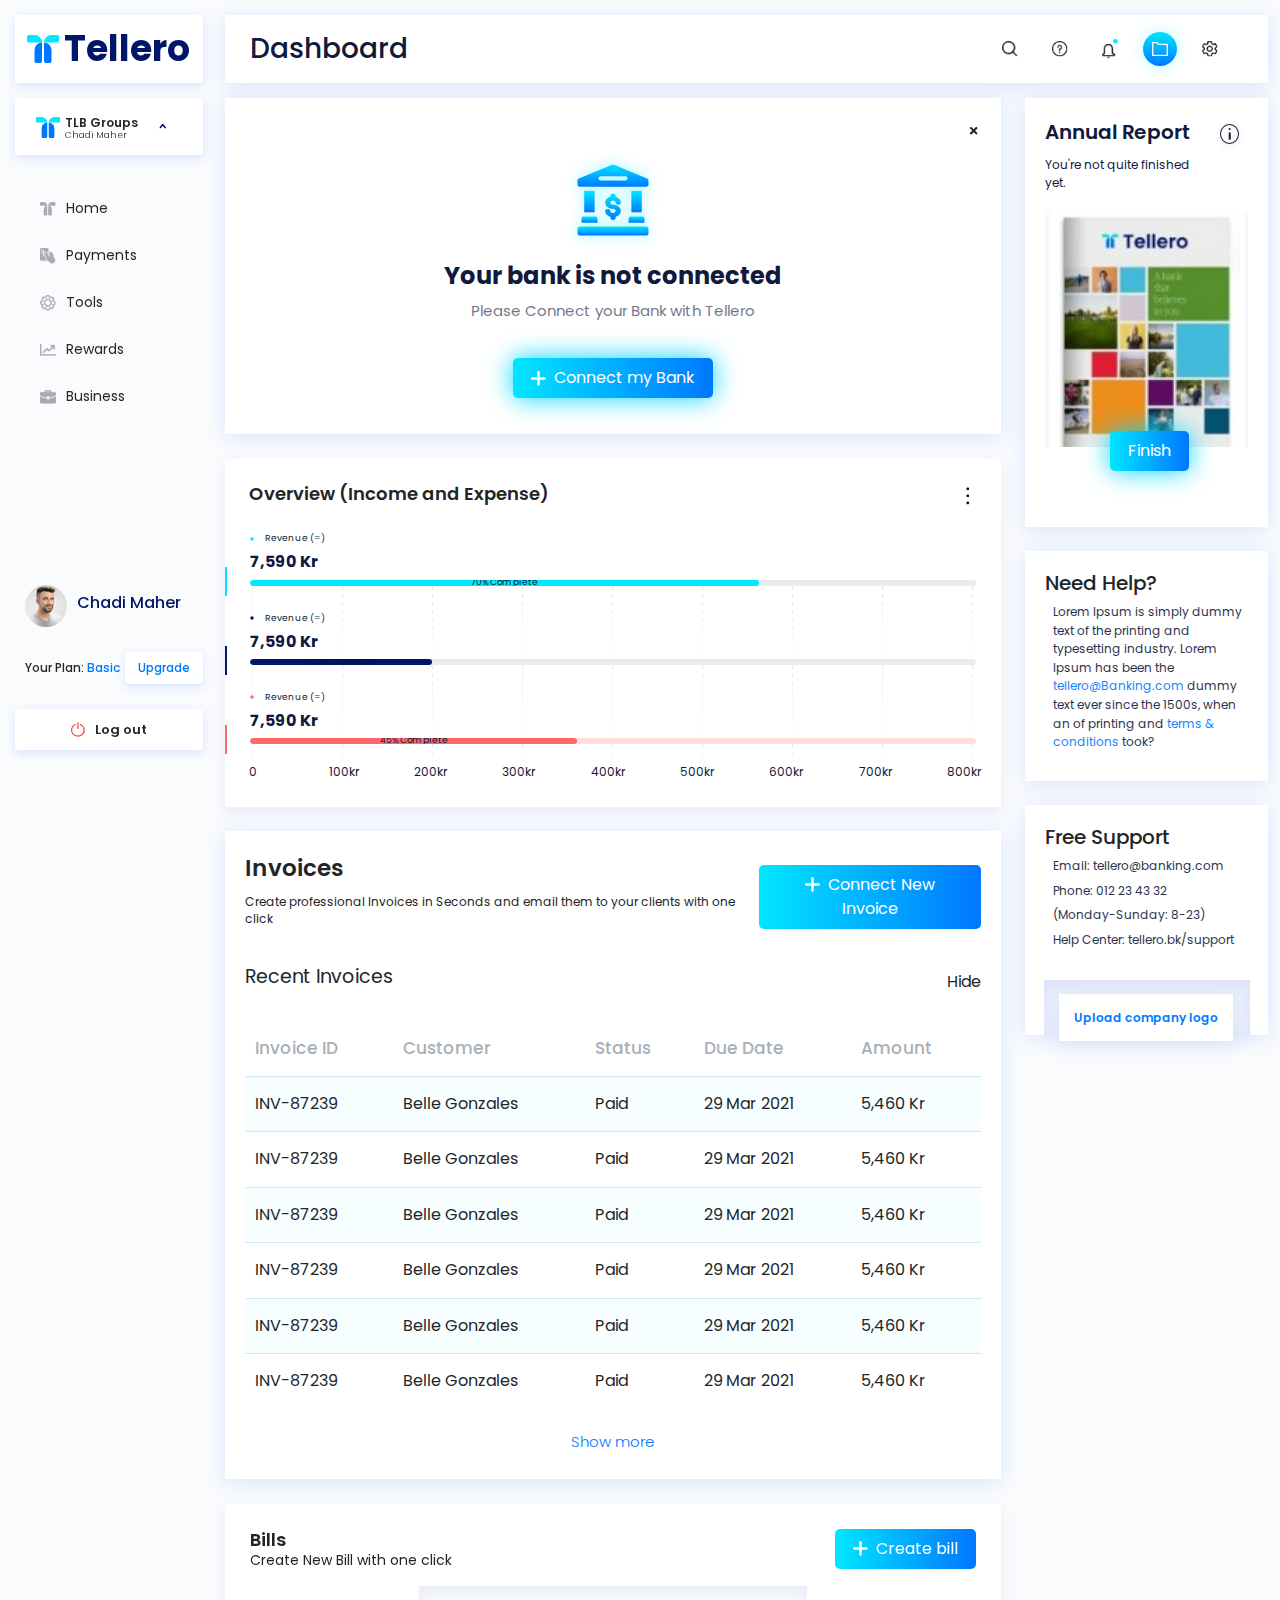
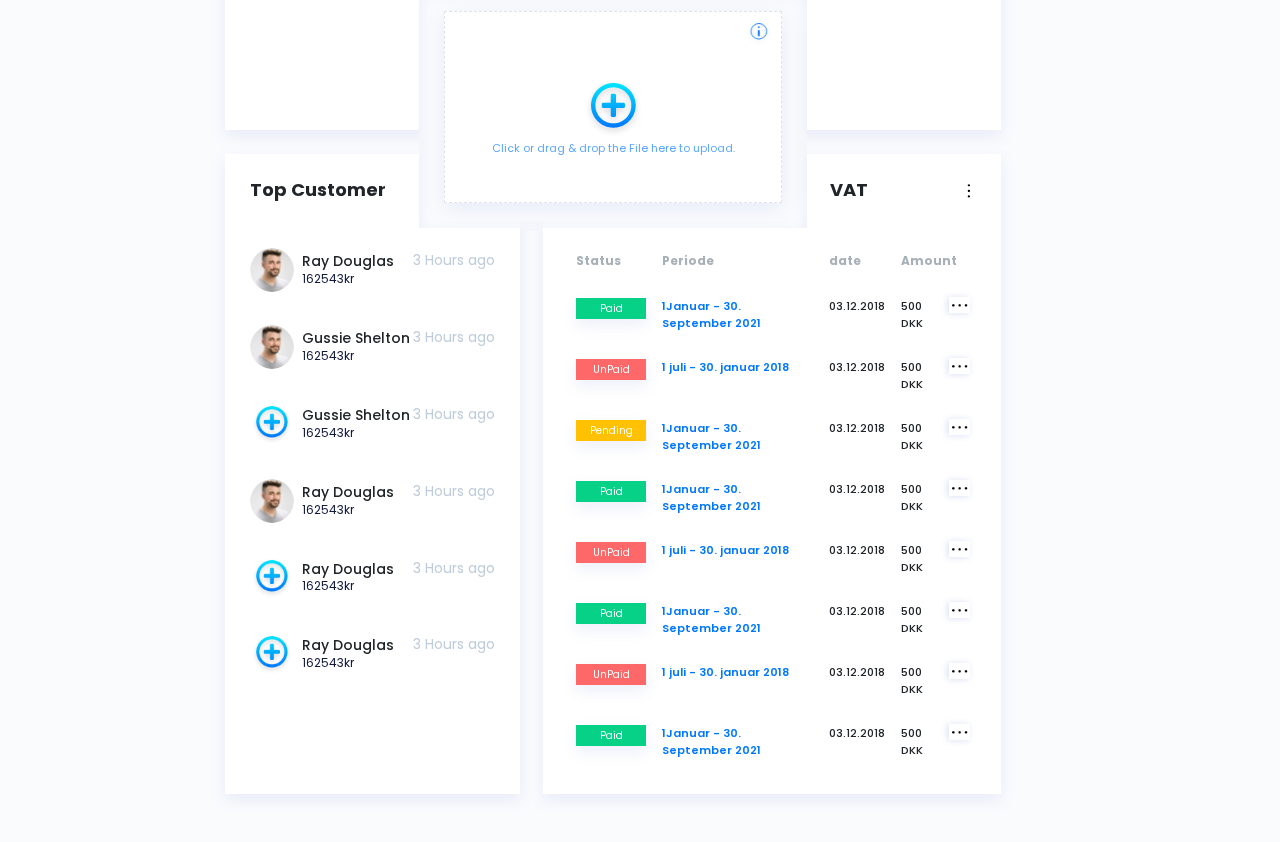
<file: index.html>
<!DOCTYPE html>
<html lang="en">

<head>
    <meta charset="UTF-8">
    <meta http-equiv="X-UA-Compatible" content="IE=edge">
    <meta name="viewport" content="width=device-width, initial-scale=1.0">
    <link rel="stylesheet" href="css/style.css">
    <link rel="stylesheet" href="css/bootstrap.min.css">
    <link
        href="https://fonts.googleapis.com/css2?family=Poppins:ital,wght@0,100;0,200;0,300;0,400;0,500;0,600;0,700;0,800;0,900;1,200;1,300;1,600&display=swap"
        rel="stylesheet">
    <link rel="stylesheet" href="https://pro.fontawesome.com/releases/v5.10.0/css/all.css"
        integrity="sha384-AYmEC3Yw5cVb3ZcuHtOA93w35dYTsvhLPVnYs9eStHfGJvOvKxVfELGroGkvsg+p" crossorigin="anonymous" />
    <title>Tellero</title>
</head>

<body>
    <div class="container-fluid main">
        <div class="row">
            <div class="col-lg-2 col-md-12 p-0">
                <!-- left slide start  -->
                <section class="left-sidebar d-none d-sm-none d-md-block">
                    <div>
                        <div class="logo d-flex justify-content-center align-items-center">
                            <div><img src="images/logo.svg" /></div>
                            <div>
                                <p>Tellero</p>
                            </div>
                        </div>
                        <div class="tbl-container d-flex justify-content-between bg-white position-relative">
                            <div class="d-flex justify-content-center align-items-center">
                                <div><img src="images/logo.svg" /></div>
                                <div class="tlb d-flex flex-column">
                                    <p>TLB Groups</p>
                                    <span>Chadi Maher</span>
                                </div>
                            </div>
                            <div>
                                <div class="dropdown-icon" id="rotate-image">
                                    <img src="images/arrow-down.svg" onclick="toggleDropdown()" />
                                </div>
                                <div id="myDropdown" class="dropdown-content">
                                    <section>
                                        <div class="setting-dropdown d-flex justify-content-center align-items-center">
                                            <div class="inner-setting">
                                                <div
                                                    class="top-container d-flex justify-content-center align-items-center">
                                                    <img src="images/add.png" />
                                                    <h5 class="m-0">Add a business</h5>
                                                </div>
                                                <ul class="nav flex-column">
                                                    <li class="nav-item">
                                                        <a class="nav-link" href="#">Settings</a>
                                                    </li>
                                                    <li class="nav-item">
                                                        <a class="nav-link" href="#">Get Help</a>
                                                    </li>
                                                    <li class="nav-item">
                                                        <a class="nav-link" href="#">Log out</a>
                                                    </li>
                                                </ul>
                                            </div>
                                        </div>
                                    </section>
                                </div>
                            </div>

                        </div>
                        <div class="left-nav">
                            <ul class="nav flex-column">
                                <li class="nav-item">
                                    <a class="nav-link" href="#"> <img src="images/home.png" /><span>Home</span></a>
                                </li>
                                <li class="nav-item">
                                    <a class="nav-link" href="#"> <img
                                            src="images/pyament.png" /><span>Payments</span></a>
                                </li>
                                <li class="nav-item">
                                    <a class="nav-link" href="#"> <img src="images/tool.png" /><span>Tools</span></a>
                                </li>
                                <li class="nav-item">
                                    <a class="nav-link" href="#"> <img
                                            src="images/reward.png" /><span>Rewards</span></a>
                                </li>
                                <li class="nav-item">
                                    <a class="nav-link" href="#"> <img
                                            src="images/bussiness.png" /><span>Business</span></a>
                                </li>
                            </ul>
                        </div>
                        <div class="leftside-bottom">
                            <div class="profile d-flex justify-content-start align-items-center">
                                <div>
                                    <img src="images/profile.png" />
                                </div>
                                <div>
                                    <p>Chadi Maher</p>
                                </div>
                            </div>
                            <div class="plan d-flex justify-content-between align-items-center">
                                <div class="d-flex align-items-center">
                                    <p>Your Plan: </p><span> Basic</span>
                                </div>
                                <div>
                                    <button type="button" class="btn btn-white">Upgrade</button>
                                </div>
                            </div>
                            <div class="logout">
                                <a href="#" class="d-flex justify-content-center align-items-center"><img
                                        src="images/signoff.png" /> Log out</a>
                            </div>
                        </div>
                </section>
                <!-- left side end -->
                <!-- responsive -->
                <section class="d-block d-sm-block d-md-none">
                    <div class="mobile-header">
                        <div class="left-sidebar position-relative w-100">
                            <div class="logo d-flex align-items-center justify-content-between">
                                <div class="d-flex align-items-center">
                                    <div><img src="images/logo.svg" /></div>
                                    <div>
                                        <p>Tellero</p>
                                    </div>
                                </div>
                                <div class="openbtn" onclick="openNav()"><img src="images/humberger.png" /></div>
                            </div>

                            <!-- <div class="tbl-container mobile-tbl d-flex justify-content-between bg-white" id="popUpDown">
                                <div class="d-flex justify-content-center align-items-center">
                                    <div class="tlb d-flex flex-column">
                                        <p>TLB Groups</p>
                                        <span>Chadi Maher</span>
                                    </div>
                                </div>
                                <div>
                                    <img src="images/arrow-down.svg" />
                                </div>
                            </div> -->
                        </div>
                        <!-- <div class="popup-down" id="popup-down">
                            <div class="close-icon" id="close-icon">
                            </div>
                            <section>
                                <div class="setting-popup d-flex justify-content-center align-items-center">
                                    <div class="inner-setting">
                                        <div class="top-container d-flex justify-content-center align-items-center">
                                            <img src="images/add.png" />
                                            <h5 class="m-0">Add a business</h5>
                                        </div>
                                        <ul class="nav flex-column">
                                            <li class="nav-item">
                                                <a class="nav-link" href="#">Settings</a>
                                            </li>
                                            <li class="nav-item">
                                                <a class="nav-link" href="#">Get Help</a>
                                            </li>
                                            <li class="nav-item">
                                                <a class="nav-link" href="#">Log out</a>
                                            </li>
                                        </ul>
                                    </div>
                                </div>
                            </section>
                        </div> -->
                        <div
                            class="humberger-container d-flex justify-content-between align-items-center position-relative">

                            <div>
                                <h5>Dashboard</h5>
                            </div>
                            <div id="navRight"><img src="images/arrow-left.png" /></div>
                            <div id="nav-links" class="position-absolute nav-links">
                                <section>
                                    <div class="icon-nav content-container">
                                        <ul class="nav header justify-content-end">
                                            <li class="nav-item">
                                                <a class="nav-link" aria-current="page" href="#"><img
                                                        src="images/serach.png" /></a>
                                            </li>
                                            <li class="nav-item">
                                                <a class="nav-link" href="#"><img src="/images/information.png" /></a>
                                            </li>
                                            <li class="nav-item">
                                                <a class="nav-link" href="#"><img src="images/Group 2463.png" /></a>
                                            </li>
                                            <li class="nav-item active-icon">
                                                <a class="nav-link active" href="#"><img src="images/folder.svg" /></a>
                                            </li>
                                            <li class="nav-item">
                                                <a class="nav-link" href="#"><img src="images/setting.png" /></a>
                                            </li>
                                        </ul>
                                        <div class="right-icon" id="close-nav">
                                            <img src="images/arrow-right.png" />
                                        </div>
                                    </div>
                                </section>
                            </div>
                        </div>

                        <!-- </div> -->
                        <!-- left slide start  -->
                        <section id="mySidepanel" class="left-sidebar sidepanel">
                            <div class="mobile-sidebar">
                                <div class="closebtn">
                                    <a href="javascript:void(0)" onclick="closeNav()"><img src="images/close.png" /></a>
                                </div>
                                <div>
                                    <div class="logo d-flex align-items-center">
                                        <div><img src="images/logo.svg" /></div>
                                        <div>
                                            <p>Tellero</p>
                                        </div>
                                    </div>
                                    <div>
                                        <div class="tbl-container d-flex justify-content-between bg-white"
                                            onclick="toggleDropdownNav()">
                                            <div class="d-flex justify-content-center align-items-center">
                                                <div><img src="images/logo.svg" /></div>
                                                <div class="tlb d-flex flex-column">
                                                    <p>TLB Groups</p>
                                                    <span>Chadi Maher</span>
                                                </div>
                                            </div>
                                            <div id="rotate-image-m" class="rotate-image-m">
                                                <img src="images/arrow-down.svg" />
                                            </div>
                                        </div>
                                        <div id="myIdDropdown" class="dropdown-content">

                                            <section>
                                                <div
                                                    class="setting-popup d-flex justify-content-center align-items-center">
                                                    <div class="inner-setting">
                                                        <div
                                                            class="top-container d-flex justify-content-center align-items-center">
                                                            <img src="images/add.png" />
                                                            <h5 class="m-0">Add a business</h5>
                                                        </div>
                                                        <ul class="nav flex-column">
                                                            <li class="nav-item">
                                                                <a class="nav-link" href="#">Settings</a>
                                                            </li>
                                                            <li class="nav-item">
                                                                <a class="nav-link" href="#">Get Help</a>
                                                            </li>
                                                            <li class="nav-item">
                                                                <a class="nav-link" href="#">Log out</a>
                                                            </li>
                                                        </ul>
                                                    </div>
                                                </div>
                                            </section>
                                        </div>
                                    </div>
                                </div>
                                <div class="left-nav ">
                                    <ul class="nav flex-column">
                                        <li class="nav-item">
                                            <a class="nav-link" href="#"> <img
                                                    src="images/home.png" /><span>Home</span></a>
                                        </li>
                                        <li class="nav-item">
                                            <a class="nav-link" href="#"> <img
                                                    src="images/pyament.png" /><span>Payments</span></a>
                                        </li>
                                        <li class="nav-item">
                                            <a class="nav-link" href="#"> <img
                                                    src="images/tool.png" /><span>Tools</span></a>
                                        </li>
                                        <li class="nav-item">
                                            <a class="nav-link" href="#"> <img
                                                    src="images/reward.png" /><span>Rewards</span></a>
                                        </li>
                                        <li class="nav-item">
                                            <a class="nav-link" href="#"> <img
                                                    src="images/bussiness.png" /><span>Business</span></a>
                                        </li>
                                    </ul>
                                </div>
                                <div class="leftside-bottom">
                                    <div class="profile d-flex justify-content-start align-items-center">
                                        <div>
                                            <img src="images/profile.png" />
                                        </div>
                                        <div>
                                            <p>Chadi Maher</p>
                                        </div>
                                    </div>
                                    <div class="plan d-flex justify-content-between align-items-center">
                                        <div class="d-flex align-items-center">
                                            <p>Your Plan: </p><span> Basic</span>
                                        </div>
                                        <div>
                                            <button type="button" class="btn btn-white">Upgrade</button>
                                        </div>
                                    </div>
                                    <div class="logout">
                                        <a href="#" class="d-flex justify-content-center align-items-center"><img
                                                src="images/signoff.png" /> Log out</a>
                                    </div>
                                </div>

                            </div>
                        </section>
                        <!-- left side end -->
                </section>
                <!-- responsive -->
            </div>
            <div class="col-lg-10 col-md-12 content-container">
                <!-- section header -->

                <div class="d-none d-sm-none d-md-block">
                    <div class="row header d-flex justify-content-center align-items-center ">
                        <div class="col-md-8">
                            <div>
                                <h1>Dashboard</h1>
                            </div>
                        </div>
                        <div class="col-md-4">
                            <ul class="nav header-nav justify-content-end">
                                <li class="nav-item">
                                    <a class="nav-link" aria-current="page" href="#"><img src="images/serach.png" /></a>
                                </li>
                                <li class="nav-item">
                                    <a class="nav-link" href="#"><img src="images/information.png" /></a>
                                </li>
                                <li class="nav-item">
                                    <a class="nav-link" href="#"><img src="images/Group 2463.png" /></a>
                                </li>
                                <li class="nav-item ">
                                    <a class="nav-link active" href="#"><img src="images/folder.svg" /></a>
                                </li>
                                <li class="nav-item">
                                    <a class="nav-link" href="#"><img src="images/setting.png" /></a>
                                </li>

                            </ul>
                        </div>
                    </div>
                </div>
                <!-- section header end -->
                <div class="row">
                    <div class="col-md-9">
                        <!-- bank section start  -->
                        <section class="bank-container content-box">
                            <div class="d-flex justify-content-end">
                                <div><img src="images/smallcross.png" /></div>
                            </div>
                            <div class="d-flex justify-content-center align-items-center flex-column">
                                <div><img src="images/bank.png" /></div>
                                <div class="bank-content">
                                    <h5>Your bank is not connected</h5>
                                    <p>Please Connect your Bank with Tellero</p>
                                </div>
                                <div>
                                    <button class="btn-custom btn-shadow my-3"><img src="images/plus.png"
                                            alt=""><span>Connect my
                                            Bank</span></button>
                                </div>
                            </div>
                        </section>
                        <!-- bank section end  -->
                        <section class="right-sidebar mb-4 d-block d-sm-block d-md-none">
                            <div class="box-image ">
                                <div class="d-flex justify-content-between">
                                    <div class="right-top">
                                        <h5>Annual Report</h5>
                                        <p>You're not quite finished yet.</p>
                                    </div>
                                    <div><img src="images/info.png" /></div>
                                </div>
                                <div class="portfolio-image position-relative">
                                    <div class="demo">
                                        <img src="images/demoimage.jpg" />
                                    </div>
                                    <div class="finish">
                                        <button class="btn-custom btn-shadow"><span>Finish</span></button>
                                    </div>
                                </div>
                            </div>
                        </section>
                        <!-- income and expense start-->
                        <section class="bg-white shadow-common pb-4 mb-4">
                            <div>
                                <div class="d-flex expense-head justify-content-between headings pb-2 px-4 pt-4">
                                    <div>
                                        <h6>Overview (Income and Expense)</h6>
                                    </div>
                                    <div>
                                        <img src="./images/dots.png">
                                    </div>
                                </div>
                                <div>
                                    <!-- progress bar -->
                                    <div class="progress-single revenue">
                                        <div>
                                            <div class="primary-svg">
                                                <svg xmlns="http://www.w3.org/2000/svg" width="18" height="18"
                                                    fill="currentColor" class="bi bi-dot" viewBox="0 0 16 16">
                                                    <path d="M8 9.5a1.5 1.5 0 1 0 0-3 1.5 1.5 0 0 0 0 3z" />
                                                </svg>
                                                <span>Revenue (=)</span>
                                            </div>
                                        </div>
                                        <div class="position-relative">
                                            <h6>7,590 Kr</h6>
                                            <div class="progress">
                                                <div class="progress-bar" role="progressbar" aria-valuenow="70"
                                                    aria-valuemin="0" aria-valuemax="100" style="width:70%">
                                                    <span class="sr-only">70% Complete</span>
                                                </div>
                                            </div>
                                            <div
                                                class="d-flex justify-content-between position-absolute w-100 line-settings">
                                                <div class="line"></div>
                                                <div class="line"></div>
                                                <div class="line"></div>
                                                <div class="line"></div>
                                                <div class="line"></div>
                                                <div class="line"></div>
                                                <div class="line"></div>
                                                <div class="line"></div>
                                                <div class="line"></div>
                                            </div>
                                        </div>
                                    </div>
                                    <!-- progress bar  -->
                                    <!-- progress bar -->
                                    <div class="progress-single expenses">
                                        <div>
                                            <div class="primary-svg">
                                                <svg xmlns="http://www.w3.org/2000/svg" width="18" height="18"
                                                    fill="currentColor" class="bi bi-dot" viewBox="0 0 16 16">
                                                    <path d="M8 9.5a1.5 1.5 0 1 0 0-3 1.5 1.5 0 0 0 0 3z" />
                                                </svg>
                                                <span>Revenue (=)</span>
                                            </div>
                                        </div>
                                        <div class="position-relative">
                                            <h6>7,590 Kr</h6>
                                            <div class="progress">
                                                <div class="progress-bar" role="progressbar" aria-valuenow="25"
                                                    aria-valuemin="0" aria-valuemax="100" style="width:25%">
                                                    <span class="sr-only">25% Complete</span>
                                                </div>
                                            </div>
                                            <div
                                                class="d-flex justify-content-between position-absolute w-100 line-settings">
                                                <div class="line"></div>
                                                <div class="line"></div>
                                                <div class="line"></div>
                                                <div class="line"></div>
                                                <div class="line"></div>
                                                <div class="line"></div>
                                                <div class="line"></div>
                                                <div class="line"></div>
                                                <div class="line"></div>
                                            </div>
                                        </div>
                                    </div>
                                    <!-- progress bar  -->
                                    <!-- progress bar -->
                                    <div class="progress-single loss">
                                        <div>
                                            <div class="primary-svg">
                                                <svg xmlns="http://www.w3.org/2000/svg" width="18" height="18"
                                                    fill="currentColor" class="bi bi-dot" viewBox="0 0 16 16">
                                                    <path d="M8 9.5a1.5 1.5 0 1 0 0-3 1.5 1.5 0 0 0 0 3z" />
                                                </svg>
                                                <span>Revenue (=)</span>
                                            </div>
                                        </div>
                                        <div class="position-relative">
                                            <h6>7,590 Kr</h6>
                                            <div class="progress">
                                                <div class="progress-bar" role="progressbar" aria-valuenow="45"
                                                    aria-valuemin="0" aria-valuemax="100" style="width:45%">
                                                    <span class="sr-only">45% Complete</span>
                                                </div>
                                            </div>
                                            <div
                                                class="d-flex justify-content-between position-absolute w-100 line-settings">
                                                <div class="line"></div>
                                                <div class="line"></div>
                                                <div class="line"></div>
                                                <div class="line"></div>
                                                <div class="line"></div>
                                                <div class="line"></div>
                                                <div class="line"></div>
                                                <div class="line"></div>
                                                <div class="line"></div>
                                            </div>
                                        </div>
                                    </div>
                                    <!-- progress bar  -->
                                </div>
                                <!-- scale  start -->
                                <div class="scale">
                                    <ul class="nav d-flex justify-content-between">
                                        <li>0</li>
                                        <li>100kr</li>
                                        <li>200kr</li>
                                        <li>300kr</li>
                                        <li>400kr</li>
                                        <li>500kr</li>
                                        <li>600kr</li>
                                        <li>700kr</li>
                                        <li>800kr</li>
                                    </ul>
                                </div>
                                <!-- scale end -->
                            </div>
                        </section>
                        <!-- income and expense end-->
                        <!-- invoice section start  -->
                        <section class="content-box d-none d-sm-none d-md-block">
                            <div class="invoice">
                                <div class="d-flex justify-content-between align-items-center">
                                    <div>
                                        <h5>Invoices</h5>
                                        <p>Create professional Invoices in Seconds and email them to your clients with
                                            one click</p>
                                    </div>
                                    <div>
                                        <button class="btn-custom "><img src="images/plus.png" alt=""><span>Connect New
                                                Invoice</span></button>
                                    </div>
                                </div>
                                <div class=" hide-container d-flex justify-content-between align-items-center">
                                    <h5>Recent Invoices</h5>
                                    <span>Hide</span>
                                </div>
                                <table class="table table-striped custom-table">
                                    <thead>
                                        <tr>
                                            <th scope="col">Invoice ID</th>
                                            <th scope="col">Customer</th>
                                            <th scope="col">Status</th>
                                            <th scope="col">Due Date</th>
                                            <th scope="col">Amount</th>
                                        </tr>
                                    </thead>
                                    <tbody>
                                        <tr>
                                            <td>INV-87239</th>
                                            <td>Belle Gonzales</td>
                                            <td>Paid</td>
                                            <td>29 Mar 2021</td>
                                            <td>5,460 Kr</td>
                                        </tr>
                                        <tr>
                                            <td>INV-87239</th>
                                            <td>Belle Gonzales</td>
                                            <td>Paid</td>
                                            <td>29 Mar 2021</td>
                                            <td>5,460 Kr</td>
                                        </tr>
                                        <tr>
                                            <td>INV-87239</th>
                                            <td>Belle Gonzales</td>
                                            <td>Paid</td>
                                            <td>29 Mar 2021</td>
                                            <td>5,460 Kr</td>
                                        </tr>
                                        <tr>
                                            <td>INV-87239</th>
                                            <td>Belle Gonzales</td>
                                            <td>Paid</td>
                                            <td>29 Mar 2021</td>
                                            <td>5,460 Kr</td>
                                        </tr>
                                        <tr>
                                            <td>INV-87239</th>
                                            <td>Belle Gonzales</td>
                                            <td>Paid</td>
                                            <td>29 Mar 2021</td>
                                            <td>5,460 Kr</td>
                                        </tr>
                                        <tr>
                                            <td>INV-87239</th>
                                            <td>Belle Gonzales</td>
                                            <td>Paid</td>
                                            <td>29 Mar 2021</td>
                                            <td>5,460 Kr</td>
                                        </tr>
                                    </tbody>
                                </table>
                                <div class="show-more d-flex justify-content-center align-items-center">
                                    <a href="#">Show more</a>
                                </div>
                            </div>
                        </section>
                        <!-- invoice section res start  -->
                        <section class="content-box d-block d-sm-block d-md-none">
                            <div class="invoice mob-invoice">
                                <div class="invoice-inner d-flex justify-content-center align-items-center flex-wrap">
                                    <div>
                                        <h5>Invoices</h5>
                                        <p>Create professional Invoices in Seconds and email them to your clients with
                                            one click</p>
                                    </div>
                                    <div class="d-flex justify-content-center align-items-center">
                                        <button class="btn-custom "><img src="images/plus.png" alt=""><span>Connect New
                                                Invoice</span></button>
                                    </div>
                                </div>
                                <div class=" hide-container d-flex justify-content-between align-items-center">
                                    <h5>Recent Invoices</h5>
                                    <span>Hide</span>
                                </div>
                                <table class="table table-striped custom-table">
                                    <thead>
                                        <tr>
                                            <th scope="col">Invoice ID /<br>Customer</th>
                                            <th scope="col">Status /<br>Due Date</th>
                                            <th scope="col">Amount</th>
                                        </tr>
                                    </thead>
                                    <tbody>
                                        <tr>
                                            <td>INV-87239 /<br> Belle Gonzales</th>
                                            <td>Paid /<br>29 Mar 2021</td>
                                            <td>5,460 Kr</td>
                                        </tr>
                                        <tr>
                                            <td>INV-87239 /<br> Belle Gonzales</th>
                                            <td>Paid /<br>29 Mar 2021</td>
                                            <td>5,460 Kr</td>
                                        </tr>
                                        <tr>
                                            <td>INV-87239 /<br> Belle Gonzales</th>
                                            <td>Paid /<br>29 Mar 2021</td>
                                            <td>5,460 Kr</td>
                                        </tr>
                                        <tr>
                                            <td>INV-87239 /<br> Belle Gonzales</th>
                                            <td>Paid /<br>29 Mar 2021</td>
                                            <td>5,460 Kr</td>
                                        </tr>
                                        <tr>
                                            <td>INV-87239 /<br> Belle Gonzales</th>
                                            <td>Paid /<br>29 Mar 2021</td>
                                            <td>5,460 Kr</td>
                                        </tr>
                                        <tr>
                                            <td>INV-87239 /<br> Belle Gonzales</th>
                                            <td>Paid /<br>29 Mar 2021</td>
                                            <td>5,460 Kr</td>
                                        </tr>

                                    </tbody>
                                </table>
                                <div class="show-more d-flex justify-content-center align-items-center">
                                    <a href="#">Show more</a>
                                </div>
                            </div>
                        </section>
                        <!-- invoice section res end  -->
                        <!-- invoice section end  -->
                        <!-- bill section start  -->
                        <section class="bill-section position-relative">
                            <div class="d-flex justify-content-between bill-top shadow-common headings custom-p-25">
                                <div>
                                    <h6>Bills</h6>
                                    <p>Create New Bill with one click</p>
                                </div>
                                <div>
                                    <button class="btn-custom"><img src="images/plus.png" alt=""><span>Create
                                            bill</span></button>
                                </div>
                            </div>
                            <div class="mid-container w-100 d-flex justify-content-center position-absolute">
                                <div>
                                    <div class="mid-content">
                                        <div class="d-flex justify-content-end set-image">
                                            <div><img src="./images/detail.png" /></div>
                                        </div>
                                        <div class="d-flex justify-content-center align-items-center upload-file">
                                            <div>
                                                <div class="d-flex justify-content-center"><img
                                                        src="./images/upload.png" /></div>
                                                <div class="add-file">
                                                    <p>Click or drag & drop the File here to upload.</p>
                                                </div>
                                            </div>
                                        </div>
                                    </div>
                                    <hr />
                                </div>
                            </div>
                            <div class="foot-container d-flex justify-content-center mt-4 ">
                                <div class="d-flex justify-content-between flex-wrap w-100 custom-width">
                                    <div class="bg-white heading-bold custom-p-25 shadow-common">
                                        <div class="mb-4">
                                            <h6 class="font-weight-bold">Top Customer</h6>
                                        </div>
                                        <!-- profile container start  -->
                                        <div class="d-flex justify-content-between pb-2 pt-4">
                                            <div class="d-flex">
                                                <div class="rounded-circle image-circle">
                                                    <img src="./images/men.png" />
                                                </div>
                                                <div class="profile-name">
                                                    <h6 class="mb-0">Ray Douglas</h6>
                                                    <p class="mb-0">162543kr</p>
                                                </div>
                                            </div>
                                            <div><span class="fs-14 c-gray">3 Hours ago</span></div>
                                        </div>
                                        <!-- profile container end -->
                                        <!-- profile container start  -->
                                        <div class="d-flex justify-content-between pb-2 pt-4">
                                            <div class="d-flex">
                                                <div class="rounded-circle image-circle">
                                                    <img src="./images/men.png" />
                                                </div>
                                                <div class="profile-name">
                                                    <h6 class="mb-0">Gussie Shelton</h6>
                                                    <p class="mb-0">162543kr</p>
                                                </div>
                                            </div>
                                            <div><span class="fs-14 c-gray">3 Hours ago</span></div>
                                        </div>
                                        <!-- profile container end -->
                                        <!-- profile container start  -->
                                        <div class="d-flex justify-content-between pb-2 pt-4">
                                            <div class="d-flex">
                                                <div class="rounded-circle image-circle">
                                                    <img src="./images/upload.png" />
                                                </div>
                                                <div class="profile-name">
                                                    <h6 class="mb-0">Gussie Shelton</h6>
                                                    <p class="mb-0">162543kr</p>
                                                </div>
                                            </div>
                                            <div><span class="fs-14 c-gray">3 Hours ago</span></div>
                                        </div>
                                        <!-- profile container end -->
                                        <!-- profile container start  -->
                                        <div class="d-flex justify-content-between pb-2 pt-4">
                                            <div class="d-flex">
                                                <div class="rounded-circle image-circle">
                                                    <img src="./images/men.png" />
                                                </div>
                                                <div class="profile-name">
                                                    <h6 class="mb-0">Ray Douglas</h6>
                                                    <p class="mb-0">162543kr</p>
                                                </div>
                                            </div>
                                            <div><span class="fs-14 c-gray">3 Hours ago</span></div>
                                        </div>
                                        <!-- profile container end -->
                                        <!-- profile container start  -->
                                        <div class="d-flex justify-content-between pb-2 pt-4">
                                            <div class="d-flex">
                                                <div class="rounded-circle image-circle">
                                                    <img src="./images/upload.png" />
                                                </div>
                                                <div class="profile-name">
                                                    <h6 class="mb-0">Ray Douglas</h6>
                                                    <p class="mb-0">162543kr</p>
                                                </div>
                                            </div>
                                            <div><span class="fs-14 c-gray">3 Hours ago</span></div>
                                        </div>
                                        <!-- profile container end -->
                                        <!-- profile container start  -->
                                        <div class="d-flex justify-content-between pb-2 pt-4">
                                            <div class="d-flex">
                                                <div class="rounded-circle image-circle">
                                                    <img src="./images/upload.png" />
                                                </div>
                                                <div class="profile-name">
                                                    <h6 class="mb-0">Ray Douglas</h6>
                                                    <p class="mb-0">162543kr</p>
                                                </div>
                                            </div>
                                            <div><span class="fs-14 c-gray">3 Hours ago</span></div>
                                        </div>
                                        <!-- profile container end -->
                                    </div>
                                    <!-- mobile responsive -->
                                    <div class="bg-white custom-p-25 pb-0 shadow-common d-none d-sm-none d-md-block">
                                        <div class="d-flex justify-content-end">
                                            <div
                                                class="bg-white heading-bold mb-4 d-flex justify-content-between w-set ">
                                                <div>
                                                    <h6 class="font-weight-bold">VAT</h6>
                                                </div>
                                                <div><img src="./images/dots.png" /></div>
                                            </div>
                                        </div>
                                        <!-- table -->
                                        <div class="table-section ">
                                            <table class="table borderless">
                                                <thead>
                                                    <tr>
                                                        <th scope="col">Status</th>
                                                        <th scope="col">Periode</th>
                                                        <th scope="col">date</th>
                                                        <th scope="col">Amount</th>
                                                    </tr>
                                                </thead>
                                                <tbody>
                                                    <tr>
                                                        <td><button class="btn btn-table btn-table-green">Paid</button>
                                                        </td>
                                                        <td class="blue-color">1Januar - 30. September 2021</td>
                                                        <td>03.12.2018</td>
                                                        <td>
                                                            <div
                                                                class="d-flex justify-content-between position-relative dots-table">
                                                                <div>500 DKK</div>
                                                                <div><img src="./images/dots.png" /></div>
                                                            </div>
                                                        </td>
                                                    </tr>
                                                    <tr>
                                                        <td><button class="btn btn-table btn-table-pink">UnPaid</button>
                                                        </td>
                                                        <td class="blue-color">1 juli - 30. januar 2018</td>
                                                        <td>03.12.2018</td>
                                                        <td>
                                                            <div
                                                                class="d-flex justify-content-between position-relative dots-table">
                                                                <div>500 DKK</div>
                                                                <div><img src="./images/dots.png" /></div>
                                                            </div>
                                                        </td>
                                                    </tr>
                                                    <tr>
                                                        <td><button
                                                                class="btn btn-table btn-table-yellow">Pending</button>
                                                        </td>
                                                        <td class="blue-color">1Januar - 30. September 2021</td>
                                                        <td>03.12.2018</td>
                                                        <td>
                                                            <div
                                                                class="d-flex justify-content-between position-relative dots-table">
                                                                <div>500 DKK</div>
                                                                <div><img src="./images/dots.png" /></div>
                                                            </div>
                                                        </td>
                                                    </tr>
                                                    <tr>
                                                        <td><button class="btn btn-table btn-table-green">Paid</button>
                                                        </td>
                                                        <td class="blue-color">1Januar - 30. September 2021</td>
                                                        <td>03.12.2018</td>
                                                        <td>
                                                            <div
                                                                class="d-flex justify-content-between position-relative dots-table">
                                                                <div>500 DKK</div>
                                                                <div><img src="./images/dots.png" /></div>
                                                            </div>
                                                        </td>
                                                    </tr>
                                                    <tr>
                                                        <td><button class="btn btn-table btn-table-pink">UnPaid</button>
                                                        </td>
                                                        <td class="blue-color">1 juli - 30. januar 2018</td>
                                                        <td>03.12.2018</td>
                                                        <td>
                                                            <div
                                                                class="d-flex justify-content-between position-relative dots-table">
                                                                <div>500 DKK</div>
                                                                <div><img src="./images/dots.png" /></div>
                                                            </div>
                                                        </td>
                                                    </tr>
                                                    <tr>
                                                        <td><button class="btn btn-table btn-table-green">Paid</button>
                                                        </td>
                                                        <td class="blue-color">1Januar - 30. September 2021</td>
                                                        <td>03.12.2018</td>
                                                        <td>
                                                            <div
                                                                class="d-flex justify-content-between position-relative dots-table">
                                                                <div>500 DKK</div>
                                                                <div><img src="./images/dots.png" /></div>
                                                            </div>
                                                        </td>
                                                    </tr>
                                                    <tr>
                                                        <td><button class="btn btn-table btn-table-pink">UnPaid</button>
                                                        </td>
                                                        <td class="blue-color">1 juli - 30. januar 2018</td>
                                                        <td>03.12.2018</td>
                                                        <td>
                                                            <div
                                                                class="d-flex justify-content-between position-relative dots-table">
                                                                <div>500 DKK</div>
                                                                <div><img src="./images/dots.png" /></div>
                                                            </div>
                                                        </td>
                                                    </tr>
                                                    <tr>
                                                        <td><button class="btn btn-table btn-table-green">Paid</button>
                                                        </td>
                                                        <td class="blue-color">1Januar - 30. September 2021</td>
                                                        <td>03.12.2018</td>
                                                        <td>
                                                            <div
                                                                class="d-flex justify-content-between position-relative dots-table">
                                                                <div>500 DKK</div>
                                                                <div><img src="./images/dots.png" /></div>
                                                            </div>
                                                        </td>
                                                    </tr>

                                                </tbody>
                                            </table>
                                        </div>
                                        <!-- table -->
                                    </div>
                                    <div
                                        class="bg-white mt-4 mb-0 shadow-common d-block d-md-none d-lg-none w-100 px-3 pt-4 pb-2">
                                        <!-- mobile reponsive -->
                                        <div>
                                            <div class="d-flex justify-content-between w-100">
                                                <div class="bg-white heading-bold d-flex justify-content-between w-100">
                                                    <div>
                                                        <h6 class="font-weight-bold">VAT</h6>
                                                    </div>
                                                    <div><img src="./images/dots.png" /></div>
                                                </div>
                                            </div>
                                        </div>
                                        <!-- mobile reponsive -->
                                        <!-- table reponsive-->
                                        <div class="table-section">
                                            <table class="table borderless">
                                                <thead>
                                                    <tr>
                                                        <th scope="col">Status / Periode </th>
                                                        <th scope="col">Amount / date</th>
                                                    </tr>
                                                </thead>
                                                <tbody>
                                                    <tr>
                                                        <td>
                                                            <div class="blue-color">1Januar - 30. September 2021 /</div>
                                                            <div>03.12.2018</div>
                                                        </td>
                                                        <td>
                                                            <div
                                                                class="d-flex justify-content-between position-relative dots-table">
                                                                <div>500 DKK</div>
                                                                <div><img src="./images/dots.png" /></div>
                                                            </div>
                                                            <button
                                                                class="btn btn-table-res btn-table-green">Paid</button>
                                                        </td>
                                                    </tr>
                                                    <tr>
                                                        <td>
                                                            <div class="blue-color">1 juli - 30. januar 2018 /</div>
                                                            <div>03.12.2018</div>
                                                        </td>
                                                        <td>
                                                            <div
                                                                class="d-flex justify-content-between position-relative dots-table">
                                                                <div>500 DKK</div>
                                                                <div><img src="./images/dots.png" /></div>
                                                            </div>
                                                            <button
                                                                class="btn btn-table-res btn-table-pink">unPaid</button>
                                                        </td>
                                                    </tr>
                                                    <tr>
                                                        <td>
                                                            <div class="blue-color">1 april - 30. September 2018 /</div>
                                                            <div>03.12.2018</div>
                                                        </td>
                                                        <td>
                                                            <div
                                                                class="d-flex justify-content-between position-relative dots-table">
                                                                <div>500 DKK</div>
                                                                <div><img src="./images/dots.png" /></div>
                                                            </div>
                                                            <button
                                                                class="btn btn-table-res btn-table-yellow">pending</button>
                                                        </td>
                                                    </tr>
                                                    <tr>
                                                        <td>
                                                            <div class="blue-color">1Januar - 30. September 2021 /</div>
                                                            <div>03.12.2018</div>
                                                        </td>
                                                        <td>
                                                            <div
                                                                class="d-flex justify-content-between position-relative dots-table">
                                                                <div>500 DKK</div>
                                                                <div><img src="./images/dots.png" /></div>
                                                            </div>
                                                            <button
                                                                class="btn btn-table-res btn-table-green">Paid</button>
                                                        </td>
                                                    </tr>
                                                    <tr>
                                                        <td>
                                                            <div class="blue-color">1 juli - 30. januar 2018 /</div>
                                                            <div>03.12.2018</div>
                                                        </td>
                                                        <td>
                                                            <div
                                                                class="d-flex justify-content-between position-relative dots-table">
                                                                <div>500 DKK</div>
                                                                <div><img src="./images/dots.png" /></div>
                                                            </div>
                                                            <button
                                                                class="btn btn-table-res btn-table-pink">unPaid</button>
                                                        </td>
                                                    </tr>
                                                    <tr>
                                                        <td>
                                                            <div class="blue-color">1 april - 30. September 2018 /</div>
                                                            <div>03.12.2018</div>
                                                        </td>
                                                        <td>
                                                            <div
                                                                class="d-flex justify-content-between position-relative dots-table">
                                                                <div>500 DKK</div>
                                                                <div><img src="./images/dots.png" /></div>
                                                            </div>
                                                            <button
                                                                class="btn btn-table-res btn-table-yellow">pending</button>
                                                        </td>
                                                    </tr>
                                                    <tr>
                                                        <td>
                                                            <div class="blue-color">1Januar - 30. September 2021 /</div>
                                                            <div>03.12.2018</div>
                                                        </td>
                                                        <td>
                                                            <div
                                                                class="d-flex justify-content-between position-relative dots-table">
                                                                <div>500 DKK</div>
                                                                <div><img src="./images/dots.png" /></div>
                                                            </div>
                                                            <button
                                                                class="btn btn-table-res btn-table-green">Paid</button>
                                                        </td>
                                                    </tr>
                                                    <tr>
                                                        <td>
                                                            <div class="blue-color">1 juli - 30. januar 2018 /</div>
                                                            <div>03.12.2018</div>
                                                        </td>
                                                        <td>
                                                            <div
                                                                class="d-flex justify-content-between position-relative dots-table">
                                                                <div>500 DKK</div>
                                                                <div><img src="./images/dots.png" /></div>
                                                            </div>
                                                            <button
                                                                class="btn btn-table-res btn-table-pink">unPaid</button>
                                                        </td>
                                                    </tr>
                                                    <tr>
                                                        <td>
                                                            <div class="blue-color">1 april - 30. September 2018 /</div>
                                                            <div>03.12.2018</div>
                                                        </td>
                                                        <td>
                                                            <div
                                                                class="d-flex justify-content-between position-relative dots-table">
                                                                <div>500 DKK</div>
                                                                <div><img src="./images/dots.png" /></div>
                                                            </div>
                                                            <button
                                                                class="btn btn-table-res btn-table-yellow">pending</button>
                                                        </td>
                                                    </tr>
                                                </tbody>
                                            </table>
                                        </div>
                                        <!-- table reponsive-->
                                    </div>
                                </div>
                            </div>
                        </section>
                        <!-- bill section end -->
                    </div>
                    <div class="col-md-3">
                        <!-- section right side start  -->
                        <section class="right-sidebar">
                            <div class="box-image d-block d-none d-sm-none d-md-block">
                                <div class="d-flex justify-content-between">
                                    <div class="right-top">
                                        <h5>Annual Report</h5>
                                        <p>You're not quite finished yet.</p>
                                    </div>
                                    <div><img src="images/info.png" /></div>
                                </div>
                                <div class="portfolio-image position-relative">
                                    <div class="demo">
                                        <img src="images/demoimage.jpg" />
                                    </div>
                                    <div class="finish">
                                        <button class="btn-custom btn-shadow"><span>Finish</span></button>
                                    </div>
                                </div>
                            </div>
                            <div class="box-container mt-4">
                                <div class="d-flex justify-content-start">
                                    <div class="right-top help">
                                        <h5>Need Help?</h5>
                                        <p>Lorem Ipsum is simply dummy text of the printing and typesetting industry.
                                            Lorem Ipsum has been the <a href="#">tellero@Banking.com</a> dummy text ever
                                            since the 1500s, when an of printing and <a href="#">terms & conditions</a>
                                            took?</p>
                                    </div>
                                </div>
                            </div>
                            <div class="position-relative">
                                <div class="box-container mt-4 ">
                                    <div class="d-flex justify-content-start">
                                        <div class="right-top help">
                                            <h5>Free Support</h5>
                                            <p>Email: tellero@banking.com</p>
                                            <p>Phone: 012 23 43 32 </p>
                                            <p>(Monday-Sunday: 8-23)</p>
                                            <p>Help Center: tellero.bk/support</p>
                                        </div>
                                    </div>
                                </div>
                                <div class="company-logo d-flex justify-content-center align-items-center ">
                                    <div> <a href="#">Upload company logo</a></div>
                                </div>
                            </div>
                        </section>
                        <!-- section right side end -->
                    </div>
                </div>
            </div>
        </div>
    </div>
    <script src="js/custom.js"></script>
    <script src="js/jquery-3.6.0.js"></script>
    <script src="js/bootstrap.min.js"></script>
</body>

</html>

</html>

</html>
</div>
<script src="js/custom.js"></script>
<script src="js/jquery-3.6.0.js"></script>
<script src="js/bootstrap.min.js"></script>
</body>

</html>

</html>

</html>
</file>
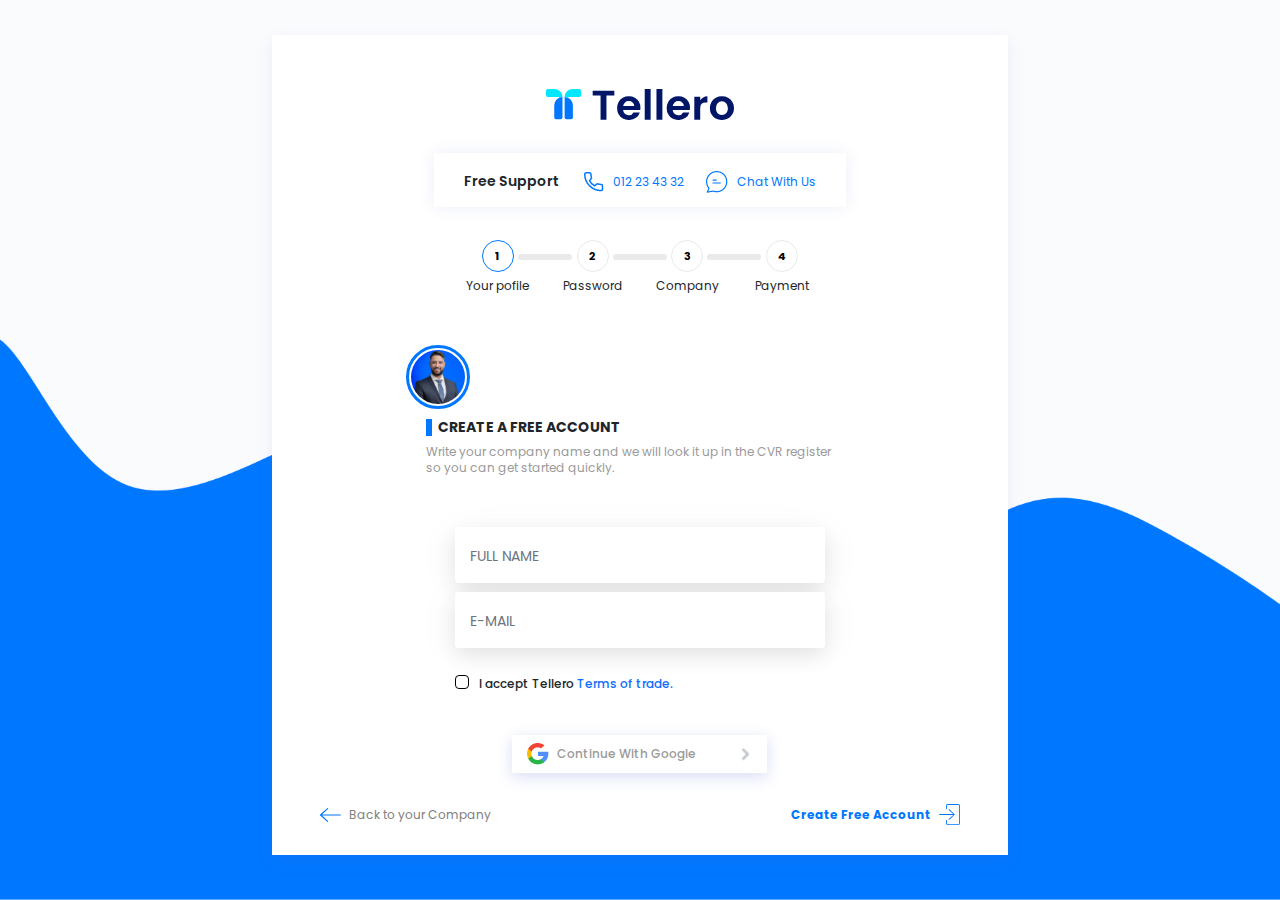
<file: account.html>
<!DOCTYPE html>
<html lang="en">

<head>
    <meta charset="UTF-8">
    <meta http-equiv="X-UA-Compatible" content="IE=edge">
    <meta name="viewport" content="width=device-width, initial-scale=1.0">
    <link rel="stylesheet" href="css/style.css">
    <link rel="stylesheet" href="css/bootstrap.min.css">
    <link
        href="https://fonts.googleapis.com/css2?family=Poppins:ital,wght@0,100;0,200;0,300;0,400;0,500;0,600;0,700;0,800;0,900;1,200;1,300;1,600&display=swap"
        rel="stylesheet">
    <link rel="stylesheet" href="https://pro.fontawesome.com/releases/v5.10.0/css/all.css"
        integrity="sha384-AYmEC3Yw5cVb3ZcuHtOA93w35dYTsvhLPVnYs9eStHfGJvOvKxVfELGroGkvsg+p" crossorigin="anonymous" />
    <title>Account</title>
</head>
<body>
<section class="bg-image" style="background-image: url('./images/Mask1.png');">
    <div class="container d-flex justify-content-center">
        <div class="signUp-main shadow-common">
            <!-- header section  -->
            <div class="d-flex justify-content-center align-items-center account-logo">
                <img src="images/logo-img.svg" />
            </div>
            <div class="account-list d-flex justify-content-center ">
                <div class="d-flex justify-content-between shadow-list align-items-center">
                    <div>
                        <h6>Free Support</h6>
                    </div>
                    <div>
                        <ul class="nav d-flex justify-content-between">
                            <li>
                                <img src="images/call.png" alt="">
                                <a>012 23 43 32</a>
                            </li>
                            <li>
                                <img src="images/chat.png" alt="">
                                <a>Chat With Us</a>
                            </li>
                        </ul>
                    </div>
                </div>
            </div>
            <!-- header section  -->
            <!-- step section  -->
            <div class="steps">
                <div class="d-flex justify-content-center w-100">
                    <ul class="nav d-flex justify-content-between">
                        <li class="d-flex justify-content-center flex-column">
                            <div
                                class="rounded-circle non-active next-border d-flex align-items-center justify-content-center">
                                <p>1</p>
                                <p><img src="images/tickmark.png"/></p>
                            </div>
                            <div class="content-name">
                                <p>Your pofile</p>
                            </div>
                        </li>
                        <li class="d-flex justify-content-center flex-column">
                            <div
                                class="rounded-circle non-active  d-flex align-items-center justify-content-center">
                                <p>2</p>
                                <p><img src="images/tickmark.png"/></p>
                            </div>
                            <div class="content-name">
                                <p>Password</p>
                            </div>
                        </li>
                        <li class="d-flex justify-content-center flex-column">
                            <div class="rounded-circle non-active  d-flex align-items-center justify-content-center">
                                <p>3</p>
                                <p><img src="images/tickmark.png"/></p>
                            </div>
                            <div class="content-name">
                                <p>Company</p>
                            </div>
                        </li>
                        <li class="d-flex justify-content-center flex-column">
                            <div class="rounded-circle non-active d-flex align-items-center justify-content-center">
                                <p>4</p>
                                <p><img src="images/tickmark.png"/></p>
                            </div>
                            <div class="content-name">
                                <p>Payment</p>
                            </div>
                        </li>
                    </ul>
                </div>
            </div>
            <!-- step section  -->
            <!-- create account section  -->
            <div class="d-flex justify-content-center ">
                <div class="d-flex flex-wrap create-section">
                    <div class="rounded-circle border-image">
                        <img src="images/men2.svg" class="w-100" />
                    </div>
                    <div class="content-profile">
                        <h4>CREATE A FREE ACCOUNT</h4>
                        <p>Write your company name and we will look it up in the CVR register<br />
                            so you can get started quickly.</p>
                    </div>
                </div>
            </div>
            <!-- create account section  -->
            <!-- Form section  -->
            <section class="profile-step d-flex justify-content-center" >
                <div class="middle-container" >
                    <form class="form-container">
                        <div class="input-name position-relative">
                            <label class="form-label">FULL NAME</label>
                            <input type="text" class="form-control" placeholder="FULL NAME"> 
                        </div>
                        <div class="input-name position-relative">
                            <label class="form-label">E-MAIL</label>
                            <input type="email" class="form-control" placeholder="E-MAIL"> 
                        </div>
                        <!-- <div class="input-mail mb-3">
                            <input type="email" class="form-control" placeholder="E-MAIL">
                        </div> -->
                        <div class="col-12">
                            <div class="form-check">
                                <input class="form-check-input" type="checkbox" value="" required>
                                <label class="form-check-label" for="invalidCheck">
                                    I accept Tellero <a href="#">Terms of trade.</a>
                                </label>
                            </div>
                        </div>
                    </form>
                    <div class="google-btn d-flex justify-content-center align-items-center">
                        <a href="#"><span><img src="images/search.png" /> Continue With Google </span><span><img
                                    src="images/arrow-icon.png" /></span></a>
                    </div>
                </div>
            </section>
            <!-- Form section  -->
            <!-- footer  -->
            <div class="footer mt-2">
                <div class="d-flex justify-content-between">
                    <div class="company d-sm-flex align-items-center">
                        <img src="images/login-2.svg" />
                        <a href="#">Back to your Company </a>
                    </div>
                    <div class="free-account  d-sm-flex align-items-center my-2">
                        <a href="./password.html">Create Free Account </a>
                        <img src="images/login-3.svg" />
                    </div>
                </div>
            </div>
            <!-- footer -->
        </div>
    </div>
</section>
<script src="js/custom.js"></script>
<script src="js/jquery-3.6.0.js"></script>
<script src="js/bootstrap.min.js"></script>
</body>
</html>
</file>
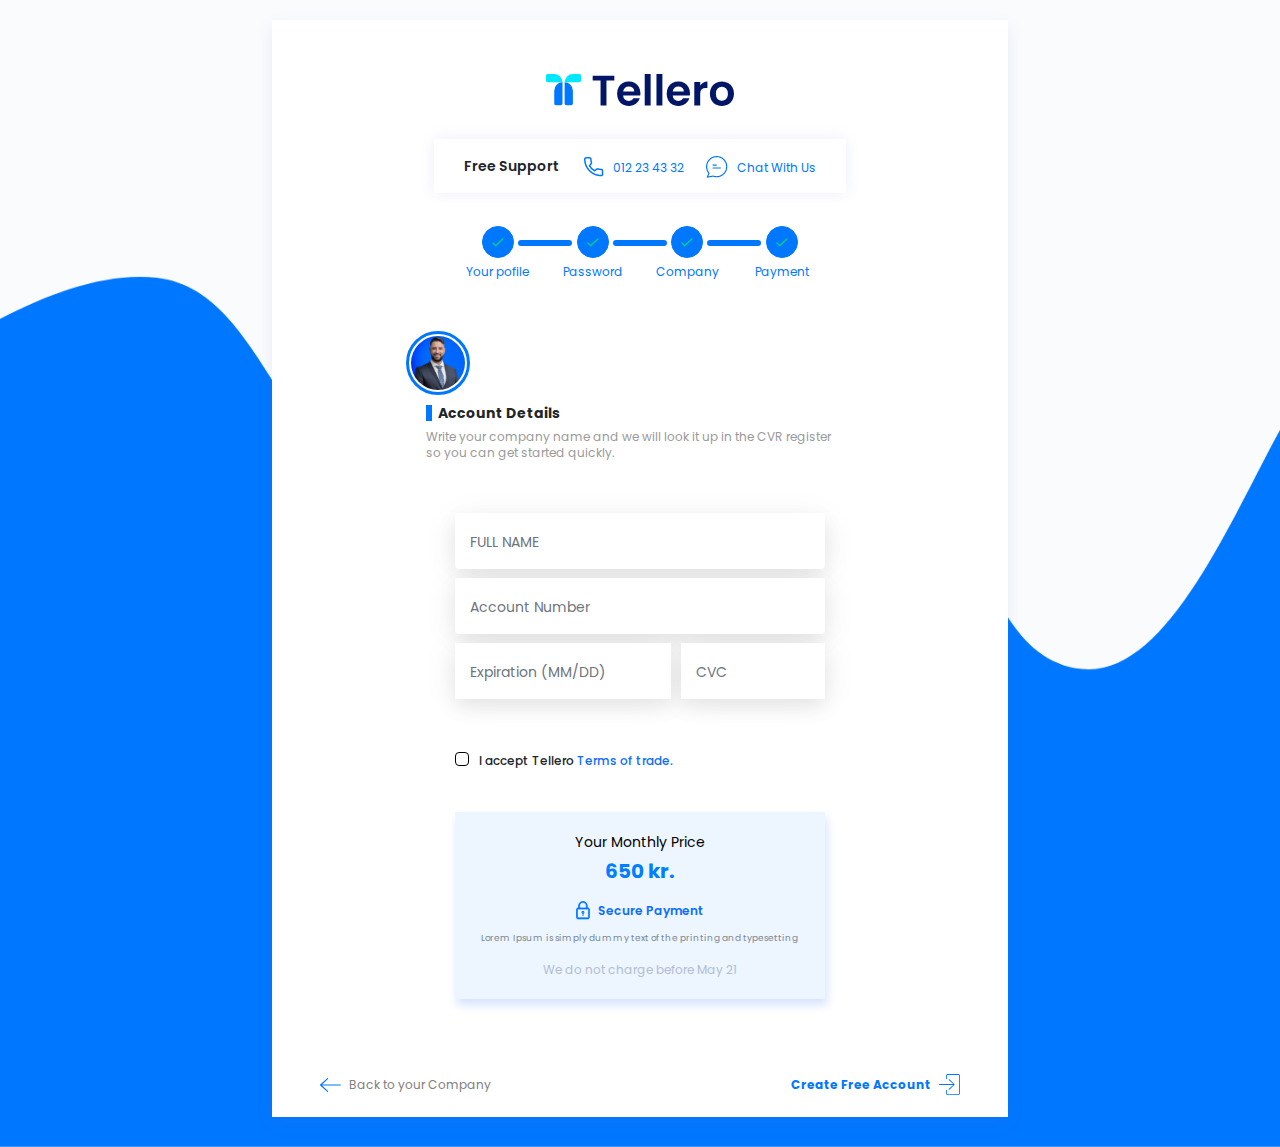
<file: accountDetail.html>
<!DOCTYPE html>
<html lang="en">

<head>
    <meta charset="UTF-8">
    <meta http-equiv="X-UA-Compatible" content="IE=edge">
    <meta name="viewport" content="width=device-width, initial-scale=1.0">
    <link rel="stylesheet" href="css/style.css">
    <link rel="stylesheet" href="css/bootstrap.min.css">
    <link
        href="https://fonts.googleapis.com/css2?family=Poppins:ital,wght@0,100;0,200;0,300;0,400;0,500;0,600;0,700;0,800;0,900;1,200;1,300;1,600&display=swap"
        rel="stylesheet">
    <link rel="stylesheet" href="https://pro.fontawesome.com/releases/v5.10.0/css/all.css"
        integrity="sha384-AYmEC3Yw5cVb3ZcuHtOA93w35dYTsvhLPVnYs9eStHfGJvOvKxVfELGroGkvsg+p" crossorigin="anonymous" />
    <title>Account Detail</title>
</head>

<body>
    <section class="bg-image account-image" style="background-image: url('./images/Mask5.png');">
        <div class="container d-flex justify-content-center">
            <div class="signUp-main shadow-common">
                <!-- header section  -->
                <div class="d-flex justify-content-center align-items-center account-logo">
                    <img src="images/logo-img.svg" />
                </div>
                <div class="account-list d-flex justify-content-center ">
                    <div class="d-flex justify-content-between shadow-list align-items-center">
                        <div>
                            <h6>Free Support</h6>
                        </div>
                        <div>
                            <ul class="nav d-flex justify-content-between">
                                <li>
                                    <img src="images/call.png" alt="">
                                    <a>012 23 43 32</a>
                                </li>
                                <li>
                                    <img src="images/chat.png" alt="">
                                    <a>Chat With Us</a>
                                </li>
                            </ul>
                        </div>
                    </div>
                </div>
                <!-- header section  -->
                <!-- step section  -->
                <div class="steps">
                    <div class="d-flex justify-content-center w-100">
                        <ul class="nav d-flex justify-content-between">
                            <li class="d-flex justify-content-center flex-column active-be">
                                <div
                                    class="rounded-circle non-active active-step next-border d-flex align-items-center justify-content-center">
                                    <p>1</p>
                                    <p><img src="images/tickmark.png"/></p>
                                </div>
                                <div class="content-name">
                                    <p>Your pofile</p>
                                </div>
                            </li>
                            <li class="d-flex justify-content-center flex-column active-be">
                                <div
                                    class="rounded-circle non-active active-step d-flex align-items-center justify-content-center">
                                    <p>2</p>
                                    <p><img src="images/tickmark.png"/></p>
                                </div>
                                <div class="content-name">
                                    <p>Password</p>
                                </div>
                            </li>
                            <li class="d-flex justify-content-center flex-column active-be">
                                <div
                                    class="rounded-circle non-active active-step d-flex align-items-center justify-content-center">
                                    <p>3</p>
                                    <p><img src="images/tickmark.png"/></p>
                                </div>
                                <div class="content-name">
                                    <p>Company</p>
                                </div>
                            </li>
                            <li class="d-flex justify-content-center flex-column active-be">
                                <div
                                    class="rounded-circle non-active  active-step d-flex align-items-center justify-content-center">
                                    <p>4</p>
                                    <p><img src="images/tickmark.png"/></p>
                                </div>
                                <div class="content-name">
                                    <p>Payment</p>
                                </div>
                            </li>
                        </ul>
                    </div>
                </div>
                <!-- step section  -->
                <!-- create account section  -->
                <div class="d-flex justify-content-center ">
                    <div class="d-flex flex-wrap create-section">
                        <div class="rounded-circle border-image">
                            <img src="images/men2.svg" class="w-100" />
                        </div>
                        <div class="content-profile">
                            <h4>Account Details</h4>
                            <p>Write your company name and we will look it up in the CVR register<br />
                                so you can get started quickly.</p>
                        </div>
                    </div>
                </div>
                <!-- create account section  -->
                <!-- Form section  -->
                <section class="profile-step d-flex justify-content-center">
                    <div class="middle-container">
                        <form class="form-container">
                            <div class="input-name position-relative">
                                <label class="form-label">FULL NAME</label>
                                <input type="text" class="form-control" placeholder="FULL NAME">
                            </div>
                            <div class="input-name position-relative">
                                <label class="form-label">Account Number</label>
                                <input type="number" class="form-control" placeholder="Account Number">
                            </div>
                            <div class="support-container d-flex justify-content-between align-items-center">
                                <div class="input-name position-relative">
                                    <label class="form-label">Expiration (MM/DD)</label>
                                    <input type="number" class="form-control m-0" placeholder="Expiration (MM/DD)">
                                </div>
                                <div class="input-name position-relative">
                                    <label class="form-label">CVC</label>
                                    <input type="number" class="form-control m-0" placeholder="CVC">
                                </div>
                            </div>
                            <div class="col-12">
                                <div class="form-check">
                                    <input class="form-check-input" type="checkbox" value="" required>
                                    <label class="form-check-label" for="invalidCheck">
                                        I accept Tellero <a href="#">Terms of trade.</a>
                                    </label>
                                </div>
                            </div>
                            <div class="price-container d-flex justify-content-center align-items-center">
                                <div
                                    class="price-card monthly-price d-flex justify-content-center align-items-center flex-column">
                                    <p>Your Monthly Price</p>
                                    <h5>650 kr.</h5>
                                    <a href=""> <img src="images/padlock.png" alt="secure"><span>Secure
                                            Payment</span></a>
                                    <p class="month-para">Lorem Ipsum is simply dummy text of the printing and
                                        typesetting</p>
                                    <span>We do not charge before May 21</span>
                                </div>
                            </div>
                        </form>
                    </div>
                </section>
                <!-- Form section  -->
                <!-- footer  -->
                <div class="footer">
                    <div class="d-flex justify-content-between">
                        <div class="company d-sm-flex align-items-center">
                            <img src="images/login-2.svg" />
                            <a href="price.html">Back to your Company </a>
                        </div>
                        <div class="free-account  d-sm-flex align-items-center">
                            <a href="wellcome.html">Create Free Account </a>
                            <img src="images/login-3.svg" />
                        </div>
                    </div>
                </div>
                <!-- footer -->
            </div>
        </div>
    </section>
    <script src="js/custom.js"></script>
    <script src="js/jquery-3.6.0.js"></script>
    <script src="js/bootstrap.min.js"></script>
</body>

</html>
</file>
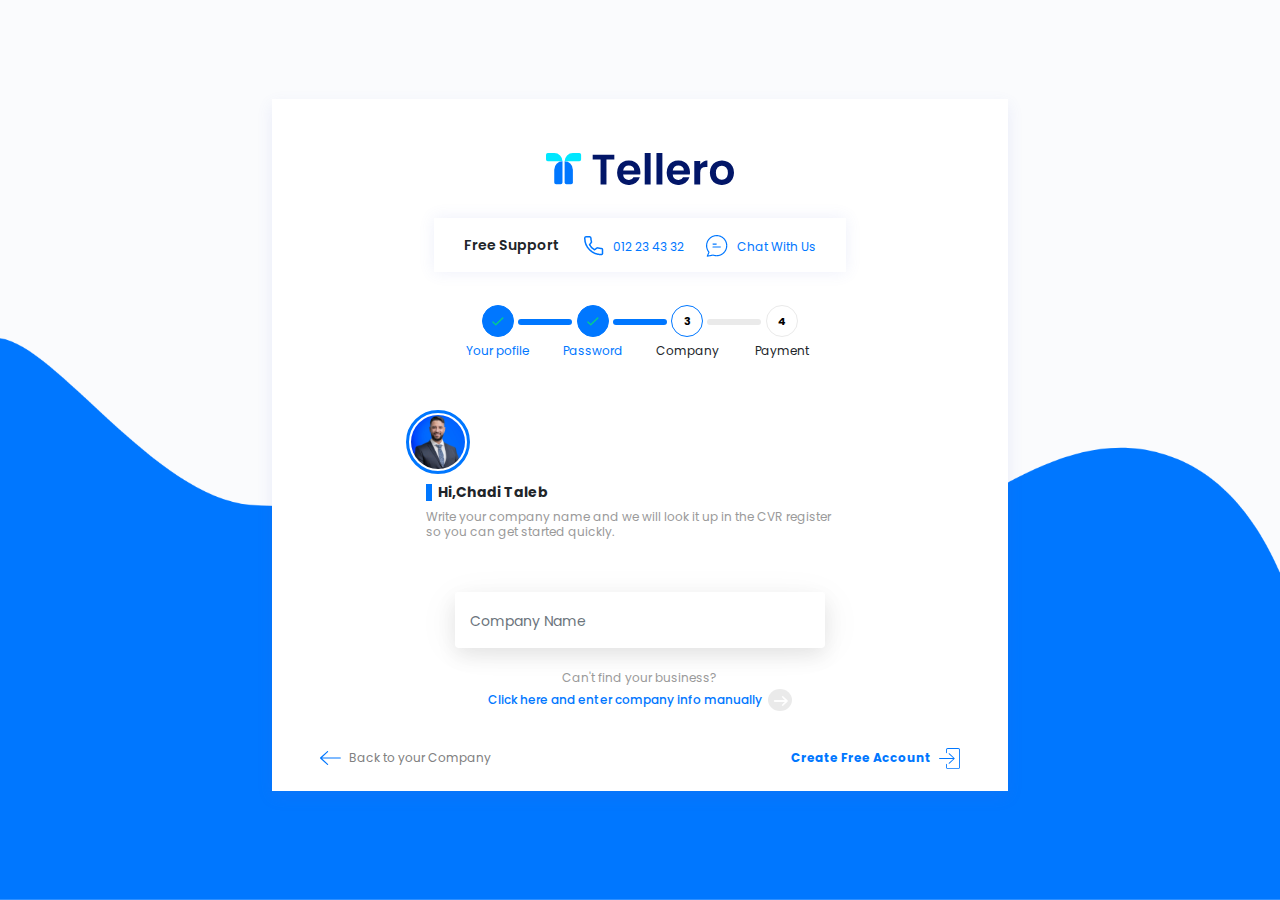
<file: company.html>
<!DOCTYPE html>
<html lang="en">

<head>
    <meta charset="UTF-8">
    <meta http-equiv="X-UA-Compatible" content="IE=edge">
    <meta name="viewport" content="width=device-width, initial-scale=1.0">
    <link rel="stylesheet" href="css/style.css">
    <link rel="stylesheet" href="css/bootstrap.min.css">
    <link
        href="https://fonts.googleapis.com/css2?family=Poppins:ital,wght@0,100;0,200;0,300;0,400;0,500;0,600;0,700;0,800;0,900;1,200;1,300;1,600&display=swap"
        rel="stylesheet">
    <link rel="stylesheet" href="https://pro.fontawesome.com/releases/v5.10.0/css/all.css"
        integrity="sha384-AYmEC3Yw5cVb3ZcuHtOA93w35dYTsvhLPVnYs9eStHfGJvOvKxVfELGroGkvsg+p" crossorigin="anonymous" />
    <title>Company</title>
</head>
<body>
<section class="bg-image background-company" style="background-image: url('./images/Mask3.png');">
    <div class="container d-flex justify-content-center">
        <div class="signUp-main shadow-common">
            <!-- header section  -->
            <div class="d-flex justify-content-center align-items-center account-logo">
                <img src="images/logo-img.svg" />
            </div>
            <div class="account-list d-flex justify-content-center ">
                <div class="d-flex justify-content-between shadow-list align-items-center">
                    <div>
                        <h6>Free Support</h6>
                    </div>
                    <div>
                        <ul class="nav d-flex justify-content-between">
                            <li>
                                <img src="images/call.png" alt="">
                                <a>012 23 43 32</a>
                            </li>
                            <li>
                                <img src="images/chat.png" alt="">
                                <a>Chat With Us</a>
                            </li>
                        </ul>
                    </div>
                </div>
            </div>
            <!-- header section  -->
            <!-- step section  -->
            <div class="steps">
                <div class="d-flex justify-content-center w-100">
                    <ul class="nav d-flex justify-content-between">
                        <li class="d-flex justify-content-center flex-column active-be">
                            <div
                                class="rounded-circle non-active active-step next-border d-flex align-items-center justify-content-center">
                                <p>1</p>
                                <p><img src="images/tickmark.png"/></p>
                            </div>
                            <div class="content-name">
                                <p>Your pofile</p>
                            </div>
                        </li>
                        <li class="d-flex justify-content-center flex-column active-be">
                            <div
                                class="rounded-circle non-active  active-step d-flex align-items-center justify-content-center">
                                <p>2</p>
                                <p><img src="images/tickmark.png"/></p>
                            </div>
                            <div class="content-name">
                                <p>Password</p>
                            </div>
                        </li>
                        <li class="d-flex justify-content-center flex-column">
                            <div class="rounded-circle non-active next-border d-flex align-items-center justify-content-center">
                                <p>3</p>
                                <p><img src="images/tickmark.png"/></p>
                            </div>
                            <div class="content-name">
                                <p>Company</p>
                            </div>
                        </li>
                        <li class="d-flex justify-content-center flex-column">
                            <div class="rounded-circle non-active d-flex align-items-center justify-content-center">
                                <p>4</p>
                                <p><img src="images/tickmark.png"/></p>
                            </div>
                            <div class="content-name">
                                <p>Payment</p>
                            </div>
                        </li>
                    </ul>
                </div>
            </div>
            <!-- step section  -->
            <!-- create account section  -->
            <div class="d-flex justify-content-center ">
                <div class="d-flex flex-wrap create-section">
                    <div class="rounded-circle border-image">
                        <img src="images/men2.svg" class="w-100" />
                    </div>
                    <div class="content-profile">
                        <h4>Hi,Chadi Taleb</h4>
                        <p>Write your company name and we will look it up in the CVR register<br />
                            so you can get started quickly.</p>
                    </div>
                </div>
            </div>
            <!-- create account section  -->
             <!-- Form section  -->
             <section class="profile-step d-flex justify-content-center" >
                <div class="middle-container" >
                    <form class="form-container">
                        <div class="input-name position-relative">
                            <label class="form-label">Company Name</label>
                            <input type="text" class="form-control" placeholder="Company Name">
                            <span class="right-side-icon position-absolute">Search</span>
                        </div>
                       
                        <div class="find-business d-flex justify-content-center align-items-center flex-column">
                            <p>Can't find your business?</p>
                            <a id="enterInfo">Click here and enter company info manually<span class="company-arrow"> <img src="images/login.png"/></span> </a>
                        </div>
                       <div id="form-show" class="company-form">
                        <div class="input-name position-relative">
                            <label class="form-label">Address *</label>
                            <input type="text" class="form-control" placeholder="Address *" required>
                        </div>
                        <div class="input-name position-relative">
                            <label class="form-label">Land</label>
                            <input type="text" class="form-control" placeholder="Land">
                            <span class="right-side-icon position-absolute">Search</span>
                        </div>
                        <div class="haft-container d-flex justify-content-between align-items-center">
                            <div class="input-name position-relative w-50">
                                <label class="form-label">Zip Code</label>
                                <input type="number" class="form-control " placeholder="Zip Code">
                            </div>
                            <div class="input-name position-relative w-50">
                                <label class="form-label">CVR Number</label>
                                <input type="number" class="form-control " placeholder="CVR Number">
                            </div>
                        </div>
                        <div class="input-name position-relative">
                            <label class="form-label">Phone Number</label>
                            <input type="number" class="form-control" placeholder="Phone Number">
                        </div>
                        <div class="input-mail my-2 input-shadow">
                        <select class="form-select form-select-lg mb-3" aria-label=".form-select-lg">
                            <option selected>Company type</option>
                            <option value="1">One</option>
                            <option value="2">Two</option>
                            <option value="3">Three</option>
                          </select>
                        </div>
                       </div>
                    </form>
                </div>
            </section>
            <!-- Form section  -->
            <!-- footer  -->
            <div class="footer mt-3">
                <div class="d-flex justify-content-between">
                    <div class="company d-sm-flex align-items-center">
                        <img src="images/login-2.svg" />
                        <a href="password.html">Back to your Company </a>
                    </div>
                    <div class="free-account  d-sm-flex align-items-center">
                        <a href="./price.html">Create Free Account </a>
                        <img src="images/login-3.svg" />
                    </div>
                </div>
            </div>
            <!-- footer -->
        </div>
    </div>
</section>
<script src="js/custom.js"></script>
<script src="js/jquery-3.6.0.js"></script>
<script src="js/bootstrap.min.js"></script>
</body>
</html>
</file>
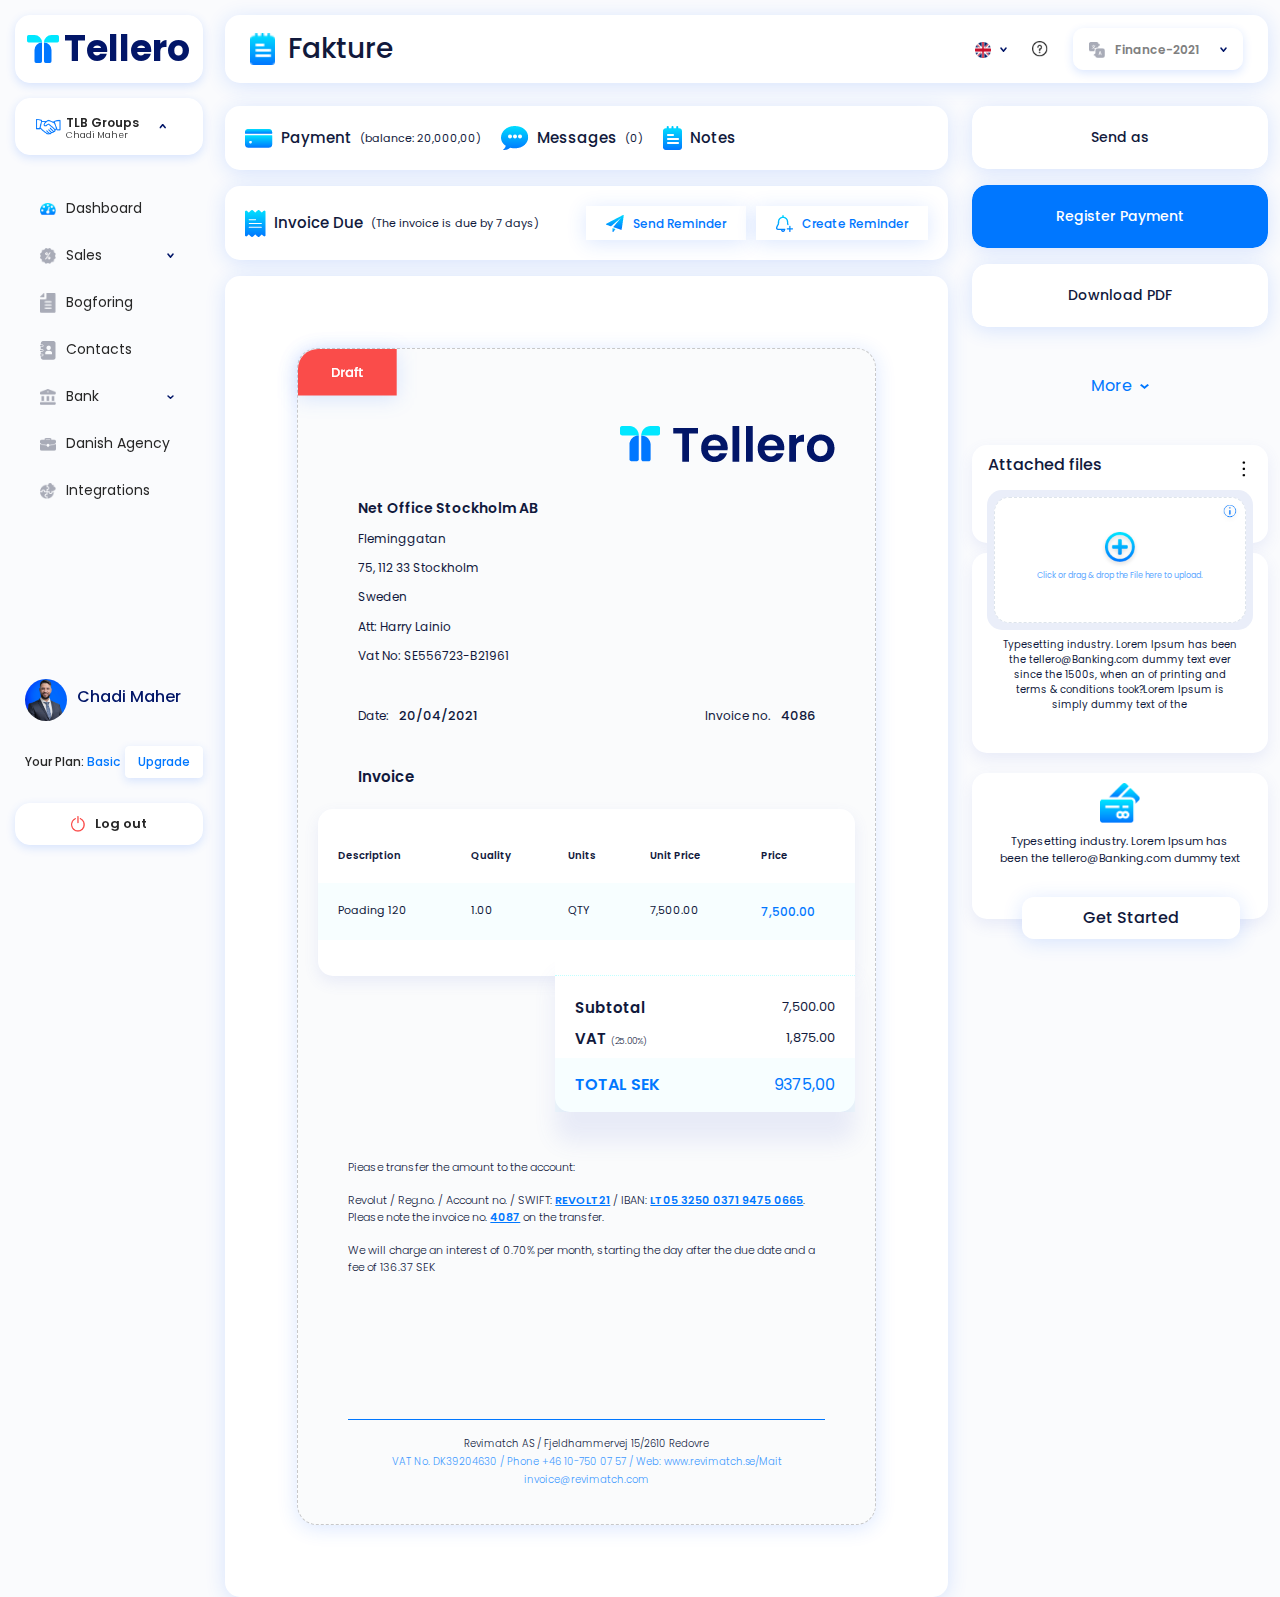
<file: fakture.html>
<!DOCTYPE html>
<html lang="en">

<head>
    <meta charset="UTF-8">
    <meta http-equiv="X-UA-Compatible" content="IE=edge">
    <meta name="viewport" content="width=device-width, initial-scale=1.0">
    <link rel="stylesheet" href="css/style.css">
    <link rel="stylesheet" href="css/bootstrap.min.css">
    <link
        href="https://fonts.googleapis.com/css2?family=Poppins:ital,wght@0,100;0,200;0,300;0,400;0,500;0,600;0,700;0,800;0,900;1,200;1,300;1,600&display=swap"
        rel="stylesheet">
    <link rel="stylesheet" href="https://pro.fontawesome.com/releases/v5.10.0/css/all.css"
        integrity="sha384-AYmEC3Yw5cVb3ZcuHtOA93w35dYTsvhLPVnYs9eStHfGJvOvKxVfELGroGkvsg+p" crossorigin="anonymous" />
    <title>Fakture Dashboard</title>
</head>

<body>
    <div class="container-fluid main">
        <div class="row">
            <div class="col-lg-2 col-md-12 p-0">
                <!-- left slide start  -->
                <section class="left-sidebar d-none d-sm-none d-md-block mb-4">
                    <div>
                        <div class="logo round d-flex justify-content-center align-items-center">
                            <div><img src="images/logo.svg" /></div>
                            <div>
                                <p>Tellero</p>
                            </div>
                        </div>
                        <div class="tbl-container round d-flex justify-content-between bg-white position-relative">
                            <div class="d-flex justify-content-center align-items-center">
                                <div class="hand-shak"><img src="images/hand-shake.png" /></div>
                                <div class="tlb d-flex flex-column">
                                    <p>TLB Groups</p>
                                    <span>Chadi Maher</span>
                                </div>
                            </div>
                            <div>
                                <div class="dropdown-icon" id="rotate-image">
                                    <img src="images/arrow-down.svg" onclick="toggleDropdown()" />
                                </div>
                                <div id="myDropdown" class="dropdown-content">
                                    <section>
                                        <div class="setting-dropdown d-flex justify-content-center align-items-center">
                                            <div class="inner-setting">
                                                <div
                                                    class="top-container d-flex justify-content-center align-items-center">
                                                    <img src="images/add.png" />
                                                    <h5 class="m-0">Add a business</h5>
                                                </div>
                                                <ul class="nav flex-column">
                                                    <li class="nav-item">
                                                        <a class="nav-link" href="#">Settings</a>
                                                    </li>
                                                    <li class="nav-item">
                                                        <a class="nav-link" href="#">Get Help</a>
                                                    </li>
                                                    <li class="nav-item">
                                                        <a class="nav-link" href="#">Log out</a>
                                                    </li>
                                                </ul>
                                            </div>
                                        </div>
                                    </section>
                                </div>
                            </div>

                        </div>
                        <div class="left-nav">
                            <ul class="nav flex-column">
                                <li class="nav-item">
                                    <a class="nav-link" href="#"> <img
                                            src="images/dashboard.png" /><span>Dashboard</span></a>
                                </li>
                                <li class="nav-item arrow-list" onclick="togglesale()">
                                    <a class="nav-link  d-flex justify-content-between align-items-center" href="#">
                                        <div> <img src="images/discount.png" /><span>Sales</span></div> <img
                                            class="arrowd-img" src="images/arrow-down.svg" />
                                    </a>
                                </li>
                                <div id="dropdownFun" class="dropdown-content dropdown-list">
                                    <section>
                                        <ul class="nav flex-column round">
                                            <li class="nav-item">
                                                <a class="nav-link" href="#">Current</a>
                                            </li>
                                            <li class="nav-item">
                                                <a class="nav-link" href="#">All</a>
                                            </li>
                                            <li class="nav-item">
                                                <a class="nav-link" href="#">Offer</a>
                                            </li>
                                            <li class="nav-item">
                                                <a class="nav-link" href="#">Products</a>
                                            </li>
                                            <li class="nav-item">
                                                <a class="nav-link" href="#">Subscription</a>
                                            </li>
                                        </ul>
                                    </section>
                                </div>
                                <li class="nav-item">
                                    <a class="nav-link" href="#"> <img
                                            src="images/invoice.png" /><span>Bogforing</span></a>
                                </li>
                                <li class="nav-item">
                                    <a class="nav-link" href="#"> <img
                                            src="images/notebook-of-contacts.png" /><span>Contacts</span></a>
                                </li>

                                <li class="nav-item arrow-list">
                                    <a class="nav-link  d-flex justify-content-between align-items-center" href="#">
                                        <div> <img src="images/bank (2).png" /><span>Bank</span></div> <img
                                            class="arrowd-img" src="images/arrow-down.svg" />
                                    </a>
                                </li>
                                <li class="nav-item">
                                    <a class="nav-link" href="#"> <img src="images/bussiness.png" /><span>Danish
                                            Agency</span></a>
                                </li>
                                <li class="nav-item">
                                    <a class="nav-link" href="#"> <img
                                            src="images/skill-development.png" /><span>Integrations</span></a>
                                </li>
                            </ul>
                        </div>
                        <div class="leftside-bottom">
                            <div class="profile d-flex justify-content-start align-items-center">
                                <div>
                                    <img src="images/Image 1.png" />
                                </div>
                                <div>
                                    <p>Chadi Maher</p>
                                </div>
                            </div>
                            <div class="plan d-flex justify-content-between align-items-center">
                                <div class="d-flex align-items-center">
                                    <p>Your Plan: </p><span> Basic</span>
                                </div>
                                <div>
                                    <button type="button" class="btn btn-white round">Upgrade</button>
                                </div>
                            </div>
                            <div class="logout">
                                <a href="#" class="d-flex justify-content-center align-items-center round"><img
                                        src="images/signoff.png" /> Log out</a>
                            </div>
                        </div>
                </section>
                <!-- left side end -->
                <!-- responsive -->
                <section class="d-block d-sm-block d-md-none">
                    <div class="mobile-header">
                        <div class="left-sidebar position-relative w-100">
                            <div class="logo round d-flex align-items-center justify-content-between">
                                <div class="d-flex align-items-center">
                                    <div><img src="images/logo.svg" /></div>
                                    <div>
                                        <p>Tellero</p>
                                    </div>
                                </div>
                                <div class="openbtn" onclick="openNav()"><img src="images/humberger.png" /></div>
                            </div>
                        </div>
                        <div
                            class="humberger-container round d-flex justify-content-between align-items-center position-relative">

                            <div>
                                <h5>Fakture</h5>
                            </div>
                            <div id="navRight"><img src="images/arrow-left.png" /></div>
                            <div id="nav-links" class="position-absolute nav-links">
                                <section>
                                    <div class="icon-nav content-container">
                                        <ul class="nav header-nav moms-header mob-nav justify-content-end">
                                            <li class="nav-item ">
                                                <a class="nav-link m-0" href="#">
                                                    <div><img src="images/Image 2.png" /></div>
                                                </a>
                                                <div>
                                                    <img src="images/arrow-down.svg" />
                                                </div>
                                            </li>
                                            <li class="nav-item">
                                                <a class="nav-link" href="#"><img src="images/information.png" /></a>
                                            </li>
            
                                            <li class="nav-item " >
                                                <div class="tbl-container finance d-flex justify-content-between bg-white position-relative"
                                                    id="popUpDown" onclick="toggleHeader()">
                                                    <div class="d-flex justify-content-center align-items-center" >
                                                        <div class="btn-logo"><img src="images/translate.png" /></div>
                                                        <div class="finance-btn">
                                                            <a href="#">Finance-2021</a>
                                                        </div>
                                                    </div>
                                                    <div>
                                                        <img src="images/arrow-down.svg" />
                                                    </div>
                                                </div>
                                            </li>
                                            
                                        </ul>
                                        <div class="right-icon" id="close-nav">
                                            <img src="images/arrow-right.png" />
                                        </div>
                                    </div>
                                </section>
                            </div>
                            <div id="dropdownHeader" class="dropdown-content dropdown-list">
                                <section>
                                    <ul class="nav flex-column round">
                                        <li class="nav-item">
                                            <a class="nav-link" href="#">Finance Year 2021</a>
                                        </li>
                                        <li class="nav-item">
                                            <a class="nav-link" href="#">Create new Finance Year</a>
                                        </li>
                                       
                                    </ul>
                                </section>
                            </div>
                        </div>

                        <!-- </div> -->
                        <!-- left slide start  -->
                        <section id="mySidepanel" class="left-sidebar sidepanel">
                            <div class="mobile-sidebar">
                                <div class="closebtn round">
                                    <a href="javascript:void(0)" onclick="closeNav()"><img src="images/close.png" /></a>
                                </div>
                                <div>
                                    <div class="logo round d-flex align-items-center">
                                        <div><img src="images/logo.svg" /></div>
                                        <div>
                                            <p>Tellero</p>
                                        </div>
                                    </div>
                                    <div>
                                        <div class="tbl-container round d-flex justify-content-between bg-white"
                                            onclick="toggleDropdownNav()">
                                            <div class="d-flex justify-content-center align-items-center">
                                                <div><img src="images/hand-shake.png" /></div>
                                                <div class="tlb d-flex flex-column">
                                                    <p>TLB Groups</p>
                                                    <span>Chadi Maher</span>
                                                </div>
                                            </div>
                                            <div id="rotate-image-m" class="rotate-image-m">
                                                <img src="images/arrow-down.svg" />
                                            </div>
                                        </div>
                                        <div id="myIdDropdown" class="dropdown-content">

                                            <section>
                                                <div
                                                    class="setting-popup d-flex justify-content-center align-items-center">
                                                    <div class="inner-setting">
                                                        <div
                                                            class="top-container d-flex justify-content-center align-items-center">
                                                            <img src="images/add.png" />
                                                            <h5 class="m-0">Add a business</h5>
                                                        </div>
                                                        <ul class="nav flex-column">
                                                            <li class="nav-item">
                                                                <a class="nav-link" href="#">Settings</a>
                                                            </li>
                                                            <li class="nav-item">
                                                                <a class="nav-link" href="#">Get Help</a>
                                                            </li>
                                                            <li class="nav-item">
                                                                <a class="nav-link" href="#">Log out</a>
                                                            </li>
                                                        </ul>
                                                    </div>
                                                </div>
                                            </section>
                                        </div>
                                    </div>
                                </div>
                                <div class="left-nav">
                                    <ul class="nav flex-column">
                                        <li class="nav-item">
                                            <a class="nav-link" href="#"> <img
                                                    src="images/dashboard.png" /><span>Dashboard</span></a>
                                        </li>
                                        <li class="nav-item arrow-list" onclick="togglesale()">
                                            <a class="nav-link  d-flex justify-content-between align-items-center"
                                                href="#">
                                                <div> <img src="images/discount.png" /><span>Sales</span></div> <img
                                                    class="arrowd-img" src="images/arrow-down.svg" />
                                            </a>
                                        </li>
                                        <div id="dropdownContainer" class="dropdown-content dropdown-list">
                                            <section>
                                                <ul class="nav flex-column round">
                                                    <li class="nav-item">
                                                        <a class="nav-link" href="#">Current</a>
                                                    </li>
                                                    <li class="nav-item">
                                                        <a class="nav-link" href="#">All</a>
                                                    </li>
                                                    <li class="nav-item">
                                                        <a class="nav-link" href="#">Offer</a>
                                                    </li>
                                                    <li class="nav-item">
                                                        <a class="nav-link" href="#">Products</a>
                                                    </li>
                                                    <li class="nav-item">
                                                        <a class="nav-link" href="#">Subscription</a>
                                                    </li>
                                                </ul>
                                            </section>
                                        </div>
                                        <li class="nav-item">
                                            <a class="nav-link" href="#"> <img
                                                    src="images/invoice.png" /><span>Bogforing</span></a>
                                        </li>
                                        <li class="nav-item">
                                            <a class="nav-link" href="#"> <img
                                                    src="images/notebook-of-contacts.png" /><span>Contacts</span></a>
                                        </li>

                                        <li class="nav-item arrow-list">
                                            <a class="nav-link  d-flex justify-content-between align-items-center"
                                                href="#">
                                                <div> <img src="images/bank (2).png" /><span>Bank</span></div> <img
                                                    class="arrowd-img" src="images/arrow-down.svg" />
                                            </a>
                                        </li>
                                        <li class="nav-item">
                                            <a class="nav-link" href="#"> <img src="images/bussiness.png" /><span>Danish
                                                    Agency</span></a>
                                        </li>
                                        <li class="nav-item">
                                            <a class="nav-link" href="#"> <img
                                                    src="images/skill-development.png" /><span>Integrations</span></a>
                                        </li>
                                    </ul>
                                </div>
                                <div class="leftside-bottom">
                                    <div class="profile d-flex justify-content-start align-items-center">
                                        <div>
                                            <img src="images/Image 1.png" />
                                        </div>
                                        <div>
                                            <p>Chadi Maher</p>
                                        </div>
                                    </div>
                                    <div class="plan d-flex justify-content-between align-items-center">
                                        <div class="d-flex align-items-center">
                                            <p>Your Plan: </p><span> Basic</span>
                                        </div>
                                        <div>
                                            <button type="button" class="btn btn-white">Upgrade</button>
                                        </div>
                                    </div>
                                    <div class="logout">
                                        <a href="#" class="d-flex round justify-content-center align-items-center"><img
                                                src="images/signoff.png" /> Log out</a>
                                    </div>
                                </div>

                            </div>
                        </section>
                        <!-- left side end -->
                </section>
                <!-- responsive -->
            </div>
            <div class="col-lg-10 col-md-12 content-container">
                <!-- section header -->

                <div class="d-none d-sm-none d-md-block">
                    <div class="row header round d-flex justify-content-center align-items-center ">
                        <div class="col-md-8">
                            <div class="logo moms-logo d-flex align-items-center">
                                <div class="report-logo"><img src="images/notes.png" /></div>
                                <div>
                                    <h1>Fakture</h1>
                                </div>
                            </div>

                        </div>
                        <div class="col-md-4">
                            <ul class="nav header-nav moms-header justify-content-end">
                                <li class="nav-item mx-3">
                                    <a class="nav-link m-0" href="#">
                                        <div><img src="images/Image 2.png" /></div>
                                    </a>
                                    <div>
                                        <img src="images/arrow-down.svg" />
                                    </div>
                                </li>
                                <li class="nav-item">
                                    <a class="nav-link" href="#"><img src="images/information.png" /></a>
                                </li>

                                <li class="nav-item " >
                                    <div class="tbl-container finance d-flex justify-content-between bg-white position-relative"
                                        id="popUpDown" onclick="toggledropdown()">
                                        <div class="d-flex justify-content-center align-items-center" >
                                            <div class="btn-logo"><img src="images/translate.png" /></div>
                                            <div class="finance-btn">
                                                <a href="#">Finance-2021</a>
                                            </div>
                                        </div>
                                        <div>
                                            <img src="images/arrow-down.svg" />
                                        </div>
                                    </div>
                                </li>
                                <div id="toggledropdown" class="dropdown-content dropdown-list">
                                    <section>
                                        <ul class="nav flex-column round">
                                            <li class="nav-item">
                                                <a class="nav-link" href="#">Finance Year 2021</a>
                                            </li>
                                            <li class="nav-item">
                                                <a class="nav-link" href="#">Create new Finance Year</a>
                                            </li>
                                           
                                        </ul>
                                    </section>
                                </div>

                            </ul>
                        </div>
                    </div>
                </div>
                <!-- section header end -->
                <div class="row inner-rows">
                    <div class=" col-9-width mt-2">
                        <div class="fakture round">
                            <ul class="nav fakture-nav">
                                <li class="nav-item">
                                    <img src="images/credit-card (2).png"/>
                                    <p>Payment</p>
                                    <span>(balance: 20,000,00)</span>
                                </li>
                                <li class="nav-item">
                                    <img src="images/massege.png"/>
                                    <p>Messages</p>
                                    <span>(0)</span>
                                </li>
                                <li class="nav-item">
                                    <img src="images/notes.png"/>
                                    <p>Notes</p>
                                </li>
                            </ul>
                        </div>
                        <div class="fakture round mt-3 d-flex justify-content-between align-items-center">
                            <ul class="nav fakture-nav">
                                <li class="nav-item">
                                    <img src="images/invoice (1).png"/>
                                    <p>Invoice Due</p>
                                    <span>(The invoice is due by 7 days)</span>
                                </li>
                                
                            </ul>
                            <div class="d-flex justify-content-center align-items-center">
                                <div class="reminder">
                                    <img src="images/paper-plane.png"/>
                                    <span>Send Reminder</span>
                                </div>
                                <div class="reminder">
                                    <img src="images/add-reminder.png"/>
                                    <span>Create Reminder</span>
                                </div>
                            </div>
                        </div>
                        <div class="fakture fakture-mobile round mt-3 p-5">
                            <div class="draft-container m-4">
                               <div class="draft-image">
                                   <img src="images/daft.png"/>
                               </div>
                               <div class="tellero-logo">
                                  <img src="images/tellero.png"/>
                               </div>
                               <div class="pad-draft">
                                <div class="draft-list">
                                    <ul>
                                        <li>Net Office Stockholm AB</li>
                                        <li>Fleminggatan</li>
                                        <li>75, 112 33 Stockholm</li>
                                        <li>Sweden</li>
                                        <li>Att: Harry Lainio</li>
                                        <li>Vat No: SE556723-B21961</li>
                                    </ul>
                                </div>
                                <div class="d-flex justify-content-between align-items-center">
                                    <div class="draft-date d-flex  align-items-center">
                                        <p>Date:</p>
                                        <span>20/04/2021</span>
                                    </div>
                                    <div class="draft-date d-flex  align-items-center">
                                        <p>Invoice no.</p>
                                        <span>4086</span>
                                    </div>
                                </div>
                               </div>
                              <div class="draft-table">
                                  <h5>Invoice</h5>
                                  <div class="image-container">
                                      <div class="inner-container round">
                                        <table class="table table-striped custom-table-draft">
                                            <thead>
                                                <tr>
                                                    <th scope="col">Description</th>
                                                    <th scope="col">Quality</th>
                                                    <th scope="col">Units</th>
                                                    <th scope="col">Unit Price</th>
                                                    <th scope="col">Price</th>
                                                </tr>
                                            </thead>
                                            <tbody>
                                                <tr>
                                                    <td>Poading 120</th>
                                                    <td>1.00</td>
                                                    <td>QTY</td>
                                                    <td>7,500.00</td>
                                                    <td>7,500.00</td>
                                                </tr>
                                                
                                            </tbody>
                                        </table>
                                      </div>
                                     <div class="d-flex justify-content-end">
                                        <div class="sub-container round">
                                            <div class="d-flex justify-content-between align-items-center">
                                                <h5>Subtotal</h5>
                                                <p>7,500.00</p>
                                            </div>
                                            <div class="d-flex justify-content-between align-items-center">
                                                <h5>VAT  <span>(25.00%)</span></h5>
                                                <p>1,875.00</p>
                                            </div>
                                            <div class=" table-bottom d-flex justify-content-between align-items-center">
                                                <h5>TOTAL SEK</h5>
                                                <p>9375,00</p>
                                            </div>
                                         </div>
                                     </div>
                                  </div>
                                  <div class="bottom-list">
                                      <p> Piease transfer the amount to the account:</p>
                                      <p>Revolut / Reg.no.  / Account no.  / SWIFT: <a href="#">REVOLT21</a> / IBAN: <a href="#">LT05 3250 0371 9475 0665</a>.
                                        Please note the invoice no.  <a href="#">4087</a> on the transfer. </p>
                                      <p> We will charge an interest of 0.70% per month, starting the day after the due date and a fee of 136.37 SEK </p>
                                  </div>
                                  <div class="draft-foot d-flex justify-content-center flex-column align-items-center">
                                     <p>Revimatch AS / Fjeldhammervej 15/2610 Redovre  </p>
                                     <a href=""> VAT No.  DK39204630 / Phone +46 10-750 07 57 / Web: www.revimatch.se/Mait invoice@revimatch.com</a>
                                  </div>
                              </div>
                            </div>
                        </div>
                    </div>
                    <div class=" col-4-width">
                        <section>
                            <div class="download-btn mt-2">
                                <button class="btn btn-download bg-white">Send as</button>
                            </div>
                            <div class="download-btn mt-3">
                                <button class="btn btn-download bg-blue-btn">Register Payment</button>
                            </div>
                            <div class="download-btn mt-3">
                                <button class="btn btn-download bg-white">Download PDF</button>
                            </div>
                            <div class="d-flex justify-content-center my-4">
                                <button class="btn btn-download btn-more">More <img
                                        src="images/arrowd- blue.svg"></button>
                            </div>
                        </section>
                        <!-- file attacked section -->
                        <section class="file-section position-relative">
                            <div class="file-head bg-white shadow-common">
                                <div class="d-flex justify-content-between align-items-center">
                                    <h4>Attached files</h4>
                                    <img src="images/dots.png">
                                </div>
                            </div>
                            <div class="d-flex justify-content-center">
                                <div class="up-file">
                                    <div class="bg-white">
                                        <div class="d-flex justify-content-end detail-image">
                                            <div><img src="./images/detail.png"></div>
                                        </div>
                                        <div class="drag-main d-flex justify-content-center align-items-center">
                                            <div>
                                                <div class="d-flex justify-content-center">
                                                    <img src="./images/upload.png">
                                                </div>
                                                <div class="right-add-file">
                                                    <p>Click or drag &amp; drop the File here to upload.</p>
                                                </div>
                                            </div>
                                        </div>
                                    </div>
                                </div>
                            </div>
                            <div class="bg-white pra-section d-flex align-items-end shadow-common">
                                <div>
                                    <p>Typesetting industry. Lorem Ipsum has been the tellero@Banking.com dummy text
                                        ever since the 1500s, when an of printing and terms & conditions took?Lorem
                                        Ipsum is simply dummy text of the
                                    </p>
                                </div>
                            </div>
                        </section>
                        <!-- file attacked section -->
                        <!-- get started section -->
                        <section class="get-started">
                            <div class="bg-white shadow-common ">
                                <div class="d-flex justify-content-center">
                                    <img src="./images/credit-card (1).png">
                                </div>
                                <div>
                                    <p>Typesetting industry. Lorem Ipsum has been the tellero@Banking.com dummy text</p>
                                </div>
                                <div class="btn-wrapper">
                                    <button class="btn btn-start bg-white">Get Started</button>
                                </div>
                            </div>
                        </section>
                        <!-- get started section -->
                    </section>
                    </div>
                </div>
            </div>
        </div>
    </div>
    <script src="js/custom.js"></script>
    <script src="js/jquery-3.6.0.js"></script>
    <script src="js/bootstrap.min.js"></script>
</body>

</html>
</file>
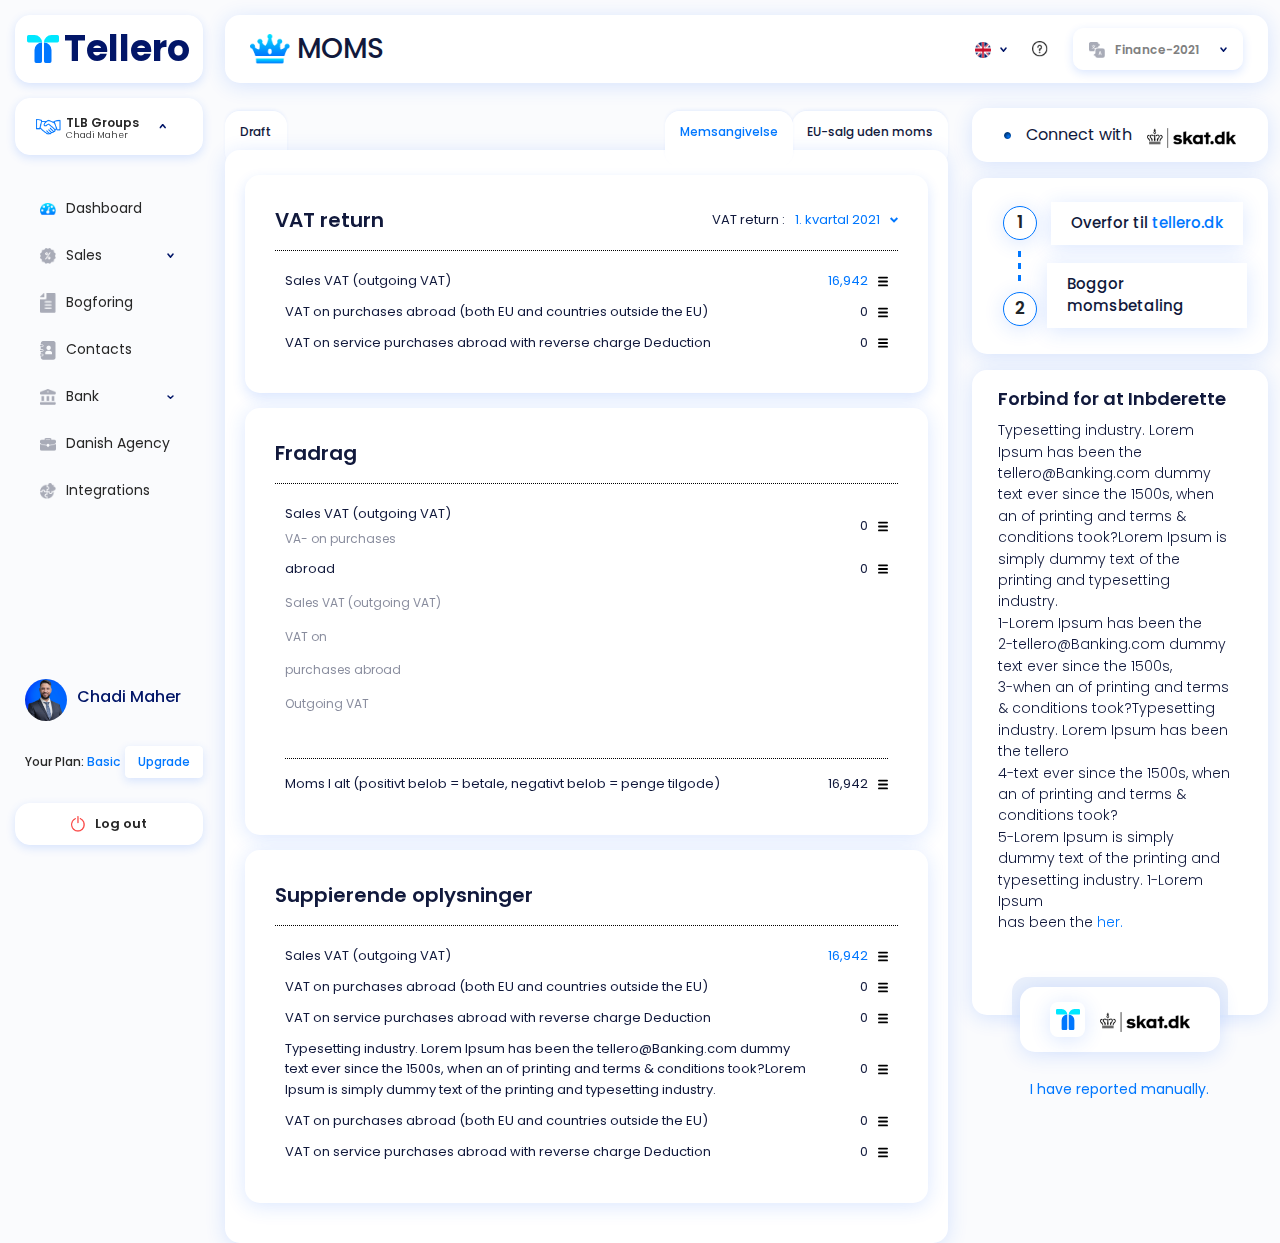
<file: moms.html>
<!DOCTYPE html>
<html lang="en">

<head>
    <meta charset="UTF-8">
    <meta http-equiv="X-UA-Compatible" content="IE=edge">
    <meta name="viewport" content="width=device-width, initial-scale=1.0">
    <link rel="stylesheet" href="css/style.css">
    <link rel="stylesheet" href="css/bootstrap.min.css">
    <link
        href="https://fonts.googleapis.com/css2?family=Poppins:ital,wght@0,100;0,200;0,300;0,400;0,500;0,600;0,700;0,800;0,900;1,200;1,300;1,600&display=swap"
        rel="stylesheet">
    <link rel="stylesheet" href="https://pro.fontawesome.com/releases/v5.10.0/css/all.css"
        integrity="sha384-AYmEC3Yw5cVb3ZcuHtOA93w35dYTsvhLPVnYs9eStHfGJvOvKxVfELGroGkvsg+p" crossorigin="anonymous" />
    <title>Moms Dashboard</title>
</head>

<body>
    <div class="container-fluid main">
        <div class="row">
            <div class="col-lg-2 col-md-12 p-0">
                <!-- left slide start  -->
                <section class="left-sidebar d-none d-sm-none d-md-block mb-4">
                    <div>
                        <div class="logo round d-flex justify-content-center align-items-center">
                            <div><img src="images/logo.svg" /></div>
                            <div>
                                <p>Tellero</p>
                            </div>
                        </div>
                        <div class="tbl-container round d-flex justify-content-between bg-white position-relative">
                            <div class="d-flex justify-content-center align-items-center">
                                <div class="hand-shak"><img src="images/hand-shake.png" /></div>
                                <div class="tlb d-flex flex-column">
                                    <p>TLB Groups</p>
                                    <span>Chadi Maher</span>
                                </div>
                            </div>
                            <div>
                                <div class="dropdown-icon" id="rotate-image">
                                    <img src="images/arrow-down.svg" onclick="toggleDropdown()" />
                                </div>
                                <div id="myDropdown" class="dropdown-content">
                                    <section>
                                        <div class="setting-dropdown d-flex justify-content-center align-items-center">
                                            <div class="inner-setting">
                                                <div
                                                    class="top-container d-flex justify-content-center align-items-center">
                                                    <img src="images/add.png" />
                                                    <h5 class="m-0">Add a business</h5>
                                                </div>
                                                <ul class="nav flex-column">
                                                    <li class="nav-item">
                                                        <a class="nav-link" href="#">Settings</a>
                                                    </li>
                                                    <li class="nav-item">
                                                        <a class="nav-link" href="#">Get Help</a>
                                                    </li>
                                                    <li class="nav-item">
                                                        <a class="nav-link" href="#">Log out</a>
                                                    </li>
                                                </ul>
                                            </div>
                                        </div>
                                    </section>
                                </div>
                            </div>

                        </div>
                        <div class="left-nav">
                            <ul class="nav flex-column">
                                <li class="nav-item">
                                    <a class="nav-link" href="#"> <img
                                            src="images/dashboard.png" /><span>Dashboard

                                            </span></a>
                                </li>
                                <li class="nav-item arrow-list" onclick="togglesale()">
                                    <a class="nav-link  d-flex justify-content-between align-items-center" href="#">
                                        <div> <img src="images/discount.png" /><span>Sales</span></div> <img
                                            class="arrowd-img" src="images/arrow-down.svg" />
                                    </a>
                                </li>
                                <div id="dropdownFun" class="dropdown-content dropdown-list">
                                    <section>
                                        <ul class="nav flex-column round">
                                            <li class="nav-item">
                                                <a class="nav-link" href="#">Current</a>
                                            </li>
                                            <li class="nav-item">
                                                <a class="nav-link" href="#">All</a>
                                            </li>
                                            <li class="nav-item">
                                                <a class="nav-link" href="#">Offer</a>
                                            </li>
                                            <li class="nav-item">
                                                <a class="nav-link" href="#">Products</a>
                                            </li>
                                            <li class="nav-item">
                                                <a class="nav-link" href="#">Subscription</a>
                                            </li>
                                        </ul>
                                    </section>
                                </div>

                                <li class="nav-item">
                                    <a class="nav-link" href="#"> <img
                                            src="images/invoice.png" /><span>Bogforing</span></a>
                                </li>
                                <li class="nav-item">
                                    <a class="nav-link" href="#"> <img
                                            src="images/notebook-of-contacts.png" /><span>Contacts</span></a>
                                </li>

                                <li class="nav-item arrow-list">
                                    <a class="nav-link  d-flex justify-content-between align-items-center" href="#">
                                        <div> <img src="images/bank (2).png" /><span>Bank</span></div> <img
                                            class="arrowd-img" src="images/arrow-down.svg" />
                                    </a>
                                </li>
                                <li class="nav-item">
                                    <a class="nav-link" href="#"> <img src="images/bussiness.png" /><span>Danish
                                            Agency</span></a>
                                </li>
                                <li class="nav-item">
                                    <a class="nav-link" href="#"> <img
                                            src="images/skill-development.png" /><span>Integrations</span></a>
                                </li>
                            </ul>
                        </div>
                        <div class="leftside-bottom">
                            <div class="profile d-flex justify-content-start align-items-center">
                                <div>
                                    <img src="images/Image 1.png" />
                                </div>
                                <div>
                                    <p>Chadi Maher</p>
                                </div>
                            </div>
                            <div class="plan d-flex justify-content-between align-items-center">
                                <div class="d-flex align-items-center">
                                    <p>Your Plan: </p><span> Basic</span>
                                </div>
                                <div>
                                    <button type="button" class="btn btn-white round">Upgrade</button>
                                </div>
                            </div>
                            <div class="logout">
                                <a href="#" class="d-flex justify-content-center align-items-center round"><img
                                        src="images/signoff.png" /> Log out</a>
                            </div>
                        </div>
                </section>
                <!-- left side end -->
                <!-- responsive -->
                <section class="d-block d-sm-block d-md-none">
                    <div class="mobile-header">
                        <div class="left-sidebar position-relative w-100">
                            <div class="logo round d-flex align-items-center justify-content-between">
                                <div class="d-flex align-items-center">
                                    <div><img src="images/logo.svg" /></div>
                                    <div>
                                        <p>Tellero</p>
                                    </div>
                                </div>
                                <div class="openbtn" onclick="openNav()"><img src="images/humberger.png" /></div>
                            </div>
                        </div>
                        <div
                            class="humberger-container round d-flex justify-content-between align-items-center position-relative">
                            <div>
                                <h5>MOMS</h5>
                            </div>
                            <div id="navRight"><img src="images/arrow-left.png" /></div>
                            <div id="nav-links" class="position-absolute nav-links">
                                <section>
                                    <div class="icon-nav content-container">
                                        <ul class="nav header-nav moms-header mob-nav justify-content-end">
                                            <li class="nav-item ">
                                                <a class="nav-link m-0" href="#">
                                                    <div><img src="images/Image 2.png" /></div>
                                                </a>
                                                <div>
                                                    <img src="images/arrow-down.svg" />
                                                </div>
                                            </li>
                                            <li class="nav-item">
                                                <a class="nav-link" href="#"><img src="images/information.png" /></a>
                                            </li>
            
                                            <li class="nav-item " >
                                                <div class="tbl-container finance d-flex justify-content-between bg-white position-relative"
                                                    onclick="toggleHeader()">
                                                    <div class="d-flex justify-content-center align-items-center" >
                                                        <div class="btn-logo"><img src="images/translate.png" /></div>
                                                        <div class="finance-btn">
                                                            <a href="#">Finance-2021</a>
                                                        </div>
                                                    </div>
                                                    <div>
                                                        <img src="images/arrow-down.svg" />
                                                    </div>
                                                </div>
                                            </li>  
                                        </ul>
                                        <div class="right-icon" id="close-nav">
                                            <img src="images/arrow-right.png" />
                                        </div>
                                    </div>
                                </section>
                            </div>
                            <div id="dropdownHeader" class="dropdown-content dropdown-list">
                                <section>
                                    <ul class="nav flex-column round">
                                        <li class="nav-item">
                                            <a class="nav-link" href="#">Finance Year 2021</a>
                                        </li>
                                        <li class="nav-item">
                                            <a class="nav-link" href="#">Create new Finance Year</a>
                                        </li>
                                       
                                    </ul>
                                </section>
                            </div>
                        </div>
                        
                        <!-- </div> -->
                        <!-- left slide start  -->
                        <section id="mySidepanel" class="left-sidebar sidepanel">
                            <div class="mobile-sidebar">
                                <div class="closebtn round">
                                    <a href="javascript:void(0)" onclick="closeNav()"><img src="images/close.png" /></a>
                                </div>
                                <div>
                                    <div class="logo round d-flex align-items-center">
                                        <div><img src="images/logo.svg" /></div>
                                        <div>
                                            <p>Tellero</p>
                                        </div>
                                    </div>
                                    <div>
                                        <div class="tbl-container round d-flex justify-content-between bg-white"
                                            onclick="toggleDropdownNav()">
                                            <div class="d-flex justify-content-center align-items-center">
                                                <div><img src="images/hand-shake.png" /></div>
                                                <div class="tlb d-flex flex-column">
                                                    <p>TLB Groups</p>
                                                    <span>Chadi Maher</span>
                                                </div>
                                            </div>
                                            <div id="rotate-image-m" class="rotate-image-m">
                                                <img src="images/arrow-down.svg" />
                                            </div>
                                        </div>
                                        <div id="myIdDropdown" class="dropdown-content">

                                            <section>
                                                <div
                                                    class="setting-popup d-flex justify-content-center align-items-center">
                                                    <div class="inner-setting">
                                                        <div
                                                            class="top-container d-flex justify-content-center align-items-center">
                                                            <img src="images/add.png" />
                                                            <h5 class="m-0">Add a business</h5>
                                                        </div>
                                                        <ul class="nav flex-column">
                                                            <li class="nav-item">
                                                                <a class="nav-link" href="#">Settings</a>
                                                            </li>
                                                            <li class="nav-item">
                                                                <a class="nav-link" href="#">Get Help</a>
                                                            </li>
                                                            <li class="nav-item">
                                                                <a class="nav-link" href="#">Log out</a>
                                                            </li>
                                                        </ul>
                                                    </div>
                                                </div>
                                            </section>
                                        </div>
                                    </div>
                                </div>
                                <div class="left-nav">
                                    <ul class="nav flex-column">
                                        <li class="nav-item">
                                            <a class="nav-link" href="#"> <img
                                                    src="images/dashboard.png" /><span>Dashboard</span></a>
                                        </li>
                                        <li class="nav-item arrow-list" onclick="togglesale()">
                                            <a class="nav-link  d-flex justify-content-between align-items-center"
                                                href="#">
                                                <div> <img src="images/discount.png" /><span>Sales</span></div> <img
                                                    class="arrowd-img" src="images/arrow-down.svg" />
                                            </a>
                                        </li>
                                        <div id="dropdownContainer" class="dropdown-content dropdown-list">
                                            <section>
                                                <ul class="nav flex-column round">
                                                    <li class="nav-item">
                                                        <a class="nav-link" href="#">Current</a>
                                                    </li>
                                                    <li class="nav-item">
                                                        <a class="nav-link" href="#">All</a>
                                                    </li>
                                                    <li class="nav-item">
                                                        <a class="nav-link" href="#">Offer</a>
                                                    </li>
                                                    <li class="nav-item">
                                                        <a class="nav-link" href="#">Products</a>
                                                    </li>
                                                    <li class="nav-item">
                                                        <a class="nav-link" href="#">Subscription</a>
                                                    </li>
                                                </ul>
                                            </section>
                                        </div>

                                        <li class="nav-item">
                                            <a class="nav-link" href="#"> <img
                                                    src="images/invoice.png" /><span>Bogforing</span></a>
                                        </li>
                                        <li class="nav-item">
                                            <a class="nav-link" href="#"> <img
                                                    src="images/notebook-of-contacts.png" /><span>Contacts</span></a>
                                        </li>

                                        <li class="nav-item arrow-list">
                                            <a class="nav-link  d-flex justify-content-between align-items-center"
                                                href="#">
                                                <div> <img src="images/bank (2).png" /><span>Bank</span></div> <img
                                                    class="arrowd-img" src="images/arrow-down.svg" />
                                            </a>
                                        </li>
                                        <li class="nav-item">
                                            <a class="nav-link" href="#"> <img src="images/bussiness.png" /><span>Danish
                                                    Agency</span></a>
                                        </li>
                                        <li class="nav-item">
                                            <a class="nav-link" href="#"> <img
                                                    src="images/skill-development.png" /><span>Integrations</span></a>
                                        </li>
                                    </ul>
                                </div>
                                <div class="leftside-bottom">
                                    <div class="profile d-flex justify-content-start align-items-center">
                                        <div>
                                            <img src="images/Image 1.png" />
                                        </div>
                                        <div>
                                            <p>Chadi Maher</p>
                                        </div>
                                    </div>
                                    <div class="plan d-flex justify-content-between align-items-center">
                                        <div class="d-flex align-items-center">
                                            <p>Your Plan: </p><span> Basic</span>
                                        </div>
                                        <div>
                                            <button type="button" class="btn btn-white round">Upgrade</button>
                                        </div>
                                    </div>
                                    <div class="logout">
                                        <a href="#" class="d-flex round justify-content-center align-items-center"><img
                                                src="images/signoff.png" /> Log out</a>
                                    </div>
                                </div>

                            </div>
                        </section>
                        <!-- left side end -->
                </section>
                <!-- responsive -->
            </div>
            <div class="col-lg-10 col-md-12 content-container">
                <!-- section header -->

                <div class="d-none d-sm-none d-md-block">
                    <div class="row header round d-flex justify-content-center align-items-center ">
                        <div class="col-md-8">
                            <div class="logo moms-logo d-flex align-items-center">
                                <div><img src="images/crown.png" /></div>
                                <div>
                                    <h1>MOMS</h1>
                                </div>
                            </div>

                        </div>
                        <div class="col-md-4">
                            <ul class="nav header-nav moms-header justify-content-end">
                                <li class="nav-item mx-3">
                                    <a class="nav-link m-0" href="#">
                                        <div><img src="images/Image 2.png" /></div>
                                    </a>
                                    <div>
                                        <img src="images/arrow-down.svg" />
                                    </div>
                                </li>
                                <li class="nav-item">
                                    <a class="nav-link" href="#"><img src="images/information.png" /></a>
                                </li>

                                <li class="nav-item " >
                                    <div class="tbl-container finance d-flex justify-content-between bg-white position-relative"
                                         onclick="toggledropdown()">
                                        <div class="d-flex justify-content-center align-items-center" >
                                            <div class="btn-logo"><img src="images/translate.png" /></div>
                                            <div class="finance-btn">
                                                <a href="#">Finance-2021</a>
                                            </div>
                                        </div>
                                        <div>
                                            <img src="images/arrow-down.svg" />
                                        </div>
                                    </div>
                                </li>
                                <div id="toggledropdown" class="dropdown-content dropdown-list">
                                    <section>
                                        <ul class="nav flex-column round">
                                            <li class="nav-item">
                                                <a class="nav-link" href="#">Finance Year 2021</a>
                                            </li>
                                            <li class="nav-item">
                                                <a class="nav-link" href="#">Create new Finance Year</a>
                                            </li>
                                           
                                        </ul>
                                    </section>
                                </div>
                                
                            </ul>
                        </div>
                    </div>
                </div>
                <!-- section header end -->
                <div class="row inner-rows">
                    <div class=" col-9-width">

                        <section class="mt-4">
                            <div class="tabs-container d-flex justify-content-between">
                                <div class="draft-link ">
                                    <a href="#">Draft</a>
                                </div>
                                <div class="right-tabs">
                                    <a href="#" class="active-tab">Memsangivelse</a>
                                    <a href="#">EU-salg uden moms</a>
                                </div>
                            </div>
                            <div class="mids-container">
                                <div class="vat-section vat-box">
                                    <div class="vat-return ">
                                        <div class="vat-head d-flex justify-content-between align-items-center">
                                            <h5>VAT return</h5>
                                            <div class="vat-div d-flex justify-content-between align-items-center">
                                                <p>VAT return :</p>
                                                <a href="#" class="colr-blue">1. kvartal 2021 <img
                                                        src="images/arrowd- blue.svg" /> </a>
                                            </div>
                                        </div>
                                    </div>
                                    <div class="sale-vat">
                                        <div class="vat-head d-flex justify-content-between align-items-center">
                                            <p>Sales VAT (outgoing VAT)</p>
                                            <div class="d-flex justify-content-between align-items-center">
                                                <a href="#" class="colr-blue">16,942 <img src="images/list.svg" /> </a>
                                            </div>
                                        </div>
                                        <div class="vat-head d-flex justify-content-between align-items-center">
                                            <p>VAT on purchases abroad (both EU and countries outside the EU)</p>
                                            <div class="d-flex justify-content-between align-items-center">
                                                <a href="#">0 <img src="images/list.svg" /> </a>
                                            </div>
                                        </div>
                                        <div class="vat-head d-flex justify-content-between align-items-center">
                                            <p>VAT on service purchases abroad with reverse charge Deduction</p>
                                            <div class="d-flex justify-content-between align-items-center">
                                                <a href="#">0 <img src="images/list.svg" /> </a>
                                            </div>
                                        </div>
                                    </div>
                                </div>
                                <!-- section fradrag start  -->
                                <div class="vat-section">
                                    <div class="vat-return ">
                                        <div class="vat-head d-flex justify-content-between align-items-center">
                                            <h5>Fradrag</h5>
                                        </div>
                                    </div>
                                    <div class="sale-vat">
                                        <div class="vat-head d-flex justify-content-between align-items-center">
                                            <div class="d-flex  flex-column">
                                                <p>Sales VAT (outgoing VAT)</p>
                                                <span>VA- on purchases</span>
                                            </div>
                                            <div class="d-flex justify-content-between align-items-center">
                                                <a href="#">0 <img src="images/list.svg" /> </a>
                                            </div>
                                        </div>
                                        <div class="vat-head d-flex justify-content-between align-items-center">
                                            <p>abroad</p>
                                            <div class="d-flex justify-content-between align-items-center">
                                                <a href="#">0 <img src="images/list.svg" /> </a>
                                            </div>
                                        </div>
                                        <div class="vat-head d-flex justify-content-between align-items-center">
                                            <div class="d-flex  flex-column">
                                                <span>Sales VAT (outgoing VAT)</span>
                                            </div>
                                        </div>
                                        <div class="vat-head d-flex justify-content-between align-items-center">
                                            <div class="d-flex  flex-column">
                                                <span>VAT on </span>
                                            </div>
                                        </div>
                                        <div class="vat-head d-flex justify-content-between align-items-center">
                                            <div class="d-flex  flex-column">
                                                <span>purchases abroad</span>
                                            </div>
                                        </div>
                                        <div class="vat-head d-flex justify-content-between align-items-center">
                                            <div class="d-flex  flex-column">
                                                <span>Outgoing VAT</span>
                                            </div>
                                        </div>
                                        <div
                                            class="vat-head fradrag-foot d-flex justify-content-between align-items-center">
                                            <div class="d-flex  flex-column">
                                                <p>Moms I alt (positivt belob = betale, negativt belob = penge tilgode)
                                                </p>
                                            </div>
                                            <div class="d-flex justify-content-between align-items-center">
                                                <a href="#">16,942 <img src="images/list.svg" /> </a>
                                            </div>
                                        </div>
                                    </div>
                                </div>
                                <!-- section fradrag end  -->
                                <!-- Suppierende  section start  -->
                                <div class="vat-section">
                                    <div class="vat-return ">
                                        <div class="vat-head d-flex justify-content-between align-items-center">
                                            <h5>Suppierende oplysninger</h5>
                                        </div>
                                    </div>
                                    <div class="sale-vat">
                                        <div class="vat-head d-flex justify-content-between align-items-center">
                                            <p>Sales VAT (outgoing VAT)</p>
                                            <div class="d-flex justify-content-between align-items-center">
                                                <a href="#" class="colr-blue">16,942 <img src="images/list.svg" /> </a>
                                            </div>
                                        </div>
                                        <div class="vat-head d-flex justify-content-between align-items-center">
                                            <p>VAT on purchases abroad (both EU and countries outside the EU)</p>
                                            <div class="d-flex justify-content-between align-items-center">
                                                <a href="#">0 <img src="images/list.svg" /> </a>
                                            </div>
                                        </div>
                                        <div class="vat-head d-flex justify-content-between align-items-center">
                                            <p>VAT on service purchases abroad with reverse charge Deduction</p>
                                            <div class="d-flex justify-content-between align-items-center">
                                                <a href="#">0 <img src="images/list.svg" /> </a>
                                            </div>
                                        </div>
                                        <div class="vat-head d-flex justify-content-between align-items-center">
                                            <p>Typesetting industry. Lorem Ipsum has been the tellero@Banking.com dummy
                                                text ever since the 1500s, when an of printing and terms & conditions
                                                took?Lorem Ipsum is simply dummy text of the printing and typesetting
                                                industry. </p>
                                            <div class="d-flex justify-content-between align-items-center">
                                                <a href="#">0 <img src="images/list.svg" /> </a>
                                            </div>
                                        </div>
                                        <div class="vat-head d-flex justify-content-between align-items-center">
                                            <p>VAT on purchases abroad (both EU and countries outside the EU)</p>
                                            <div class="d-flex justify-content-between align-items-center">
                                                <a href="#">0 <img src="images/list.svg" /> </a>
                                            </div>
                                        </div>
                                        <div class="vat-head d-flex justify-content-between align-items-center">
                                            <p>VAT on service purchases abroad with reverse charge Deduction</p>
                                            <div class="d-flex justify-content-between align-items-center">
                                                <a href="#">0 <img src="images/list.svg" /> </a>
                                            </div>
                                        </div>
                                    </div>
                                </div>
                                <!-- Suppierende  section end  -->
                        </section>
                    </div>
                    <div class=" col-4-width">
                        <!-- section right side start  -->
                        <section class="right-sidebar">
                            <div class="skat-box round">
                                <div class="box-inner d-flex justify-content-center align-items-center">
                                    <div class="d-flex justify-content-center align-items-center">
                                        <img class="arrowd-img margin-right" src="images/Ellipse 1432.png" alt="">
                                        <p class="margin-right">Connect with</p>
                                        <div class="skat-image">
                                            <img src="images/skat.png" alt="">
                                        </div>
                                    </div>
                                </div>
                            </div>
                            <div class="skat-box round p-3 mt-3">
                                <div class="d-flex justify-content-center">
                                    <div class="boggor d-flex justify-content-center align-items-center flex-column">
                                        <p>1</p>
                                        <hr>
                                        <hr>
                                        <hr>
                                        <p>2</p>
                                    </div>
                                    <div class="d-flex justify-content-between align-items-center flex-column">
                                        <div class="overfor">
                                            <p> Overfor til<a href="#"> tellero.dk</a></p>
                                        </div>
                                        <div class="overfor">
                                            <p> Boggor momsbetaling</p>
                                        </div>
                                    </div>
                                </div>
                            </div>
                            <div class="position-relative">
                                <div class="skat-box round p-3 mt-3 ">
                                    <div class="d-flex justify-content-start">
                                        <div class="forbind">
                                            <h5>Forbind for at Inbderette</h5>
                                            <p>Typesetting industry. Lorem Ipsum has been the tellero@Banking.com dummy
                                            </p>

                                            <p> text ever since the 1500s, when an of printing and terms & conditions
                                                took?Lorem Ipsum is simply dummy text of the printing and typesetting
                                                industry. </p>
                                            <p>
                                                1-Lorem Ipsum has been the <br>
                                                2-tellero@Banking.com dummy text ever since the 1500s, <br>
                                                3-when an of printing and terms & conditions took?Typesetting industry.
                                                Lorem Ipsum has been the tellero<br>
                                                4-text ever since the 1500s, when an of printing and terms & conditions
                                                took?<br>
                                                5-Lorem Ipsum is simply <br>

                                                dummy text of the printing and typesetting industry. 1-Lorem Ipsum <br>

                                                has been the <a href="#">her.</a></p>

                                        </div>
                                    </div>
                                </div>
                                <div class="company-logo moms-log d-flex justify-content-center align-items-center ">
                                    <div class="round">
                                        <div class="box-inners round d-flex justify-content-center align-items-center">
                                            <div class="d-flex justify-content-center align-items-center">
                                                <div
                                                    class=" img-box margin-right d-flex justify-content-center align-items-center">
                                                    <img src="images/logo.svg" alt="">
                                                </div>
                                                <div class="skat-image">
                                                    <img src="images/skat.png" alt="">
                                                </div>
                                            </div>
                                        </div>
                                    </div>
                                </div>
                                <div class="report-text d-flex justify-content-center align-items-center mt-4">
                                    <a href="#">I have reported manually.</a>
                                </div>
                            </div>
                        </section>
                        <!-- section right side end -->
                    </div>
                </div>
            </div>
        </div>
    </div>
    <script src="js/custom.js"></script>
    <script src="js/jquery-3.6.0.js"></script>
    <script src="js/bootstrap.min.js"></script>
</body>

</html>
</file>
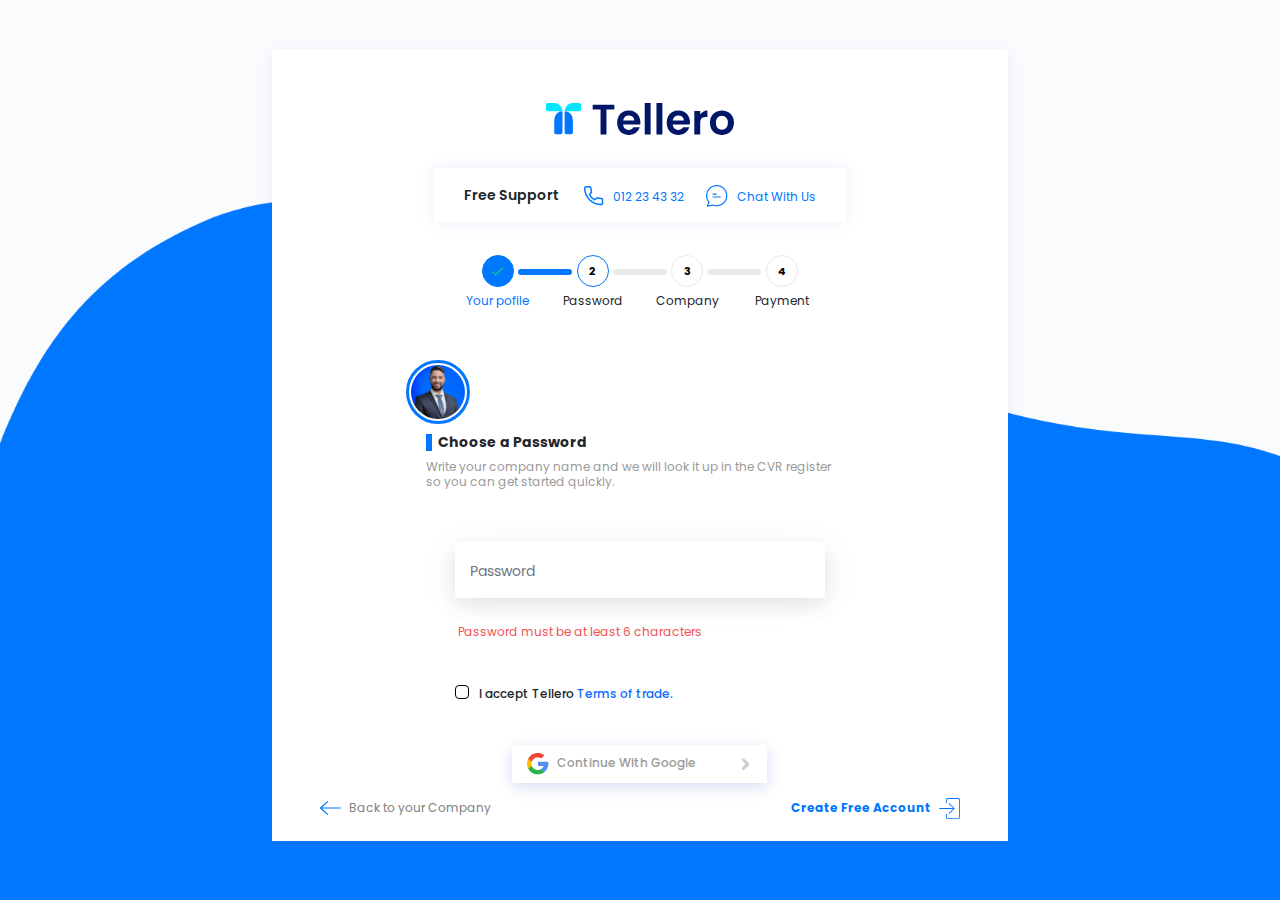
<file: password.html>
<!DOCTYPE html>
<html lang="en">

<head>
    <meta charset="UTF-8">
    <meta http-equiv="X-UA-Compatible" content="IE=edge">
    <meta name="viewport" content="width=device-width, initial-scale=1.0">
    <link rel="stylesheet" href="css/style.css">
    <link rel="stylesheet" href="css/bootstrap.min.css">
    <link
        href="https://fonts.googleapis.com/css2?family=Poppins:ital,wght@0,100;0,200;0,300;0,400;0,500;0,600;0,700;0,800;0,900;1,200;1,300;1,600&display=swap"
        rel="stylesheet">
    <link rel="stylesheet" href="https://pro.fontawesome.com/releases/v5.10.0/css/all.css"
        integrity="sha384-AYmEC3Yw5cVb3ZcuHtOA93w35dYTsvhLPVnYs9eStHfGJvOvKxVfELGroGkvsg+p" crossorigin="anonymous" />
    <title>Password</title>
</head>

<body>
    <section class="bg-image" style="background-image: url('./images/Mask2.png');">
        <div class="container d-flex justify-content-center">
            <div class="signUp-main shadow-common">
                <!-- header section  -->
                <div class="d-flex justify-content-center align-items-center account-logo">
                    <img src="images/logo-img.svg" />
                </div>
                <div class="account-list d-flex justify-content-center ">
                    <div class="d-flex justify-content-between shadow-list align-items-center">
                        <div>
                            <h6>Free Support</h6>
                        </div>
                        <div>
                            <ul class="nav d-flex justify-content-between">
                                <li>
                                    <img src="images/call.png" alt="">
                                    <a>012 23 43 32</a>
                                </li>
                                <li>
                                    <img src="images/chat.png" alt="">
                                    <a>Chat With Us</a>
                                </li>
                            </ul>
                        </div>
                    </div>
                </div>
                <!-- header section  -->
                <!-- step section  -->
                <div class="steps">
                    <div class="d-flex justify-content-center w-100">
                        <ul class="nav d-flex justify-content-between">
                            <li class="d-flex justify-content-center flex-column active-be">
                                <div
                                    class="rounded-circle non-active active-step  d-flex align-items-center justify-content-center">
                                    <p>1</p>
                                    <p><img src="images/tickmark.png"/></p>
                                </div>
                                <div class="content-name">
                                    <p>Your pofile</p>
                                </div>
                            </li>
                            <li class="d-flex justify-content-center flex-column">
                                <div
                                    class="rounded-circle non-active  next-border d-flex align-items-center justify-content-center">
                                    <p>2</p>
                                    <p><img src="images/tickmark.png"/></p>
                                </div>
                                <div class="content-name">
                                    <p>Password</p>
                                </div>
                            </li>
                            <li class="d-flex justify-content-center flex-column">
                                <div
                                    class="rounded-circle non-active  d-flex align-items-center justify-content-center">
                                    <p>3</p>
                                    <p><img src="images/tickmark.png"/></p>
                                </div>
                                <div class="content-name">
                                    <p>Company</p>
                                </div>
                            </li>
                            <li class="d-flex justify-content-center flex-column">
                                <div class="rounded-circle non-active d-flex align-items-center justify-content-center">
                                    <p>4</p>
                                    <p><img src="images/tickmark.png"/></p>
                                </div>
                                <div class="content-name">
                                    <p>Payment</p>
                                </div>
                            </li>
                        </ul>
                    </div>
                </div>
                <!-- step section  -->
                <!-- create account section  -->
                <div class="d-flex justify-content-center ">
                    <div class="d-flex flex-wrap create-section">
                        <div class="rounded-circle border-image">
                            <img src="images/men2.svg" class="w-100" />
                        </div>
                        <div class="content-profile">
                            <h4>Choose a Password</h4>
                            <p>Write your company name and we will look it up in the CVR register<br />
                                so you can get started quickly.</p>
                        </div>
                    </div>
                </div>
                <!-- create account section  -->
                <!-- Form section  -->
                <section class="profile-step d-flex justify-content-center">
                    <div class="middle-container">
                        <form class="form-container">
                            <div class="input-name position-relative">
                                <label class="form-label">Password</label>
                                <input type="password" class="form-control" placeholder="Password">
                                <span class="right-side-icon position-absolute">see?</span>
                            </div>
                            
                            <p class="pt-3 password-err">Password must be at least 6 characters</p>
                            <div class="col-12">
                                <div class="form-check">
                                    <input class="form-check-input" type="checkbox" value="" required>
                                    <label class="form-check-label" for="invalidCheck">
                                        I accept Tellero <a href="#">Terms of trade.</a>
                                    </label>
                                </div>
                            </div>
                        </form>
                        <div class="google-btn d-flex justify-content-center align-items-center">
                            <a href="#"><span><img src="images/search.png" /> Continue With Google </span><span><img
                                        src="images/arrow-icon.png" /></span></a>
                        </div>
                    </div>
                </section>
                <!-- Form section  -->
                <!-- footer  -->
                <div class="footer">
                    <div class="d-flex justify-content-between">
                        <div class="company d-sm-flex align-items-center">
                            <img src="images/login-2.svg" />
                            <a href="./account.html">Back to your Company </a>
                        </div>
                        <div class="free-account  d-sm-flex align-items-center">
                            <a href="company.html">Create Free Account </a>
                            <img src="images/login-3.svg" />
                        </div>
                    </div>
                </div>
                <!-- footer -->
            </div>
        </div>
    </section>
    <script src="js/custom.js"></script>
    <script src="js/jquery-3.6.0.js"></script>
    <script src="js/bootstrap.min.js"></script>
</body>

</html>
</file>
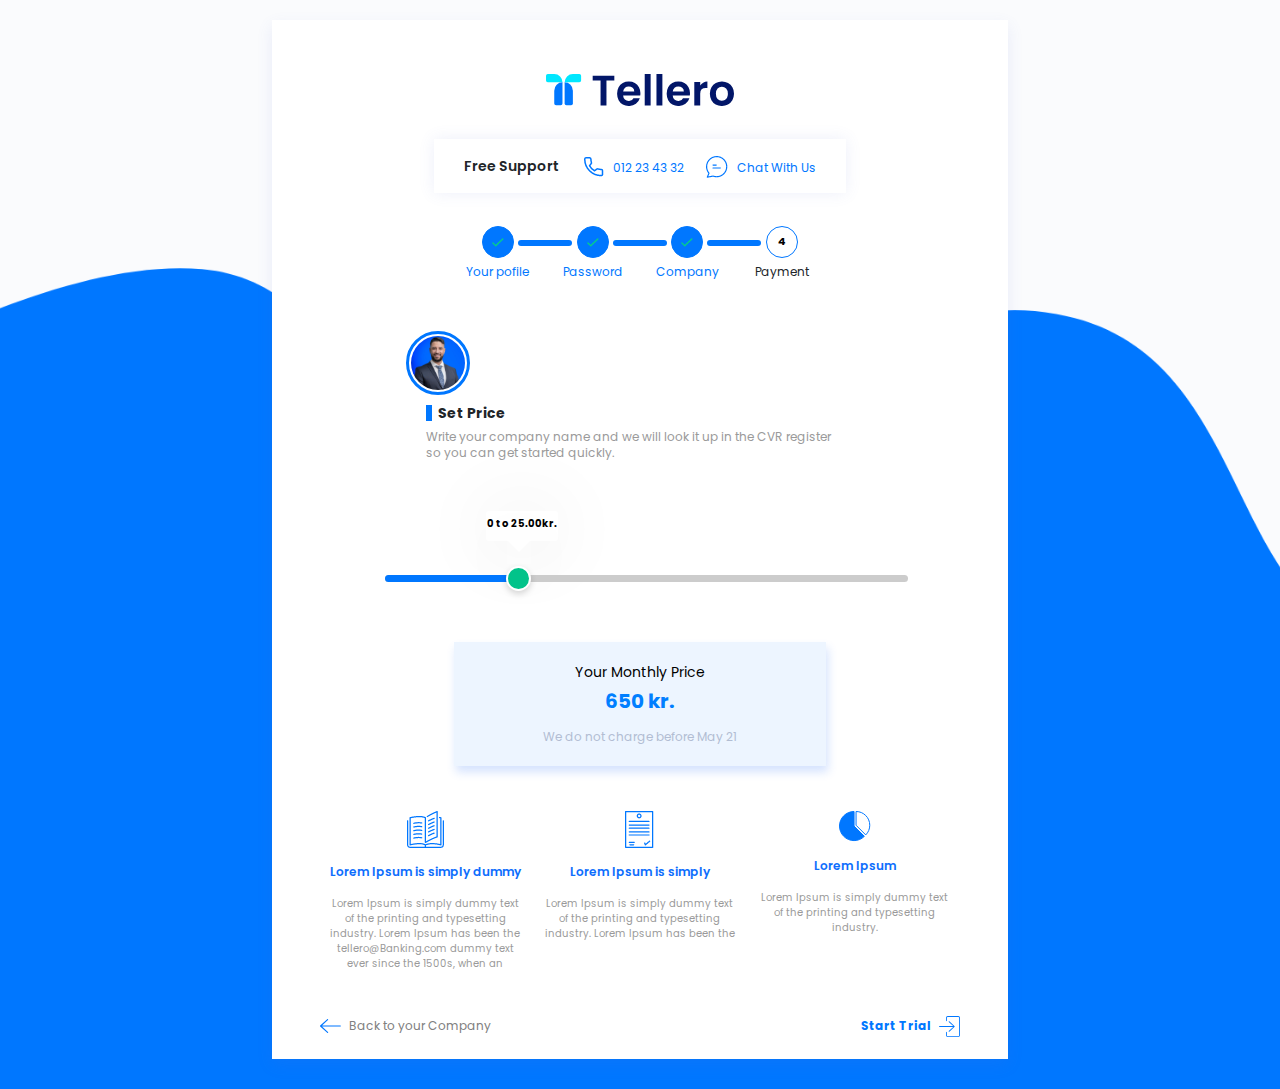
<file: price.html>
<!DOCTYPE html>
<html lang="en">

<head>
    <meta charset="UTF-8">
    <meta http-equiv="X-UA-Compatible" content="IE=edge">
    <meta name="viewport" content="width=device-width, initial-scale=1.0">
    <link rel="stylesheet" href="css/style.css">
    <link rel="stylesheet" href="css/bootstrap.min.css">
    <link
        href="https://fonts.googleapis.com/css2?family=Poppins:ital,wght@0,100;0,200;0,300;0,400;0,500;0,600;0,700;0,800;0,900;1,200;1,300;1,600&display=swap"
        rel="stylesheet">
    <link rel="stylesheet" href="https://pro.fontawesome.com/releases/v5.10.0/css/all.css"
        integrity="sha384-AYmEC3Yw5cVb3ZcuHtOA93w35dYTsvhLPVnYs9eStHfGJvOvKxVfELGroGkvsg+p" crossorigin="anonymous" />
    <title>Price</title>
</head>

<body>
    <section class="bg-image" style="background-image: url('./images/Mask4.png');">
        <div class="container d-flex justify-content-center">
            <div class="signUp-main shadow-common">
                <!-- header section  -->
                <div class="d-flex justify-content-center align-items-center account-logo">
                    <img src="images/logo-img.svg" />
                </div>
                <div class="account-list d-flex justify-content-center ">
                    <div class="d-flex justify-content-between shadow-list align-items-center">
                        <div>
                            <h6>Free Support</h6>
                        </div>
                        <div>
                            <ul class="nav d-flex justify-content-between">
                                <li>
                                    <img src="images/call.png" alt="">
                                    <a>012 23 43 32</a>
                                </li>
                                <li>
                                    <img src="images/chat.png" alt="">
                                    <a>Chat With Us</a>
                                </li>
                            </ul>
                        </div>
                    </div>
                </div>
                <!-- header section  -->
                <!-- step section  -->
                <div class="steps">
                    <div class="d-flex justify-content-center w-100">
                        <ul class="nav d-flex justify-content-between">
                            <li class="d-flex justify-content-center flex-column active-be">
                                <div
                                    class="rounded-circle non-active active-step next-border d-flex align-items-center justify-content-center">
                                    <p>1</p>
                                    <p><img src="images/tickmark.png"/></p>
                                </div>
                                <div class="content-name">
                                    <p>Your pofile</p>
                                </div>
                            </li>
                            <li class="d-flex justify-content-center flex-column active-be">
                                <div
                                    class="rounded-circle non-active active-step d-flex align-items-center justify-content-center">
                                    <p>2</p>
                                    <p><img src="images/tickmark.png"/></p>
                                </div>
                                <div class="content-name">
                                    <p>Password</p>
                                </div>
                            </li>
                            <li class="d-flex justify-content-center flex-column active-be">
                                <div
                                    class="rounded-circle non-active active-step d-flex align-items-center justify-content-center">
                                    <p>3</p>
                                    <p><img src="images/tickmark.png"/></p>
                                </div>
                                <div class="content-name">
                                    <p>Company</p>
                                </div>
                            </li>
                            <li class="d-flex justify-content-center flex-column">
                                <div class="rounded-circle non-active  next-border d-flex align-items-center justify-content-center">
                                    <p>4</p>
                                    <p><img src="images/tickmark.png"/></p>
                                </div>
                                <div class="content-name">
                                    <p>Payment</p>
                                </div>
                            </li>
                        </ul>
                    </div>
                </div>
                <!-- step section  -->
                <!-- create account section  -->
                <div class="d-flex justify-content-center ">
                    <div class="d-flex flex-wrap create-section">
                        <div class="rounded-circle border-image">
                            <img src="images/men2.svg" class="w-100" />
                        </div>
                        <div class="content-profile">
                            <h4>Set Price</h4>
                            <p>Write your company name and we will look it up in the CVR register<br />
                                so you can get started quickly.</p>
                        </div>
                    </div>
                </div>
                <!-- create account section  -->
                <!-- Form section  -->
                <section class="profile-step d-flex justify-content-center">
                    <div class="middle-container price-primay">
                        <div class="d-flex justify-content-center align-items-center">
                            <input class="slider" value="250" min="0" max="1000" name="rangeslider" type="range" />
                        </div>
                        <div class="price-container d-flex justify-content-center align-items-center">
                            <div class="price-card d-flex justify-content-center align-items-center flex-column">
                                <p>Your Monthly Price</p>
                                <h5>650 kr.</h5>
                                <span>We do not charge before May 21</span>
                            </div>
                        </div>
                        <div>
                            <div class="price-box d-flex justify-content-md-between justify-content-xm-center">
                                <div class="icon-card d-flex flex-column">
                                    <div>
                                        <img src="images/open-book.png" />
                                    </div>
                                    <p>Lorem Ipsum is simply dummy </p>
                                    <span>Lorem Ipsum is simply dummy text of the
                                        printing and typesetting industry. Lorem
                                        Ipsum has been the tellero@Banking.com
                                        dummy text ever since the 1500s, when an</span>
                                </div>
                                <div class="icon-card d-flex flex-column">
                                    <div>
                                        <img src="images/contract.png" />
                                    </div>
                                    <p>Lorem Ipsum is simply </p>
                                    <span>Lorem Ipsum is simply dummy text of the
                                        printing and typesetting industry. Lorem
                                        Ipsum has been the </span>
                                </div>
                                <div class="icon-card d-flex flex-column">
                                    <div>
                                        <img src="images/pie-graph.png" />
                                    </div>
                                    <p>Lorem Ipsum </p>
                                    <span>Lorem Ipsum is simply dummy text of
                                        the printing and typesetting industry. </span>
                                </div>
                            </div>
                        </div>
                    </div>
                </section>
                <!-- Form section  -->
                <!-- footer  -->
                <div class="footer">
                    <div class="d-flex justify-content-between">
                        <div class="company d-sm-flex align-items-center">
                            <img src="images/login-2.svg" />
                            <a href="company.html">Back to your Company </a>
                        </div>
                        <div class="free-account  d-sm-flex align-items-center">
                            <a href="accountDetail.html">Start Trial </a>
                            <img src="images/login-3.svg" />
                        </div>
                    </div>
                </div>
                <!-- footer -->
            </div>
        </div>
    </section>
    <script src="js/custom.js"></script>
    <script src="js/jquery-3.6.0.js"></script>
    <script src="js/bootstrap.min.js"></script>
    <script>
        $("document").ready(function () {
            $(".slider").rangeslider();
        });
        $.fn.rangeslider = function (options) {
            var obj = this;
            var defautValue = obj.attr("value");
            obj.wrap("<span class='range-slider'></span>");
            obj.after("<span class='slider-container'><span class='bar'><span></span></span><span class='bar-btn'>0 to <span>0</span></span></span>");
            obj.attr("oninput", "updateSlider(this)");
            updateSlider(this);
            return obj;
        };

        function updateSlider(passObj) {
            var obj = $(passObj);
            var value = obj.val();
            var min = obj.attr("min");
            var max = obj.attr("max");
            var range = Math.round(max - min);
            var percentage = Math.round((value - min) * 100 / range);
            var nextObj = obj.next();
            nextObj.find("span.bar-btn").css("left", percentage + "%");
            nextObj.find("span.bar > span").css("width", percentage + "%");
            nextObj.find("span.bar-btn > span").text(percentage);
        };

    </script>
</body>

</html>
</file>
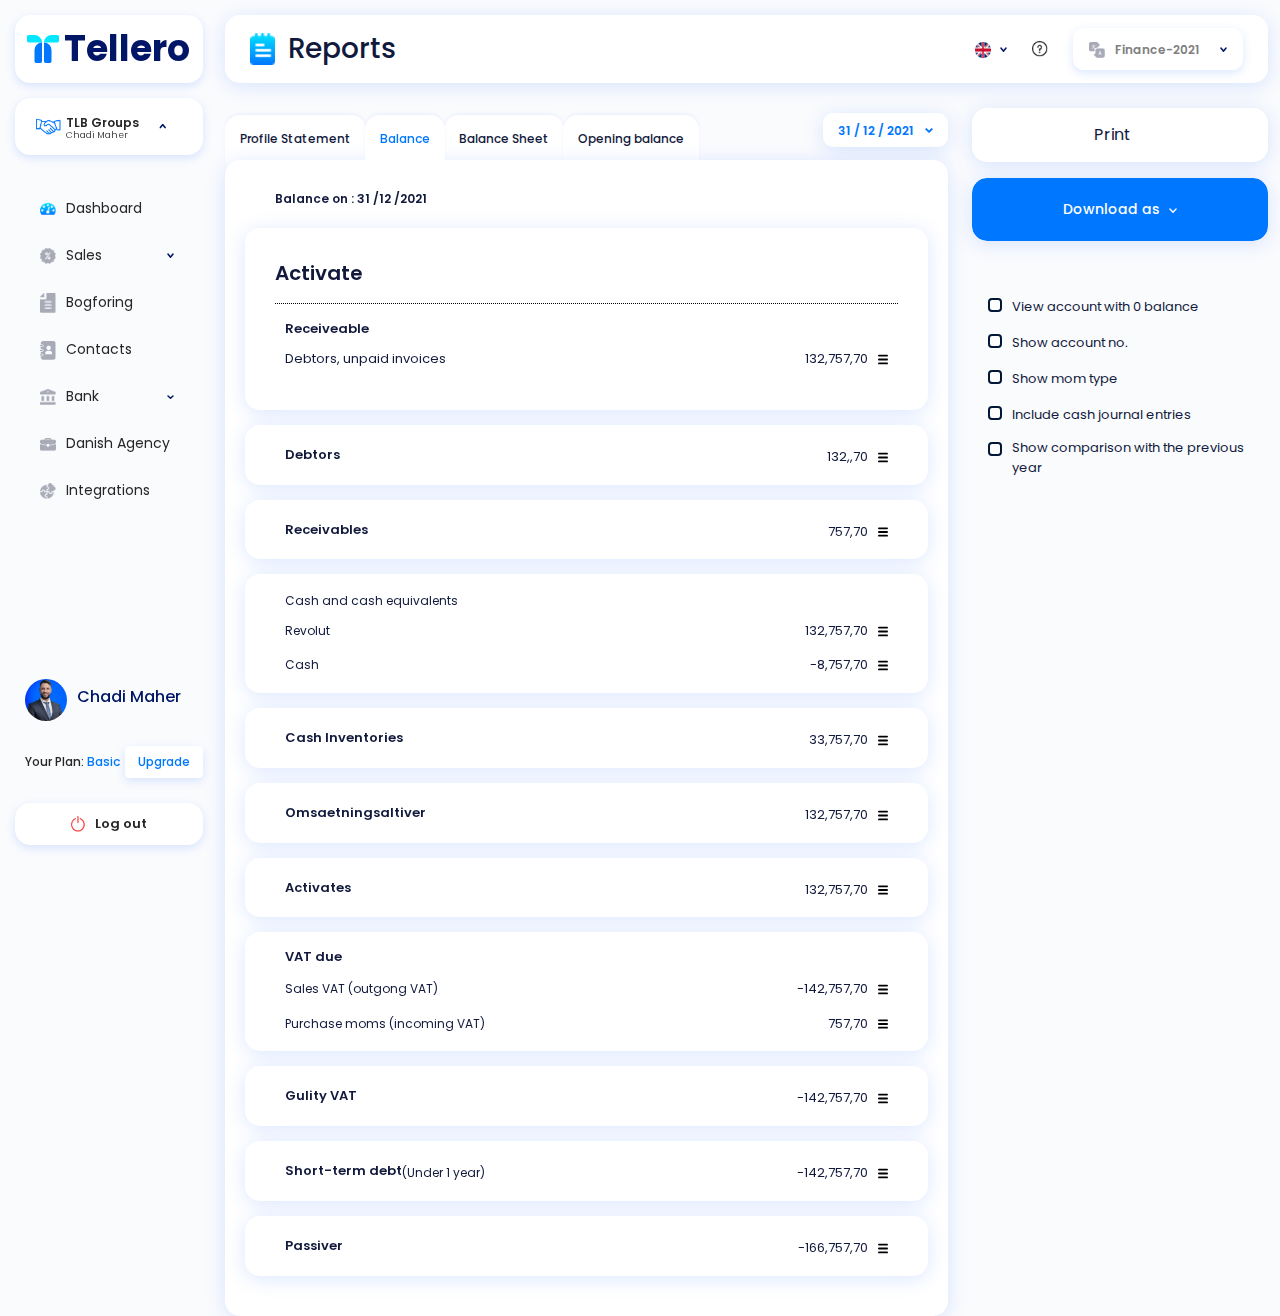
<file: report.html>
<!DOCTYPE html>
<html lang="en">

<head>
    <meta charset="UTF-8">
    <meta http-equiv="X-UA-Compatible" content="IE=edge">
    <meta name="viewport" content="width=device-width, initial-scale=1.0">
    <link rel="stylesheet" href="css/style.css">
    <link rel="stylesheet" href="css/bootstrap.min.css">
    <link
        href="https://fonts.googleapis.com/css2?family=Poppins:ital,wght@0,100;0,200;0,300;0,400;0,500;0,600;0,700;0,800;0,900;1,200;1,300;1,600&display=swap"
        rel="stylesheet">
    <link rel="stylesheet" href="https://pro.fontawesome.com/releases/v5.10.0/css/all.css"
        integrity="sha384-AYmEC3Yw5cVb3ZcuHtOA93w35dYTsvhLPVnYs9eStHfGJvOvKxVfELGroGkvsg+p" crossorigin="anonymous" />
    <title>Reports Dashboard</title>
</head>

<body>
    <div class="container-fluid main">
        <div class="row">
            <div class="col-lg-2 col-md-12 p-0">
                <!-- left slide start  -->
                <section class="left-sidebar d-none d-sm-none d-md-block mb-4">
                    <div>
                        <div class="logo round d-flex justify-content-center align-items-center">
                            <div><img src="images/logo.svg" /></div>
                            <div>
                                <p>Tellero</p>
                            </div>
                        </div>
                        <div class="tbl-container round d-flex justify-content-between bg-white position-relative">
                            <div class="d-flex justify-content-center align-items-center">
                                <div class="hand-shak"><img src="images/hand-shake.png" /></div>
                                <div class="tlb d-flex flex-column">
                                    <p>TLB Groups</p>
                                    <span>Chadi Maher</span>
                                </div>
                            </div>
                            <div>
                                <div class="dropdown-icon" id="rotate-image">
                                    <img src="images/arrow-down.svg" onclick="toggleDropdown()" />
                                </div>
                                <div id="myDropdown" class="dropdown-content">
                                    <section>
                                        <div class="setting-dropdown d-flex justify-content-center align-items-center">
                                            <div class="inner-setting">
                                                <div
                                                    class="top-container d-flex justify-content-center align-items-center">
                                                    <img src="images/add.png" />
                                                    <h5 class="m-0">Add a business</h5>
                                                </div>
                                                <ul class="nav flex-column">
                                                    <li class="nav-item">
                                                        <a class="nav-link" href="#">Settings</a>
                                                    </li>
                                                    <li class="nav-item">
                                                        <a class="nav-link" href="#">Get Help</a>
                                                    </li>
                                                    <li class="nav-item">
                                                        <a class="nav-link" href="#">Log out</a>
                                                    </li>
                                                </ul>
                                            </div>
                                        </div>
                                    </section>
                                </div>
                            </div>

                        </div>
                        <div class="left-nav">
                            <ul class="nav flex-column">
                                <li class="nav-item">
                                    <a class="nav-link" href="#"> <img
                                            src="images/dashboard.png" /><span>Dashboard</span></a>
                                </li>
                                <li class="nav-item arrow-list" onclick="togglesale()">
                                    <a class="nav-link  d-flex justify-content-between align-items-center" href="#">
                                        <div> <img src="images/discount.png" /><span>Sales</span></div> <img
                                            class="arrowd-img" src="images/arrow-down.svg" />
                                    </a>
                                </li>
                                <div id="dropdownFun" class="dropdown-content dropdown-list">
                                    <section>
                                        <ul class="nav flex-column round">
                                            <li class="nav-item">
                                                <a class="nav-link" href="#">Current</a>
                                            </li>
                                            <li class="nav-item">
                                                <a class="nav-link" href="#">All</a>
                                            </li>
                                            <li class="nav-item">
                                                <a class="nav-link" href="#">Offer</a>
                                            </li>
                                            <li class="nav-item">
                                                <a class="nav-link" href="#">Products</a>
                                            </li>
                                            <li class="nav-item">
                                                <a class="nav-link" href="#">Subscription</a>
                                            </li>
                                        </ul>
                                    </section>
                                </div>
                                <li class="nav-item">
                                    <a class="nav-link" href="#"> <img
                                            src="images/invoice.png" /><span>Bogforing</span></a>
                                </li>
                                <li class="nav-item">
                                    <a class="nav-link" href="#"> <img
                                            src="images/notebook-of-contacts.png" /><span>Contacts</span></a>
                                </li>

                                <li class="nav-item arrow-list">
                                    <a class="nav-link  d-flex justify-content-between align-items-center" href="#">
                                        <div> <img src="images/bank (2).png" /><span>Bank</span></div> <img
                                            class="arrowd-img" src="images/arrow-down.svg" />
                                    </a>
                                </li>
                                <li class="nav-item">
                                    <a class="nav-link" href="#"> <img src="images/bussiness.png" /><span>Danish
                                            Agency</span></a>
                                </li>
                                <li class="nav-item">
                                    <a class="nav-link" href="#"> <img
                                            src="images/skill-development.png" /><span>Integrations</span></a>
                                </li>
                            </ul>
                        </div>
                        <div class="leftside-bottom">
                            <div class="profile d-flex justify-content-start align-items-center">
                                <div>
                                    <img src="images/Image 1.png" />
                                </div>
                                <div>
                                    <p>Chadi Maher</p>
                                </div>
                            </div>
                            <div class="plan d-flex justify-content-between align-items-center">
                                <div class="d-flex align-items-center">
                                    <p>Your Plan: </p><span> Basic</span>
                                </div>
                                <div>
                                    <button type="button" class="btn btn-white round">Upgrade</button>
                                </div>
                            </div>
                            <div class="logout">
                                <a href="#" class="d-flex justify-content-center align-items-center round"><img
                                        src="images/signoff.png" /> Log out</a>
                            </div>
                        </div>
                </section>
                <!-- left side end -->
                <!-- responsive -->
                <section class="d-block d-sm-block d-md-none">
                    <div class="mobile-header">
                        <div class="left-sidebar position-relative w-100">
                            <div class="logo round d-flex align-items-center justify-content-between">
                                <div class="d-flex align-items-center">
                                    <div><img src="images/logo.svg" /></div>
                                    <div>
                                        <p>Tellero</p>
                                    </div>
                                </div>
                                <div class="openbtn" onclick="openNav()"><img src="images/humberger.png" /></div>
                            </div>
                        </div>
                        <div
                            class="humberger-container round d-flex justify-content-between align-items-center position-relative">

                            <div>
                                <h5>Reports</h5>
                            </div>
                            <div id="navRight"><img src="images/arrow-left.png" /></div>
                            <div id="nav-links" class="position-absolute nav-links">
                                <section>
                                    <div class="icon-nav content-container">
                                        <ul class="nav header-nav moms-header mob-nav justify-content-end">
                                            <li class="nav-item ">
                                                <a class="nav-link m-0" href="#">
                                                    <div><img src="images/Image 2.png" /></div>
                                                </a>
                                                <div>
                                                    <img src="images/arrow-down.svg" />
                                                </div>
                                            </li>
                                            <li class="nav-item">
                                                <a class="nav-link" href="#"><img src="images/information.png" /></a>
                                            </li>
            
                                            <li class="nav-item " >
                                                <div class="tbl-container finance d-flex justify-content-between bg-white position-relative"
                                                    id="popUpDown" onclick="toggleHeader()">
                                                    <div class="d-flex justify-content-center align-items-center" >
                                                        <div class="btn-logo"><img src="images/translate.png" /></div>
                                                        <div class="finance-btn">
                                                            <a href="#">Finance-2021</a>
                                                        </div>
                                                    </div>
                                                    <div>
                                                        <img src="images/arrow-down.svg" />
                                                    </div>
                                                </div>
                                            </li>
                                        </ul>
                                        <div class="right-icon" id="close-nav">
                                            <img src="images/arrow-right.png" />
                                        </div>
                                    </div>
                                </section>
                            </div>
                            <div id="dropdownHeader" class="dropdown-content dropdown-list">
                                <section>
                                    <ul class="nav flex-column round">
                                        <li class="nav-item">
                                            <a class="nav-link" href="#">Finance Year 2021</a>
                                        </li>
                                        <li class="nav-item">
                                            <a class="nav-link" href="#">Create new Finance Year</a>
                                        </li>
                                       
                                    </ul>
                                </section>
                            </div>
                        </div>

                        <!-- </div> -->
                        <!-- left slide start  -->
                        <section id="mySidepanel" class="left-sidebar sidepanel">
                            <div class="mobile-sidebar">
                                <div class="closebtn round">
                                    <a href="javascript:void(0)" onclick="closeNav()"><img src="images/close.png" /></a>
                                </div>
                                <div>
                                    <div class="logo round d-flex align-items-center">
                                        <div><img src="images/logo.svg" /></div>
                                        <div>
                                            <p>Tellero</p>
                                        </div>
                                    </div>
                                    <div>
                                        <div class="tbl-container round d-flex justify-content-between bg-white"
                                            onclick="toggleDropdownNav()">
                                            <div class="d-flex justify-content-center align-items-center">
                                                <div><img src="images/hand-shake.png" /></div>
                                                <div class="tlb d-flex flex-column">
                                                    <p>TLB Groups</p>
                                                    <span>Chadi Maher</span>
                                                </div>
                                            </div>
                                            <div id="rotate-image-m" class="rotate-image-m">
                                                <img src="images/arrow-down.svg" />
                                            </div>
                                        </div>
                                        <div id="myIdDropdown" class="dropdown-content">

                                            <section>
                                                <div
                                                    class="setting-popup d-flex justify-content-center align-items-center">
                                                    <div class="inner-setting">
                                                        <div
                                                            class="top-container d-flex justify-content-center align-items-center">
                                                            <img src="images/add.png" />
                                                            <h5 class="m-0">Add a business</h5>
                                                        </div>
                                                        <ul class="nav flex-column">
                                                            <li class="nav-item">
                                                                <a class="nav-link" href="#">Settings</a>
                                                            </li>
                                                            <li class="nav-item">
                                                                <a class="nav-link" href="#">Get Help</a>
                                                            </li>
                                                            <li class="nav-item">
                                                                <a class="nav-link" href="#">Log out</a>
                                                            </li>
                                                        </ul>
                                                    </div>
                                                </div>
                                            </section>
                                        </div>
                                    </div>
                                </div>
                                <div class="left-nav">
                                    <ul class="nav flex-column">
                                        <li class="nav-item">
                                            <a class="nav-link" href="#"> <img
                                                    src="images/dashboard.png" /><span>Dashboard</span></a>
                                        </li>
                                        <li class="nav-item arrow-list" onclick="togglesale()">
                                            <a class="nav-link  d-flex justify-content-between align-items-center"
                                                href="#">
                                                <div> <img src="images/discount.png" /><span>Sales</span></div> <img
                                                    class="arrowd-img" src="images/arrow-down.svg" />
                                            </a>
                                        </li>
                                        <div id="dropdownContainer" class="dropdown-content dropdown-list">
                                            <section>
                                                <ul class="nav flex-column round">
                                                    <li class="nav-item">
                                                        <a class="nav-link" href="#">Current</a>
                                                    </li>
                                                    <li class="nav-item">
                                                        <a class="nav-link" href="#">All</a>
                                                    </li>
                                                    <li class="nav-item">
                                                        <a class="nav-link" href="#">Offer</a>
                                                    </li>
                                                    <li class="nav-item">
                                                        <a class="nav-link" href="#">Products</a>
                                                    </li>
                                                    <li class="nav-item">
                                                        <a class="nav-link" href="#">Subscription</a>
                                                    </li>
                                                </ul>
                                            </section>
                                        </div>
                                        <li class="nav-item">
                                            <a class="nav-link" href="#"> <img
                                                    src="images/invoice.png" /><span>Bogforing</span></a>
                                        </li>
                                        <li class="nav-item">
                                            <a class="nav-link" href="#"> <img
                                                    src="images/notebook-of-contacts.png" /><span>Contacts</span></a>
                                        </li>

                                        <li class="nav-item arrow-list">
                                            <a class="nav-link  d-flex justify-content-between align-items-center"
                                                href="#">
                                                <div> <img src="images/bank (2).png" /><span>Bank</span></div> <img
                                                    class="arrowd-img" src="images/arrow-down.svg" />
                                            </a>
                                        </li>
                                        <li class="nav-item">
                                            <a class="nav-link" href="#"> <img src="images/bussiness.png" /><span>Danish
                                                    Agency</span></a>
                                        </li>
                                        <li class="nav-item">
                                            <a class="nav-link" href="#"> <img
                                                    src="images/skill-development.png" /><span>Integrations</span></a>
                                        </li>
                                    </ul>
                                </div>
                                <div class="leftside-bottom">
                                    <div class="profile d-flex justify-content-start align-items-center">
                                        <div>
                                            <img src="images/Image 1.png" />
                                        </div>
                                        <div>
                                            <p>Chadi Maher</p>
                                        </div>
                                    </div>
                                    <div class="plan d-flex justify-content-between align-items-center">
                                        <div class="d-flex align-items-center">
                                            <p>Your Plan: </p><span> Basic</span>
                                        </div>
                                        <div>
                                            <button type="button" class="btn btn-white">Upgrade</button>
                                        </div>
                                    </div>
                                    <div class="logout">
                                        <a href="#" class="d-flex round justify-content-center align-items-center"><img
                                                src="images/signoff.png" /> Log out</a>
                                    </div>
                                </div>

                            </div>
                        </section>
                        <!-- left side end -->
                </section>
                <!-- responsive -->
            </div>
            <div class="col-lg-10 col-md-12 content-container">
                <!-- section header -->

                <div class="d-none d-sm-none d-md-block">
                    <div class="row header round d-flex justify-content-center align-items-center ">
                        <div class="col-md-8">
                            <div class="logo moms-logo d-flex align-items-center">
                                <div class="report-logo"><img src="images/notes.png" /></div>
                                <div>
                                    <h1>Reports</h1>
                                </div>
                            </div>

                        </div>
                        <div class="col-md-4">
                            <ul class="nav header-nav moms-header justify-content-end">
                                <li class="nav-item mx-3">
                                    <a class="nav-link m-0" href="#">
                                        <div><img src="images/Image 2.png" /></div>
                                    </a>
                                    <div>
                                        <img src="images/arrow-down.svg" />
                                    </div>
                                </li>
                                <li class="nav-item">
                                    <a class="nav-link" href="#"><img src="images/information.png" /></a>
                                </li>

                                <li class="nav-item " >
                                    <div class="tbl-container finance d-flex justify-content-between bg-white position-relative"
                                        id="popUpDown" onclick="toggledropdown()">
                                        <div class="d-flex justify-content-center align-items-center" >
                                            <div class="btn-logo"><img src="images/translate.png" /></div>
                                            <div class="finance-btn">
                                                <a href="#">Finance-2021</a>
                                            </div>
                                        </div>
                                        <div>
                                            <img src="images/arrow-down.svg" />
                                        </div>
                                    </div>
                                </li>
                                <div id="toggledropdown" class="dropdown-content dropdown-list">
                                    <section>
                                        <ul class="nav flex-column round">
                                            <li class="nav-item">
                                                <a class="nav-link" href="#">Finance Year 2021</a>
                                            </li>
                                            <li class="nav-item">
                                                <a class="nav-link" href="#">Create new Finance Year</a>
                                            </li>
                                           
                                        </ul>
                                    </section>
                                </div>

                            </ul>
                        </div>
                    </div>
                </div>
                <!-- section header end -->
                <div class="row inner-rows">
                    <div class=" col-9-width">

                        <section class="mt-4">
                            <div class="reportTab d-flex justify-content-between">
                                <div class="tabs-container report-container d-flex justify-content-start">
                                    <div class="report-tabs">
                                        <a href="#">Profile Statement</a>
                                        <a href="#" class="active-tab">Balance</a>
                                        <a href="#">Balance Sheet</a>
                                        <a href="#">Opening balance</a>
                                    </div>

                                </div>
                                <div class="date-container">
                                    <a href="#">31 / 12 / 2021</a>
                                    <img src="images/arrowd- blue.svg" />
                                </div>
                            </div>
                            <div class="mids-container active-bord">
                                <div class="blanc-date">
                                    <p>Balance on : 31 /12 /2021</p>
                                </div>
                                <div class="vat-section active-bord">
                                    <div class="vat-return ">
                                        <div class="vat-head d-flex justify-content-between align-items-center">
                                            <h5>Activate</h5>
                                        </div>
                                    </div>
                                    
                                    <div class="sale-vat">
                                        <div class="receiveable">
                                            <h5>Receiveable</h5>
                                        </div>
                                        <div class="vat-head d-flex justify-content-between align-items-center">
                                            <p>Debtors, unpaid invoices</p>
                                            <div class="d-flex justify-content-between align-items-center">
                                                <a href="#">132,757,70 <img src="images/list.svg" /> </a>
                                            </div>
                                        </div>
                                    </div>
                                </div>
                                <div class="vat-section active-sec active-bord">
                                    <div class="sale-vat">
                                        <div class="vat-head d-flex justify-content-between align-items-center">
                                            <div class="receiveable">
                                                <h5>Debtors</h5>
                                            </div>
                                            <div class="d-flex justify-content-between align-items-center">
                                                <a href="#">132,,70 <img src="images/list.svg" /> </a>
                                            </div>
                                        </div>
                                    </div>
                                </div>
                                <div class="vat-section active-sec active-bord">
                                    <div class="sale-vat">
                                        <div class="vat-head d-flex justify-content-between align-items-center">
                                            <div class="receiveable">
                                                <h5>Receivables</h5>
                                            </div>
                                            <div class="d-flex justify-content-between align-items-center">
                                                <a href="#">757,70 <img src="images/list.svg" /> </a>
                                            </div>
                                        </div>
                                    </div>
                                </div>
                                <div class="vat-section active-sec active-bord">
                                    <div class="sale-vat">
                                        <div class="receiveable">
                                            <p>Cash and cash equivalents</p>
                                        </div>
                                        <div class="vat-head d-flex justify-content-between align-items-center">
                                            <div class="receiveable">
                                                <p>Revolut</p>
                                            </div>
                                            <div class="d-flex justify-content-between align-items-center">
                                                <a href="#">132,757,70 <img src="images/list.svg" /> </a>
                                            </div>
                                        </div>
                                        <div class="vat-head d-flex justify-content-between align-items-center">
                                            <div class="receiveable">
                                                <p>Cash</p>
                                            </div>
                                            <div class="d-flex justify-content-between align-items-center">
                                                <a href="#">-8,757,70 <img src="images/list.svg" /> </a>
                                            </div>
                                        </div>
                                    </div>
                                </div>
                                <div class="vat-section active-sec active-bord">
                                    <div class="sale-vat">
                                        <div class="vat-head d-flex justify-content-between align-items-center">
                                            <div class="receiveable">
                                                <h5>Cash Inventories</h5>
                                            </div>
                                            <div class="d-flex justify-content-between align-items-center">
                                                <a href="#">33,757,70 <img src="images/list.svg" /> </a>
                                            </div>
                                        </div>
                                    </div>
                                </div>
                                <div class="vat-section active-sec active-bord">
                                    <div class="sale-vat">
                                        <div class="vat-head d-flex justify-content-between align-items-center">
                                            <div class="receiveable">
                                                <h5>Omsaetningsaltiver</h5>
                                            </div>
                                            <div class="d-flex justify-content-between align-items-center">
                                                <a href="#">132,757,70 <img src="images/list.svg" /> </a>
                                            </div>
                                        </div>
                                    </div>
                                </div>
                                <div class="vat-section active-sec active-bord">
                                    <div class="sale-vat">
                                        <div class="vat-head d-flex justify-content-between align-items-center">
                                            <div class="receiveable">
                                                <h5>Activates</h5>
                                            </div>
                                            <div class="d-flex justify-content-between align-items-center">
                                                <a href="#">132,757,70 <img src="images/list.svg" /> </a>
                                            </div>
                                        </div>
                                    </div>
                                </div>
                                <div class="vat-section active-sec active-bord">
                                    <div class="sale-vat">
                                        <div class="receiveable">
                                            <h5>VAT due</h5>
                                        </div>
                                        <div class="vat-head d-flex justify-content-between align-items-center">
                                            <div class="receiveable">
                                                <p>Sales VAT (outgong VAT)</p>
                                            </div>
                                            <div class="d-flex justify-content-between align-items-center">
                                                <a href="#">-142,757,70 <img src="images/list.svg" /> </a>
                                            </div>
                                        </div>
                                        <div class="vat-head d-flex justify-content-between align-items-center">
                                            <div class="receiveable">
                                                <p>Purchase moms (incoming VAT)</p>
                                            </div>
                                            <div class="d-flex justify-content-between align-items-center">
                                                <a href="#">757,70 <img src="images/list.svg" /> </a>
                                            </div>
                                        </div>
                                    </div>
                                </div>
                                <div class="vat-section active-sec active-bord">
                                    <div class="sale-vat">
                                        <div class="vat-head d-flex justify-content-between align-items-center">
                                            <div class="receiveable">
                                                <h5>Gulity VAT</h5>
                                            </div>
                                            <div class="d-flex justify-content-between align-items-center">
                                                <a href="#">-142,757,70 <img src="images/list.svg" /> </a>
                                            </div>
                                        </div>
                                    </div>
                                </div>
                                <div class="vat-section active-sec active-bord">
                                    <div class="sale-vat">
                                        <div class="vat-head d-flex justify-content-between align-items-center">
                                            <div class="receiveable d-flex align-items-center">
                                                <h5>Short-term debt  </h5><p>(Under 1 year)</p>
                                            </div>
                                            <div class="d-flex justify-content-between align-items-center">
                                                <a href="#">-142,757,70 <img src="images/list.svg" /> </a>
                                            </div>
                                        </div>
                                    </div>
                                </div>
                                <div class="vat-section active-sec active-bord">
                                    <div class="sale-vat">
                                        <div class="vat-head d-flex justify-content-between align-items-center">
                                            <div class="receiveable">
                                                <h5>Passiver</h5>
                                            </div>
                                            <div class="d-flex justify-content-between align-items-center">
                                                <a href="#">-166,757,70 <img src="images/list.svg" /> </a>
                                            </div>
                                        </div>
                                    </div>
                                </div>

                        </section>
                    </div>
                    <div class=" col-4-width">
                        <!-- section right side start  -->
                        <section class="right-sidebar">
                            <div class="skat-box round">
                                <div class="box-inner d-flex justify-content-center align-items-center">
                                    <div class="d-flex justify-content-center align-items-center">
                                        <p class="margin-right">Print</p>
                                    </div>
                                </div>
                            </div>
                            <div class="download-btn mt-3">
                                 <button class="btn btn-download">Download as <img src="images/whitearrow.svg"/></button>
                            </div>
                            <div class="check-list mt-5">
                                
                                  <div class="form-check">
                                    <input class="form-check-input" type="checkbox" value="" id="flexCheckChecked" >
                                    <label class="form-check-label" for="flexCheckChecked">
                                        View account with 0 balance
                                    </label>
                                  </div>
                                  <div class="form-check">
                                    <input class="form-check-input" type="checkbox" value="" id="flexCheckDefault">
                                    <label class="form-check-label" for="flexCheckDefault">
                                        Show account no.
                                    </label>
                                  </div>
                                  <div class="form-check">
                                    <input class="form-check-input" type="checkbox" value="" id="flexCheckChecked" >
                                    <label class="form-check-label" for="flexCheckChecked">
                                        Show mom type
                                    </label>
                                  </div>
                                  <div class="form-check">
                                    <input class="form-check-input" type="checkbox" value="" id="flexCheckChecked" >
                                    <label class="form-check-label" for="flexCheckChecked">
                                        Include cash journal entries
                                    </label>
                                  </div>
                                  <div class="form-check">
                                    <input class="form-check-input" type="checkbox" value="" id="flexCheckDefault">
                                    <label class="form-check-label" for="flexCheckDefault">
                                        Show comparison with the previous year
                                    </label>
                                  </div>
                            </div>
                        </section>
                        <!-- section right side end -->
                    </div>
                </div>
            </div>
        </div>
    </div>
    <script src="js/custom.js"></script>
    <script src="js/jquery-3.6.0.js"></script>
    <script src="js/bootstrap.min.js"></script>
</body>

</html>
</file>
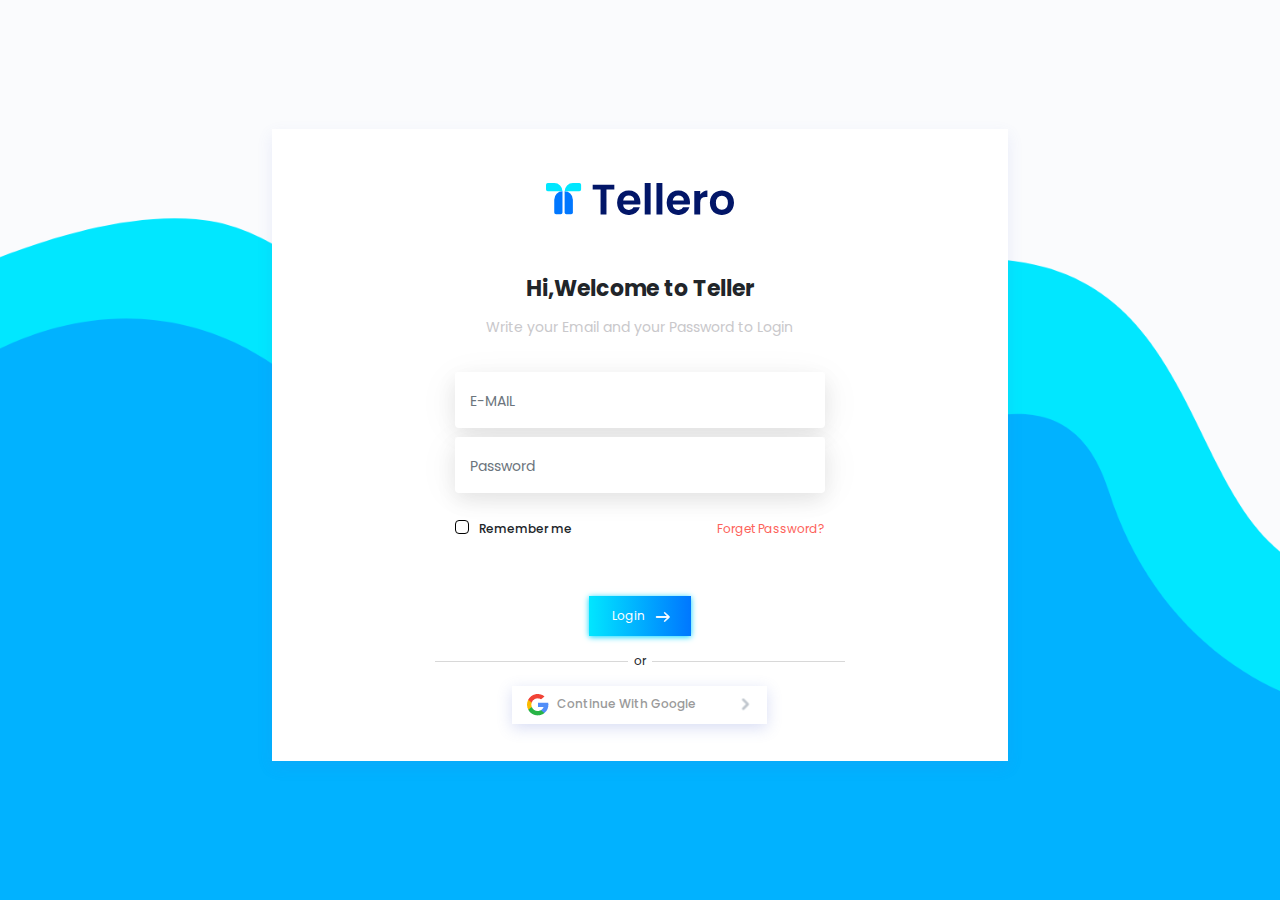
<file: wellcome.html>
<!DOCTYPE html>
<html lang="en">

<head>
    <meta charset="UTF-8">
    <meta http-equiv="X-UA-Compatible" content="IE=edge">
    <meta name="viewport" content="width=device-width, initial-scale=1.0">
    <link rel="stylesheet" href="css/style.css">
    <link rel="stylesheet" href="css/bootstrap.min.css">
    <link
        href="https://fonts.googleapis.com/css2?family=Poppins:ital,wght@0,100;0,200;0,300;0,400;0,500;0,600;0,700;0,800;0,900;1,200;1,300;1,600&display=swap"
        rel="stylesheet">
    <link rel="stylesheet" href="https://pro.fontawesome.com/releases/v5.10.0/css/all.css"
        integrity="sha384-AYmEC3Yw5cVb3ZcuHtOA93w35dYTsvhLPVnYs9eStHfGJvOvKxVfELGroGkvsg+p" crossorigin="anonymous" />
    <title>Wellcome</title>
</head>

<body>
    <section class="bg-image" style="background-image: url('./images/wellcome.png');">
        <div class="container d-flex justify-content-center ">
            <div class="signUp-main shadow-common">
                <!-- header section  -->
                <div class="d-flex justify-content-center align-items-center account-logo">
                    <img src="images/logo-img.svg" />
                </div>
                <div class="d-flex justify-content-center align-items-center text-head">
                    <div>
                        <h4>Hi,Welcome to Teller</h4>
                        <p>Write your Email and your Password to Login</p>
                    </div>
                </div>
                <!-- header section  -->
                <!-- Form section  -->
                <section class="profile-step d-flex justify-content-center">
                    <div class="middle-container">
                        <form class="form-container">
                            <div class="input-name position-relative">
                                <label class="form-label">E-MAIL</label>
                                <input type="email" class="form-control" placeholder="E-MAIL">
                            </div>
                            <div class="input-name position-relative">
                                <label class="form-label">Password</label>
                                <input type="password" class="form-control" placeholder="Password">
                                <span class="right-side-icon position-absolute">see?</span>
                            </div>
                           
                            <div class="col-12 ">
                                <div class="form-check d-flex justify-content-between">
                                    <div>
                                        <input class="form-check-input" type="checkbox" value="" required>
                                        <label class="form-check-label" for="invalidCheck">
                                            Remember me
                                        </label>
                                    </div>
                                    <div class="forget">
                                        <span>Forget Password?</span>
                                    </div>
                                </div>
                            </div>
                        </form>
                        <div class="login-btn-section d-flex justify-content-center">
                            <div>
                                <button class="btn-custom btn-login d-flex align-items-center my-3">
                                    <div>
                                        <p class="m-0">Login</p>
                                    </div>
                                    <div><img src="images/login.png" /></div>
                                </button>
                            </div>
                        </div>
                        <div class="or-container">
                            <div class="text-center">
                                <p>or</p>
                            </div>
                        </div>
                        <div class="google-btn d-flex justify-content-center align-items-center">
                            <a href="#"><span><img src="images/search.png" /> Continue With Google </span><span><img
                                        src="images/arrow-icon.png" /></span></a>
                        </div>
                    </div>
                </section>
                <!-- Form section  -->
            </div>
        </div>
    </section>
    <script src="js/custom.js"></script>
    <script src="js/jquery-3.6.0.js"></script>
    <script src="js/bootstrap.min.js"></script>
</body>

</html>
</file>
<file: css/style.css>
body {
  color: #000;
  background-color: #fafbfd !important;
  margin: 0;
  font-family: Poppins !important;
  padding: 0;
}

/* common css  start*/

.main {
  /* max-width: 1348px;
  margin: 0 auto; */
}

.btn-custom {
  padding: 8px 18px;
  border-radius: 5px;
  background-image: linear-gradient(to right, #01e6ff, #0077ff);
  color: #fff !important;
  cursor: pointer;
  border: none;
  position: relative;
}

.btn-custom img {
  margin-right: 8px;
  position: relative;
  top: -1px;
}

.shadow-common {
  box-shadow: 0 6px 15px 0 rgba(90, 113, 208, 0.11);
}

.image-circle {
  width: 44px;
  height: 44px;
  overflow: hidden;
}

.image-circle img {
  width: 100%;
}

.blue-color {
  color: #0077ff;
}

.fs-14 {
  font-size: 14px;
}

.c-gray {
  color: #bfccda;
}

.w-set {
  width: 36%;
}

.w-set img {
  height: 14px;
  cursor: pointer;
}

.borderless td,
.borderless th {
  border: none;
}

.table-section .borderless {
  border-collapse: separate;
  border-spacing: 0px 12px;
}

.borderless th {
  font-size: 12px;
  color: #a7afb7;
}

.borderless td {
  font-size: 11px;
}

.table-section .borderless td {
  font-weight: 500;
}

.table-section .borderless td:nth-child(2) {
  font-weight: 600;
}

.table-section img {
  width: 100%;
}

.dots-table > :first-child {
  margin-right: 25px;
}

.dots-table > :last-child {
  width: 16px;
  position: absolute;
  top: -3px;
  right: 0;
  padding: 2px 0;
  cursor: pointer;
  transform: rotate(90deg);
  box-shadow: 0 2px 6px 0 rgb(90 113 208 / 22%);
}

.btn-table {
  font-size: 10px !important;
  color: #fff !important;
  box-shadow: 0 6px 15px 0 rgba(90, 113, 208, 0.11);
  min-width: 70px;
  padding: 2px 0 !important;
  border-radius: unset !important;
}

.btn-table-res {
  font-size: 8px !important;
  color: #fff !important;
  box-shadow: 0 6px 15px 0 rgb(90 113 208 / 11%);
  min-width: 48px;
  padding: 2px 0 !important;
  border-radius: unset !important;
  margin-top: 3px;
}

.btn-table-green {
  background-color: #06d186 !important;
}

.btn-table-pink {
  background-color: #ff6868 !important;
}

.btn-table-yellow {
  background-color: #ffc102 !important;
}

.btn-custom:focus,
.btn-table:focus {
  outline: none !important;
  box-shadow: unset !important;
}

.btn-shadow {
  border-radius: 5px;
  box-shadow: 0 0 26px 0 #01d6ff;
  background-image: linear-gradient(to right, #01e6ff, #0077ff);
}

/* common css end */

/* bill section start  */

.custom-width > div:nth-child(1) {
  width: 38%;
}

.custom-p-25 {
  padding: 25px;
}

.custom-width > div:nth-child(2) {
  width: 59%;
}

.bill-top {
  background: #fff;
  height: 226px;
}

.headings h6,
p {
  margin: 0;
}

.headings p {
  font-size: 14px;
  color: #212529;
}

.heading-bold h6 {
  font-weight: bold;
  font-size: 18px;
  color: #212529;
}

.headings h6 {
  font-weight: 600;
  font-size: 18px;
  color: #212529;
}

.mid-container {
  top: 82px;
}

.mid-container > div {
  min-height: 242px;
  width: 50%;
  position: relative;
  padding: 25px;
  background: #fafbfd;
  box-shadow: inset 0 6px 15px 0 rgb(90 113 208 / 11%);
}

.mid-container > div:after,
.mid-container > div::before {
  content: "";
  display: block;
  position: absolute;
  z-index: 1;
  height: 24px;
  top: 147px;
  border: 2px solid #f4f6fb;
  border-width: 0 0 0 5px;
}

.mid-container > div:after {
  left: 0px;
}

.mid-container > div::before {
  right: 0px;
}

.mid-container > div hr {
  position: absolute;
  width: 5.9%;
  height: 10px;
  left: 26.1%;
  border: none;
  bottom: -8%;
  background-color: #f4f6fb;
  opacity: 1;
}

.mid-container .mid-content {
  padding: 6px;
  background-color: #fff;
  box-shadow: 0 6px 20px 0 rgba(90, 113, 208, 0.11);
  border: dashed 1px #dde4eb;
  cursor: pointer;
  height: 192px;
}

.mid-container .mid-content .set-image img {
  width: 32px;
}

.mid-container .mid-content .add-file p {
  font-size: 11px;
  text-align: center;
  color: #0077ff;
  opacity: 0.65;
}

.mid-container .mid-content .upload-file {
  min-height: 150px;
}

.profile-name {
  margin-left: 8px;
  padding: 5px 0;
}

.profile-name h6 {
  font-size: 14px;
  font-weight: 500;
}

.profile-name p {
  font-size: 12px;
}

/* bill section end  */

/* income and expense */

.expense-head img {
  cursor: pointer;
  height: 18px;
}

.progress-single span {
  font-size: 9px;
  color: #001737;
}

.progress-single {
  padding: 9px 25px;
  position: relative;
}

.progress-single h6 {
  font-size: 16px;
  font-weight: bold;
}

.revenue svg {
  color: #01e7ff;
}

.progress-bar {
  border-radius: 5px;
}

.revenue .progress-bar {
  background-color: #01e7ff !important;
}

.expenses svg {
  color: #021668;
}

.expenses .progress-bar {
  background-color: #021668 !important;
}

.loss svg {
  color: #ff6868;
}

.loss .progress-bar {
  background-color: #ff6868 !important;
}

.loss .progress {
  background-color: rgba(255, 104, 104, 0.22) !important;
}

.progress {
  height: 6px !important;
}

.progress-single .primary-svg {
  position: relative;
  left: -7px;
  margin-bottom: 4px;
}

.progress-single svg {
  position: relative;
  top: 2px;
}

.revenue::before,
.loss::before,
.expenses::before {
  content: "";
  display: block;
  position: absolute;
  z-index: 1;
  left: 0px;
  height: 29px;
  top: 65%;
}

.revenue:before {
  border: 1px solid #01e7ff;
}

.loss:before {
  border: 1px solid #ff6868;
}

.expenses:before {
  border: 1px solid #021668;
}

.line {
  height: 81px;
  background: repeating-linear-gradient(
      to bottom,
      transparent 0 4px,
      #fff 4px 8px
    ),
    linear-gradient(to bottom, #0000001a, transparent);
  background-size: 2px 100%;
  background-position: 80%;
  background-repeat: no-repeat;
  width: 1px;
}

.line-settings .line:first-child {
  height: 41px;
  background-image: linear-gradient(#dcd9d93d, #f8f8f8bf);
}

.line-settings {
  padding: 0 3px 0px 2px;
}

.progress-single:last-child .line {
  height: 20px;
}

.scale {
  padding: 2px 20px 2px 24px;
}

.scale ul li {
  font-size: 12px;
  margin-top: 8px;
}

.scale ul li:first-child {
  margin-right: 16px;
}

.foot-container {
  margin-bottom: 3rem;
}

/* income and expense */

/* left sidebar css  */

.left-sidebar {
  padding: 15px 15px;
  overflow-y: auto;
  height: 100vh;
  position: fixed!important;
  width: 17%;
}
.left-sidebar::-webkit-scrollbar {
  display: none;
  z-index: -1;
}

.left-sidebar::-webkit-scrollbar-thumb {
  background: transparent;
}

.left-sidebar::-webkit-scrollbar-track {
  background:transparent;
}
.left-sidebar p {
  margin: 0 !important;
}

.left-sidebar .logo {
  padding: 19px 10px;
  background-color: #fff;
  margin-bottom: 15px;
  box-shadow: 0 3px 10px 0 rgba(33, 108, 252, 0.16);
  border: solid 1px #ffffff;
}

.left-sidebar .logo > div p {
  font-size: 36px;
  color: #021668;
  font-weight: 700;
  line-height: 0.5;
  padding-left: 5px;
}

.left-sidebar .logo > div img {
  width: 32px;
}

.left-sidebar .tbl-container {
  padding: 15px 20px;
  box-shadow: 0 3px 10px 0 rgba(33, 108, 252, 0.16);
  border: solid 1px #ffffff;
}

.left-sidebar .tbl-container .tlb {
  margin-left: 5px;
}

.left-sidebar .tbl-container .tlb p {
  font-family: Poppins;
  font-size: 12px;
  font-weight: 600;
  line-height: unset;
  color: #272727;
  margin: 0;
}

.left-sidebar .tbl-container .tlb span {
  font-family: Poppins;
  font-size: 9px;
  font-weight: 300;
  line-height: 0.7;
  color: #272727;
}

.left-sidebar .left-nav {
  margin-top: 30px;
  margin-bottom: 100px;
  padding-left: 15px;
}

.left-sidebar .left-nav ul li a {
  font-family: Poppins;
  font-size: 14px;
  line-height: 1.5;
  color: #272727;
  padding: 13px 10px;
}

.left-sidebar .left-nav ul li a img {
  margin-right: 10px;
  width: 16px;
}

.left-sidebar .leftside-bottom {
  padding: 50px 0;
}

.left-sidebar .leftside-bottom .profile {
  padding: 15px 10px;
}

.left-sidebar .profile div img {
  margin-right: 10px;
}

.left-sidebar .profile div p {
  font-size: 16px;
  line-height: 1.5;
  font-weight: 500;
  color: #021668;
  padding-bottom: 6px;
}

.left-sidebar .plan {
  padding: 10px 0 10px 10px;
}

.left-sidebar .plan > div p {
  color: #272727;
  font-size: 12px;
  font-weight: 500;
}

.left-sidebar .plan > div span {
  font-size: 12px;
  color: #0077ff;
  font-weight: 500;
  margin-left: 3px;
}

.left-sidebar .btn-white {
  background-color: #fff;
  color: #0077ff !important;
  font-size: 12px !important;
  font-weight: 500 !important;
  box-shadow: 0 3px 10px 0 rgba(33, 108, 252, 0.16);
  border: solid 1px #ffffff;
}

.left-sidebar .logout {
  margin: 15px 0px;
}

.left-sidebar .logout a {
  text-decoration: none;
  color: #272727;
  font-size: 13px;
  font-weight: 600;
  box-shadow: 0 3px 10px 0 rgba(33, 108, 252, 0.16);
  border: solid 1px #ffffff;
  background-color: #ffffff;
  padding: 10px;
}

.left-sidebar .logout a img {
  width: 14px;
  margin-right: 10px;
}

/* left sidebar css  */

/* right side bar start */

.right-sidebar {
  margin-bottom: 100px;
}

.right-sidebar p {
  margin: 0;
}

.right-sidebar .box-container {
  padding: 20px 20px 40px 20px;
  box-shadow: 0 3px 20px 0 rgba(33, 108, 252, 0.16);
  background-color: #ffffff;
  height: 230px;
  margin-top: 25px;
}

.right-sidebar .box-image {
  padding: 20px 20px 80px 20px;
  box-shadow: 0 3px 20px 0 rgba(33, 108, 252, 0.16);
  background-color: #ffffff;
}

.right-sidebar .portfolio-image {
  margin-top: 20px;
}

.right-sidebar .portfolio-image .finish {
  position: absolute;
  top: 93%;
  left: 32%;
}

.right-sidebar .portfolio-image .demo {
  width: 100%;
}

.right-sidebar .portfolio-image > div img {
  width: 100%;
  height: 100%;
}

.right-sidebar .box-image .right-top h5 {
  font-size: 20px;
  font-weight: 600;
  line-height: 1.48;
  color: #11193c;
}

.right-sidebar .box-image .right-top p {
  font-size: 12px;
  line-height: 1.53;
  color: #11193c;
}

.right-sidebar .box-container .help p {
  font-size: 12px;
  font-weight: 400;
  line-height: 1.55;
  color: #11193c;
  padding-bottom: 6px;
  padding-left: 8px;
  opacity: 0.9;
}

.right-sidebar .box-container .help p a {
  text-decoration: none;
  color: #0078ff;
}

.company-logo {
  margin-top: -55px;
}

.company-logo > div {
  padding: 25px 17px 6px 15px;
  background-color: #eaf0fb;
  box-shadow: inset 0 6px 15px 0 rgb(90 113 208 / 11%);
}

.company-logo a {
  background-color: #fff;
  padding: 15px;
  width: 200px;
  text-decoration: none;
  font-size: 12px;
  font-weight: 600;
  line-height: 1.06;
  color: #007bff;
  text-align: center;
  box-shadow: 0 6px 20px 0 rgba(90, 113, 208, 0.11);
  background-color: #ffffff;
}

/* right side bar end */

/* header css */

.icon-nav {
  position: relative;
  z-index: 999;
}
 .nav-item{
  display: flex;
  align-items: center;
  cursor: pointer;
}
.right-icon {
  padding: 22px 15px 22px 22px;
  box-shadow: 0 3px 10px 0 rgba(33, 108, 252, 0.16);
  background-color: #ffffff;
  width: 16%;
  position: absolute;
  top: 0px;
  left: 0px;
}

.content-container .header {
  width: 100%;
  margin: 15px 0px;
  padding: 13px;
  box-shadow: 0 3px 20px 0 rgba(33, 108, 252, 0.16);
  background-color: #ffffff;
}

.content-container .header .active {
  box-shadow: 0 0 15px 0 rgba(1, 231, 255, 0.28);
  background-image: linear-gradient(to bottom, #01e7ff, #0077ff);
  border-radius: 50%;
  width: 45px;
  height: 44px;
  display: flex;
  justify-content: center;
  align-items: center;
}

.content-container .header .nav-link {
  background-image: #fff;
  border-radius: 50%;
  width: 34px;
  height: 34px;
  display: flex;
  justify-content: center;
  align-items: center;
  margin-right: 16px;
}

.content-container .header .nav-link:hover {
  box-shadow: 0 0 15px 0 rgba(1, 231, 255, 0.28);
  background-image: linear-gradient(to bottom, #01e7ff, #0077ff);
}
.moms-header .nav-link:hover{
  background-image: unset!important;
  box-shadow: unset!important;
}
.content-container .header .active img {
  width: 16px;
}

.content-container .header h1 {
  font-size: 28px;
  line-height: 1.5;
  color: #11193c;
  margin: 0;
}

.header-nav .nav-link img {
  width: 16px;
}

/* header css end */

/* bank css start  */

.content-box {
  box-shadow: 0 3px 20px 0 rgba(33, 108, 252, 0.16);
  background-color: #ffffff;
  margin-bottom: 25px;
  padding: 20px;
}

.bank-container .bank-content {
  margin-bottom: 10px;
}

.bank-container .bank-content h5 {
  font-size: 24px;
  font-weight: bold;
  line-height: 1.48;
  color: #11193c;
  letter-spacing: normal;
  margin: 0;
  text-align: center;
  margin-bottom: 6px;
}

.bank-container .bank-content p {
  opacity: 0.6;
  font-size: 15px;
  line-height: 1.53;
  text-align: center;
  color: #11193c;
  margin-bottom: 10px;
}

/* bank css end  */

/* invoice css start*/

.invoice h5 {
  font-size: 23px;
  font-weight: 600;
  line-height: 1.52;
  color: #212529;
}

.invoice p {
  font-size: 12px;
  line-height: 1.38;
  color: #212529;
}

.invoice .hide-container {
  margin: 20px 0;
}

.invoice .hide-container h5 {
  color: #212529;
  font-size: 19px;
  font-weight: normal;
}

.invoice .hide-container p {
  font-size: 15px;
  font-weight: 300;
  color: #212529;
}

.invoice .custom-table thead tr th {
  border: none;
  padding: 15px 10px;
  font-size: 17px;
  font-weight: 500;
  line-height: 1.53;
  color: #a7afb7;
}

.invoice .custom-table tbody tr td {
  padding: 15px 10px;
  border-top: solid 1px #d3e3f7;
  border-bottom: 0;
  font-size: 16px;
  line-height: 1.53;
  font-weight: 400;
  color: #212529;
}

.table-striped > tbody > tr:nth-of-type(odd) {
  --bs-table-accent-bg: rgba(1, 231, 255, 0.03) !important;
}

.show-more a {
  text-decoration: none;
  font-size: 15px;
  font-weight: 300;
  line-height: 2.27;
  text-align: center;
  color: #0077ff;
}

/* invoice end */

/* pop up*/

.nav-links {
  height: 100%;
  width: 0%;
  right: 0;
  /* background: red; */
  overflow: hidden;
  transition: width 1s;
  cursor: pointer;
}

.popup-down {
  width: 100%;
  position: fixed;
  height: 0;
  top: 0;
  left: 0;
  transition: 0.5s;
  z-index: 3;
  overflow: hidden;
}

.setting-popup {
  box-shadow: 0 0 20px 0 rgb(33 108 252 / 16%);
  background-color: #ffffff;
  border: 1px solid #fff;
  padding: 4px 4px 15px 4px;
  width: 59%;
  transition: 0.5s;
  position: absolute;
  margin-top: 15px;
}

.dropdown-icon img {
  padding: 10px 15px;
}

.setting-dropdown {
  box-shadow: 0 0 20px 0 rgb(33 108 252 / 16%);
  background-color: #ffffff;
  left: 0px;
  padding: 15px 20px;
  position: absolute;
  top: 68px;
  width: 100%;
}
.rotate-now {
  transform: rotate(0deg) !important;
}
.dropdown-icon,
.rotate-image-m {
  transform: rotate(180deg);
  transition: 0.3s;
}
.setting-dropdown {
  animation: pulse 0.2s ease-in-out;
}

@keyframes pulse {
  0% {
    opacity: 0;
  }
  100% {
    opacity: 1;
  }
}
.setting-dropdown .top-container {
  padding: 10px 0px;
  margin-bottom: 20px;
  border-bottom: solid 1px #11193c85;
  width: fit-content;
}

.setting-dropdown .top-container h5 {
  font-size: 15px;
  line-height: 1.5;
  color: #11193c;
}

.setting-dropdown .top-container img {
  width: 14px;
  margin-right: 5px;
}

.setting-dropdown ul li a {
  opacity: 0.8;
  font-size: 13px;
  line-height: 1.53;
  color: #11193c;
}

.close-icon {
  position: absolute;
  width: 100%;
  height: 100%;
}

.setting-popup .top-container {
  padding: 30px 10px;
  margin-bottom: 20px;
  border-bottom: solid 1px #11193c85;
  width: fit-content;
}

.setting-popup .inner-setting img {
  margin-right: 10px;
}

.setting-popup .inner-setting h5 {
  font-size: 18px;
  line-height: 1.5;
  color: #11193c;
}

.setting-popup .inner-setting .nav-item .nav-link {
  padding: 10px 20px;
  font-size: 16px;
  line-height: 1.53;
  color: #11193c;
  opacity: 0.8;
  font-weight: 500;
}

/* pop up */

/* responsive css start  */

.mobile-sidebar {
  padding: 20px;
  width: 85%;
  height: fit-content;
  background-color: #fff;
}

.mobile-sidebar .tbl-container {
  width: 80%;
  margin-top: 20px;
}

.mobile-sidebar .leftside-bottom {
  padding: 50px 12px;
  height: 300px;
}

.mobile-sidebar .plan {
  padding: 10px 20px;
}

.mobile-sidebar .left-nav {
  padding-left: 15px;
}

.mobile-sidebar .logo {
  width: 80%;
}

.mobile-header .logo {
  padding: 16px 20px;
  margin-bottom: 0;
}

.mobile-header .left-sidebar .logo > div p {
  font-size: 28px !important;
}
/* .left-sidebar {
  position: relative;
} */
.mobile-tbl {
  width: 40%;
  position: absolute;
  top: 30px;
  right: 15px;
}

.humberger-container {
  padding: 20px;
  margin-bottom: 25px;
  box-shadow: 0 3px 10px 0 rgba(33, 108, 252, 0.16);
  background-color: #ffffff;
}

.sidepanel {
  background-color: rgba(0, 0, 0, 0.41);
  width: 0;
  position: fixed;
  z-index: 999;
  top: 0;
  left: 0;
  overflow-x: hidden;
  transition: 0.5s;
  padding: 0px !important;
  height: 100%;
}

.sidepanel a {
  padding: 10px 17px;
  font-size: 25px;
  display: block;
  transition: 0.3s;
}

.sidepanel .closebtn {
  position: absolute;
  background-color: #fff;
  top: 27px;
  right: 10px;
  font-size: 36px;
}

.mob-invoice p {
  text-align: center;
  padding: 10px 15px;
}

.mob-invoice .invoice-inner {
  padding-bottom: 20px;
}

.mob-invoice .custom-table tr th {
  text-align: center;
  vertical-align: baseline;
  font-size: 12px !important;
}

.mob-invoice .custom-table tr td {
  text-align: center;
  vertical-align: middle;
  font-size: 11px !important;
  padding: 15px 6px !important;
}

.showtoggle {
  display: block !important;
}

.dropdown-content {
  display: none;
}

/* contact forms start */
.bg-image {
  background-repeat: no-repeat;
  background-size: cover;
  background-position: 0 0;
  min-height: 100vh;
  height: fit-content;
  width: 100%;
  display: flex;
  justify-content: center;
  align-items: center;
}
.bg-image {
  animation-name: animate;
  animation-duration: 2s;
}
@keyframes animate {
  0%   {background-position: 0 200px;}
  100% {background-position: 0 0px;}
}
.background-company,
.account-image {
  background-size: 100% 100%;
}
.signUp-main {
  width: 66%;
  background-color: #fff;
  padding: 44px 0 22px 0;
  margin-top: 20px;
  margin-bottom: 30px;
}
.account-logo {
  padding: 10px 0 33px 0px;
}
.account-logo img {
  width: 188px;
}
.account-list .shadow-list {
  box-shadow: 0px 0px 15px 0 rgb(90 113 208 / 11%);
}
.account-list > div {
  width: 56%;
  background-color: #fff;
  padding: 16px 30px 14px 30px;
}
.account-list h6 {
  font-size: 14px;
  font-weight: 600;
  margin: 0;
}
.account-list li a {
  color: #0077ff !important;
  font-size: 12px;
  margin-left: 5px;
}
.account-list > div > div:first-child {
  width: 28%;
}
.account-list > div > div:last-child {
  width: 66%;
}

/* contact forms end */
/* steps */
.non-active {
  width: 32px;
  height: 32px;
  align-self: center;
  border: 1px solid #eaeaea;
}
.next-border {
  border: 1px solid #0077ff;
}
.active-step {
  border: 1px solid #0077ff;
  background: #0077ff;
}
.active-step img {
  width: 12px;
  }
.active-step p {
  color: #06daac !important;
}
.active-be .content-name p {
  color: #0077ff;
}
.non-active p {
  padding: 0;
  margin: 0;
  font-size: 11px;
  color: #000;
  font-weight: bold;
}
.non-active p:last-child {
  display: none;
}
.active-step p:first-child {
  display: none;
}
.active-step p:last-child {
  display: block;
}
.steps ul {
  width: 362px;
  padding: 33px 0 28px 0;
  text-align: center;
}
.steps ul li {
  position: relative;
  width: 78px;
}
.content-name p {
  font-size: 12px;
  margin-top: 5px;
}
.steps ul li::before,
.active-be::before {
  content: "";
  display: block;
  position: absolute;
  z-index: 1;
  width: 54px;
  right: -35px;
  top: 14px;
  height: 6px;
  border-radius: 5px;
  background: #eaeaea;
}
.active-be::before {
  background: #0077ff !important;
}
.steps ul li:last-child:before {
  display: none;
}
/* steps */
/* profile */
.create-section {
  width: 70%;
  padding: 6px 6px 6px 24px;
}
.content-profile {
  padding: 10px 0;
  margin-left: 20px;
}
.border-image {
  width: 64px;
  height: 64px;
  overflow: hidden;
  border: 3px solid #0077ff;
  padding: 2px;
  border-radius: 50px;
}
.border-image img {
  height: 100%;
}
.content-profile h4 {
  font-size: 14px;
  padding-left: 6px;
  font-weight: bold;
  border-left: 6px solid #0077ff;
}

.content-profile p {
  font-size: 12px;
  color: #9a9a9a;
  line-height: 1.3;
}
/* profile */
/* footer */
.footer {
  padding-right: 3rem;
  padding-left: 3rem;
}
.footer img {
  width: 21px;
}
.footer .company,
.footer .free-account {
  cursor: pointer;
}
.footer .company a,
.footer .free-account a {
  font-size: 12px;
  text-decoration: none;
}
.footer .company a {
  color: gray;
  margin-left: 8px;
}
.footer .free-account a {
  color: #0077ff;
}
.footer .free-account a:hover {
  color: #0077ff;
}
.footer .company a:hover {
  color: gray;
}
.footer .free-account a {
  font-weight: bold;
  margin-right: 8px;
}
/* footer */
/* form css start  */
.active-border {
  border-left: 5px solid #0077ff;
}
.form-container {
  padding: 20px 20px 0px 20px;
}

.form-container .input-name:focus-within {
  border-left: 5px solid #0077ff;
  box-shadow: 0 8px 20px 0 rgb(0 0 0 / 8%);
  background-color: #ffffff;
  margin-bottom: 7px!important;
}
.form-container .input-name input:focus {
  color: #000 !important;
  padding-top: 0;
  font-weight: 600;
  padding-bottom: 0;
  position: unset;
  height: unset;
  box-shadow: 0 8px 20px 0 rgb(0 0 0 / 8%);
  background-color: #ffffff;
 
}
.form-container .input-name input:focus::placeholder{
  display: none;
}

.form-container .input-name label {
  padding-left: 15px;
  margin: 0;
  font-size: 12px;
  color: #afaeae;
  font-weight: 500;
  transition: all 0.1s ease-in-out;
}
.form-container .input-name input::placeholder{
  padding-top: 3px;
}
.form-container .input-name input:focus::placeholder {
  color: transparent!important;
  font-weight: 600;
  font-size: 14px;
  display: none;
}

.form-container .input-name input {
  appearance: none;
  outline: none;
  border: none;
  padding: 19px 10px 16px 15px;
  color: #9a9a9a!important;
  font-weight: 400;
  font-size: 14px;
  position: absolute;
  z-index: 999;
  box-shadow: 0 8px 20px 0 rgb(0 0 0 / 8%);
  background-color: #ffffff;
  top: 0;
}
.form-container .input-name input:focus {
  box-shadow: none;
}
.input-shadow {
  box-shadow: 0px 6px 20px 0px rgb(90 113 208 / 18%);
}

.form-container .form-check {
  margin: 40px 0;
}
.form-check .forget span {
  font-size: 12px;
  color: #fd6259;
}
.form-check-input {
  width: 14px !important;
  height: 14px !important;
}
.form-container .form-check-input {
  border: 1px solid #000 !important;
}
.form-container .form-check-input:focus {
  outline: none;
  box-shadow: unset;
}
.form-container .form-check-label {
  font-weight: 500;
  font-size: 12px;
}
.form-container .form-check-label a {
  font-weight: 500;
}
.google-btn {
  margin-bottom: 15px;
}
.google-btn a {
  background-color: #fff;
  padding: 8px 15px;
  font-size: 13px;
  box-shadow: 0px 4px 15px 0 rgb(90 113 208 / 24%);
}
.google-btn a span:nth-child(1) img {
  margin-right: 5px;
}
.google-btn a span:nth-child(2) img {
  transform: rotate(270deg);
}
.google-btn a span:nth-child(1) {
  padding-right: 40px;
  color: #9a9a9a;
  font-weight: 500;
  font-size: 12px;
}
.right-side-icon {
  top: 37%;
  right: 15px;
  color: #afaeae;
  font-size: 12px;
}
.middle-container {
  width: 64%;
}
.profile-step {
  padding-right: 3rem !important;
  padding-left: 3rem !important;
}
.middle-container a {
  text-decoration: none;
}
.c2 >div:nth-child(2) input,
.c2 >div:nth-child(2) input {
  box-shadow: inset 0px 10px 20px 0px rgb(229 229 229 /0% )!important;
}
.form-container .input-name {
  box-shadow: 0 12px 40px 0 rgba(0, 0, 0, 0.08);
  background-color: #ffffff;
  padding: 5px 0 10px 0;
  margin-bottom: 26px;
}
.password-err {
  color: #f15252;
  padding-left: 3px;
  font-size: 12px;
  margin: 0;
}
/* form section  */

/* wellcome page */
.text-head > div {
  text-align: center;
  margin-top: 14px;
}
.text-head h4 {
  font-weight: bold;
  margin: 14px 0;
  font-size: 22px;
}
.text-head p {
  margin: 14px 0;
  font-size: 14px;
  color: #c9c8cb;
}
.login-btn-section .btn-login p {
  font-size: 12px;
}
.or-container {
  font-size: 12px;
  position: relative;
}
.or-container > div::before,
.or-container > div::after {
  content: "";
  display: block;
  position: absolute;
  z-index: 1;
  width: 47%;
  height: 1px;
  top: 9px;
  background: #d8d8d8;
}
.or-container > div::after {
  right: 0 !important;
}
.login-btn-section .btn-login {
  border-radius: unset !important;
  padding: 8px 23px !important;
  box-shadow: 0px 1px 6px 0px #01d6ff;
}
.login-btn-section .btn-login img {
  top: 0;
  left: 10px;
  transform: rotate(180deg);
}
/* wellcome page */

/* company */
.company-form{
  display: none;
}
#form-show{
  animation: formAnimation 0.2s ease-in-out;
}
@keyframes formAnimation {
  0% {
    opacity: 0;
  }
  100% {
    opacity: 1;
  }
}
.find-business {
  margin-top: 30px;
  margin-bottom: 10px;
}
.find-business p {
  color: #9a9a9a;
  font-size: 12px;
  margin: 0;
}
.find-business a {
  font-size: 12px;
  font-weight: 500;
  padding-top: 4px;
  color: #0077ff!important;
}
.find-business {
  margin: 38px 0 23px 0;
}
.company-arrow {
  padding: 2px 4px 3px 2px;
  border-radius: 50%;
  background-color: #eaeaea;
  margin-left: 6px;
}
.company-arrow img{
  transform: rotate(180deg);
  transition: 0.3s ease-in-out;
}
.arrow-rotate .company-arrow{
  background-color: #0077ff;
}
.arrow-rotate .company-arrow img{
  transform: rotate(0deg);
}
.haft-container .input-name:nth-child(1) {
  margin-right: 10px;
}
.form-container .input-mail select {
  appearance: none;
  outline: none;
  border: none;
  padding-top: 0;
  color: #9a9a9a;
  font-weight: 500;
  font-size: 12px;
  padding: 20px 14px;
  margin-top: 5px;
  box-shadow: 0 12px 40px 0 rgba(0, 0, 0, 0.08);
  background-color: #ffffff;
}
.form-select {
  background-image: url("../images/arrow-icon.png") !important;
  background-size: inherit !important;
}
.form-select ::placeholder {
  color: #9a9a9a !important;
}
/* company */

/* price logo */
/* price-container css  */
.price-container {
  margin: 25px 0;
}
.price-container .price-card {
  padding: 20px 25px;
  background-color: #edf5ff;
  box-shadow: 2px 6px 9px 0px rgb(33 108 252 / 19%);
  width: 58%;
}
.price-container .price-card p {
  margin: 0;
  font-size: 14px;
  color: #000;
}
.price-container .price-card h5 {
  padding: 6px 10px 15px 10px;
  color: #017fff;
  font-weight: 700;
  font-size: 20px;
  margin: 0;
}
.price-container .price-card span {
  font-size: 12px;
  color: #b2bdd3;
}
.icon-card {
  padding: 20px 10px;
  width: 33%;
  text-align: center;
}
.icon-card p {
  padding: 15px 0px;
  color: #0d6efd;
  font-size: 12px;
  font-weight: 600;
  margin: 0;
}
.icon-card span {
  font-size: 10px;
  color: #9a9a9a;
}
.price-primay {
  width: 100%;
  padding-bottom: 25px;
}
/* price logo */

/* account detail */
.support-container .input-name input {
  border-radius: unset !important;
}
.support-container .input-name:nth-child(1) {
  width: 60%;
  margin-right: 10px;
}
.support-container .input-name:nth-child(2) {
  width: 40%;
}
.monthly-price {
  width: 100% !important;
  margin-bottom: 50px;
}
.monthly-price .month-para {
  padding-top: 10px;
  padding-bottom: 16px;
  text-align: center;
  color: #7b8794 !important;
  font-size: 9px !important;
}
.monthly-price span {
  margin-top: 0 !important;
}
.monthly-price a span {
  color: #0d6efd !important;
  font-size: 18px;
  font-weight: 600;
}
.monthly-price a img {
  margin-right: 8px;
}
/* account detail */
/* ranng slider css  */
.range-slider {
  display: inline-block;
  width: 85%;
  box-sizing: border-box;
  position: relative;
  padding-bottom: 15px;
}
.range-slider > input {
  opacity: 0;
  width: 100%;
  position: relative;
  z-index: 5;
  margin-top: 72px;
  -webkit-appearance: none;
}
.range-slider > input::-webkit-slider-thumb {
  -webkit-appearance: none;
  z-index: 100;
  position: relative;
  width: 50px;
  height: 30px;
  -webkit-border-radius: 10px;
}
.range-slider > span.slider-container {
  min-height: 110px;
  display: inline-block;
  position: absolute;
  top: 70px;
  left: -8px;
  right: 46px;
  z-index: 3;
  box-sizing: border-box;
}
.range-slider > span.slider-container > span.bar {
  background-color: #ccc;
  display: inline-block;
  position: absolute;
  z-index: 1;
  top: 12px;
  left: 25px;
  right: -42px;
  height: 7px;
  overflow: hidden;
  border-radius: 10px;
}
.range-slider > span.slider-container > span.bar > span {
  background: #0077ff;
  display: inline-block;
  float: left;
  height: 11px;
  width: 0%;
}
.range-slider > span.slider-container > span.bar-btn {
  display: inline-block;
  position: absolute;
  width: 72px;
  height: 30px;
  padding-top: 5px;
  font-weight: bold;
  text-align: center;
  box-shadow: 0 3px 80px 0 rgba(0, 0, 0, 0.1);
  background-color: #ffffff;
  font-size: 10px;
  color: #000;
  left: -25px;
  top: -52px;
  border-radius: 3px;
}
.range-slider > span.slider-container > span.bar-btn:after {
  content: "";
  border: 2px solid #fff;
  background-color: #02c38a;
  border-radius: 20px;
  width: 25px;
  height: 25px;
  display: inline-block;
  position: absolute;
  left: 20px;
  top: 55px;
  z-index: 3;
  box-shadow: 0 3px 6px 0 rgba(0, 0, 0, 0.16);
}
.range-slider > span.slider-container > span.bar-btn > span:before {
  content: "";
  display: inline-block;
  width: 0;
  height: 0;
  border-width: 12px;
  border-style: solid;
  border-color: #fff transparent transparent;
  position: absolute;
  box-shadow: 0 3px 80px 0 rgba(0, 0, 0, 0.1);
  top: 29px;
    left: 21px;
}
.range-slider > span.slider-container > span.bar-btn > span:after {
  content: ".00kr.";
}

/* responsive css start  */
@media only screen and (max-width: 769px) {
  .fakture-mobile{
    display: none;
  }
  .fakture{
    overflow-x: scroll;
    padding: 16px 10px 0px 10px!important;
  }
  .fakture .fakture-nav p{
    font-size: 10px;
  }
  .reminder {
    padding: 5px 10px!important;
  }
  .fakture::-webkit-scrollbar {
    width: 0px;
  }
  .fakture .nav{
    flex-wrap: nowrap;
  }
  .left-sidebar{
    height: unset;
    padding:0;
  }
  .mobile-header .left-sidebar{
    margin-bottom: 24px;
  }
  .mobile-header{
    padding:10px;
  }
  .price-box{
    flex-direction: column;
  }
  .price-box .icon-card {
   width: 100%;
   padding: 20px 50px;
  }
  .price-container .price-card{
    width: 86%;
  }
  .custom-width > div:nth-child(1) {
    width: 100%;
    padding-top: 117px;
  }
  .foot-container {
    margin-bottom: 0 !important;
  }
  .content-container .header {
    margin: 0 !important;
    padding: 20px 13px !important;
    display: flex;
    flex-wrap: nowrap;
  }
  .right-sidebar .portfolio-image .finish {
    left: 40%;
    top: 96%;
  }
  .custom-btn {
    font-size: 11px;
  }
  .headings p {
    font-size: 10px;
  }
  .btn-custom {
    padding: 8px 10px;
  }
  .mid-container > div {
    min-height: 158px;
    width: 86%;
  }
  .mid-container .mid-content .upload-file {
    min-height: unset;
  }
  .mid-container .mid-content {
    height: 165px;
  }
  .bill-top {
    background: #fff;
    height: 195px;
  }
  .mid-container {
    top: 99px;
  }
  /* scale */
  .scale ul li {
    font-size: 8px;
  }
  /* forms */
  .signUp-main {
    width: 100% !important;
  }
  .account-list > div {
    width: 100% !important;
    padding: 12px;
  }
  .account-list h6 {
    font-size: 12px;
  }
  .account-list li a {
    font-size: 8px;
  }
  .steps ul li {
    width: 55px;
  }
  .steps ul li::before,
  .active-be::before {
    width: 38px;
    right: -28px;
  }
  .content-name p {
    font-size: 8px;
  }
  .steps ul {
    padding: 25px 10px 12px 10px;
  }
  .create-section {
    width: 100%;
    padding: 10px 18px;
  }
  .content-profile {
    padding-left: 0;
    margin-left: 5px;
  }
  .footer {
    padding: 10px !important;
  }
  .footer img {
    width: 14px;
  }
  .footer a {
    font-size: 10px !important;
  }
  .footer .company a {
    margin-left: 4px;
  }
  .footer .free-account a {
    margin-right: 4px;
  }
  .middle-container {
    width: 100%;
  }
  .profile-step {
    padding: 0 !important;
  }
  .inner-rows .col-9-width{
    width: 100% !important;
  }
  .inner-rows .col-4-width{
    width: 100% !important;
  }
  .vat-head p{
    width: 70%!important;
  }
  .vat-head h5 {
    font-size: 14px!important;
    font-weight: 500!important;
  }
  .vat-head a{
    font-size: 11px!important;
  }
  .vat-head p{
    font-size: 11px!important;
  }
  .reportTab{
    flex-direction: column-reverse;
    align-items: flex-start;
  }
  .date-container{
    width: fit-content;
    margin-bottom: 10px;
  }
  .report-container{
    top: 0px!important;
  }
  .tabs-container a{
    font-size: 8px!important;
    padding: 12px 10px 25px 10px!important;
  }
  .draft-link a{
    padding: 12px 15px 25px 15px!important;
  }
  .vat-section {
    padding: 15px 10px 35px 10px!important;
  }
  .mids-container .vat-return{
    margin: 15px 7px!important;
  }
}
/* moms css start  */
.inner-rows .col-4-width{
  width: 30%;
}
.inner-rows .col-9-width{
  width: 70%;
}
.finance{
  width: 170px;
  padding: 8px 15px;
  border-radius: 10px;
  box-shadow: 0 3px 10px 0 rgb(33 108 252 / 16%);
  border: solid 1px #ffffff;
}
.finance .btn-logo img{
  width: 16px;
  margin-right: 10px;
}
.finance-btn a{
  text-decoration: none;
  font-size: 12px;
  color: gray;
  font-weight: 600;
 
}
.margin-right{
  margin-right: 15px!important;
  font-size: 16px;
  line-height: 1.5;
  color: #11193c;
}
.skat-image{
 height: 20px;
}
.skat-image img{
  height: 100%;
 }
.round{
  border-radius: 15px;
}
.arrowd-img{
  width: 7px!important;
}
.arrow-list{
  width: 95%;
}
.arrow-list .nav-link{
  width: 100%;
}
.moms-logo>div img{
  margin-right: 7px;
  width: 40px;
}
.right-sidebar .skat-box{
  box-shadow: 0 3px 20px 0 rgba(33, 108, 252, 0.16);
  background-color: #ffffff;
  margin-top: 10px;
  padding: 15px;
}
.boggor{
  margin-left: 15px;
}
.boggor hr{
  width: 3px;
  height: 6px!important;
  color: #0077ff;
  margin: 3px 0;
  opacity: unset;
}
.boggor p{
  margin: 8px 0;
  border-radius: 20px;
  border: 1px solid #0077ff;
  box-shadow: 0 3px 20px 0 rgba(33, 108, 252, 0.16);
  background-color: #ffffff;
  width: 34px;
  height: 34px;
  display: flex;
  justify-content: center;
  align-items: center;
  font-size: 17px;
  font-weight: 600;
}
.overfor{
  padding: 10px 20px;
  margin: 8px 5px 10px 10px;
  box-shadow: 0 3px 20px 0 rgba(33, 108, 252, 0.16);
  background-color: #ffffff;
}
.overfor p{
  font-size: 15px;
  font-weight: 500;
  line-height: 1.5;
  color: #11193c;
}
.overfor p a{
  text-decoration: none;
  color: #0077ff;
}
.forbind {
  padding-left: 10px;
  margin-bottom: 65px;
}
.forbind h5{
  font-size: 18px;
  font-weight: 600;
  line-height: 1.48;
  color: #11193c;
}
.forbind p{
  font-size: 14px;
  font-weight: 300;
  line-height: 1.53;
  color: #11193c;
  padding-right: 20px;
}
.forbind a{
  text-decoration: none;
  color: #0077ff;
}
.moms-log{
  margin-top: -38px!important;
}
.moms-log>div{
  padding: 10px 8px 0px 8px!important;
  box-shadow: unset!important;
  height: 38px;
    border-bottom-right-radius: 0;
    border-bottom-left-radius: 0;
  /* background-color: rgba(33, 108, 252, 0.16); */
}
.report-text a{
  text-decoration: none;
  color: #0077ff;
  font-size: 14px;
  margin-top: 40px;
}

.tabs-container a{
  text-decoration: none;
  padding: 12px 15px 27px 15px ;
  background-color: #fff;
  color: #11193c;
  margin-top: -3px;
  font-size: 12px;
  font-weight: 500;
  border-radius: 15px;
  box-shadow: 0px -2px 4px -2px rgb(33 108 252 / 16%);
    background-color: #ffffff;
    position: relative;
    top: -3px;
}
.active-tab{
  /* box-shadow: 0 3px 20px 0 rgba(33, 108, 252, 0.16); */
  background-color: #ffffff;
  opacity: unset!important;
  color: #0077ff!important;
  position: relative;
  z-index: 3;
}
.mids-container{
  padding: 25px 20px;
  border-radius: 15px;
  box-shadow: 0 3px 20px 0 rgba(33, 108, 252, 0.16);
  background-color: #ffffff;
  position: relative;
  top: 4px;
}
.vat-section{
  padding: 15px 15px 35px 15px;
  border-radius: 15px;
  box-shadow: 0 3px 20px 0 rgba(33, 108, 252, 0.16);
  background-color: #ffffff;
  margin-bottom: 15px;
}
.vat-box{
  box-shadow: 0 5px 13px 0 rgba(33, 108, 252, 0.16)!important;
}
.mids-container .vat-return{
  margin: 15px;
  padding-bottom: 15px;
  border-bottom: 1px dotted #000;
}
.vat-head h5{
  margin: 0;
  font-size: 20px;
  font-weight: 600;
  line-height: 1.5;
  color: #11193c;
}
.vat-head p{
  margin: 0;
  font-size: 13px;
  line-height: 1.6;
  color: #11193c;
  margin-right: 10px;
  width: 88%;
}
.vat-head .flex-column{
  width: 88%;
}
.vat-head a{
  text-decoration: none;
  font-size: 13px;
  line-height: 1.6;
  color: #11193c;
  display: flex;
}
.colr-blue{
  color: #0077ff!important;
}
.vat-head a img{
  margin-left: 10px;
}
.sale-vat{
  padding: 0px 25px;
}
.sale-vat .vat-head{
  padding: 5px 0;
}
.sale-vat .vat-head span{
  opacity: 0.5;
  font-size: 12px;
  line-height: 1.54;
  color: #11193c;
  padding-top: 5px;
}
.fradrag-foot{
  margin-top: 40px;
  padding-top: 15px!important;
  border-top: 1px dotted #000;
}
.vat-div p{
  width: unset!important;
}
.box-inners{
  background-color: #fff;
  padding: 15px 30px;
  box-shadow: 0 3px 20px 0 rgba(33, 108, 252, 0.16);
}
.box-inners .img-box{
  width: 35px;
  height: 35px;
  border-radius: 8px;
  box-shadow: 0 3px 20px 0 rgba(33, 108, 252, 0.16);
  background-color: #ffffff;
}
.tabs-container .report-tabs a{
  padding: 15px 15px 25px 15px;
  margin-left: -5px;
}
.tabs-container .report-tabs a:nth-child(1){
  margin: 0px!important;
}
.right-tabs a:nth-child(2){
  margin-left: -5px;
}
.mob-nav{
  background-color: #fff;
  padding-top: 15px;
    padding-right: 10px;
    width: 340px;
}
/* moms css end  */
/* report css start  */
.report-logo img{
  width: 25px!important;
  margin-right: 13px!important;
}
.date-container{
  border-radius: 10px;
  box-shadow: 0 3px 20px 0 rgba(33, 108, 252, 0.16);
  background-color: #ffffff;
  padding: 5px 15px;
  position: relative;
  top: -9px;
}
.report-container{
  position: relative;
  top: 7px;
}
.date-container a{
  text-decoration: none;
  font-size: 12px;
  font-weight: 600;
  line-height: 1.5;
  color: #0077ff;
  margin-right: 7px;
}
.blanc-date p{
  margin: 0;
  font-size: 12px;
  font-weight: 600;
  line-height: 1.5;
  color: #11193c;
  padding: 5px 30px 20px 30px;
}
/* .active-bord{
  border-radius: unset!important;
} */
.receiveable{
  width: 100%;
}
.receiveable h5{
 margin: 0;
 font-size: 13px;
  font-weight: 600;
  line-height: 1.53;
  color: #11193c;
  margin-bottom: 5px;
}
.receiveable p{
  font-size: 12px;
  line-height: 1.54;
  color: #11193c;
  margin: 3px 0;
  width: 50%;
}
.active-sec{
padding-bottom: 10px!important;
}
.download-btn .btn-download{
  border-radius: 15px;
  box-shadow: 0 3px 20px 0 rgba(33, 108, 252, 0.16);
  background-color: #0077ff;
  font-size: 16px;
  font-weight: 500;
  line-height: 1.5;
  color: #ffffff;
  width: 100%;
  padding: 20px;
}
.download-btn .btn-download img{
  margin-left: 5px;
}
.check-list .form-check{
  padding: 5px 5px 5px 40px;
}
.check-list .form-check-input{
  border-radius: 4px!important;
  border: solid 2px #001737!important;
}
.check-list label{
  font-size: 13px;
  line-height: 1.53;
  color: #11193c;
}
.hand-shak img{
  width: 25px;
}
.dropdown-list ul{
  padding:10px 10px 10px 20px;
  background: #fff;
}
.dropdown-list ul li a{
 padding: 5px 10px!important;
 width: 100%!important;
 justify-content: flex-start!important;
 color: #272727;
 font-size: 14px;
}

#dropdownHeader ul{
  position: absolute;
  top: 64px;
  right: 0px;
  z-index: 9999;
}
#toggledropdown ul{
  position: absolute;
  top: 76px;
  right: 9px;
}
/* report css end  */

/* fakture css start  */
.fakture{
  box-shadow: 0 3px 20px 0 rgba(33, 108, 252, 0.16);
  background-color: #ffffff;
  padding: 20px;
}
.fakture .fakture-nav .nav-item{
 margin-right: 20px;
}

.fakture .fakture-nav p{
  margin: 0 8px;
  font-size: 15px;
  font-weight: 500;
  line-height: 1.5;
  color: #11193c;
}
.fakture .fakture-nav span{
  font-size: 11px;
  line-height: 1.5;
  color: #11193c;
}
.reminder{
  padding: 5px 20px;
  box-shadow: 0 3px 20px 0 rgba(33, 108, 252, 0.16);
  background-color: #ffffff;
  margin-left: 10px;
}
.reminder span{
  font-size: 12px;
  font-weight: 500;
  line-height: 1.5;
  color: #0077ff;
  margin-left: 5px;
}
.draft-container{
  box-shadow: 0 3px 20px 0 rgba(33, 108, 252, 0.16);
  border: dashed 1px rgba(112, 112, 112, 0.36);
  border-radius: 20px;
  background-color: #fafbfc;
}
.draft-container .draft-image{
  display: block;
  position: relative;
  top: -27px;
  left: -30px;
}
.tellero-logo{
  padding: 0px 40px 0px 20px;
  display: flex;
  justify-content: flex-end;
  position: relative;
  top: -30px;

}
.pad-draft{
  padding: 0 60px;
}
.draft-list ul{
  list-style: none;
  padding: 0;
}
.draft-list ul li{
  font-size: 12px;
  line-height: 1.6;
  color: #11193c;
  padding: 5px 0;
}
.draft-list ul li:nth-child(1){
  font-size: 14px!important;
  font-weight: 600;
  line-height: 1.5;
  color: #11193c;
}
.pad-draft .draft-date{
  padding: 20px 0;
}
.pad-draft .draft-date p{
  font-size: 12px;
  font-weight: normal;
  line-height: 1.5;
  color: #11193c;
  margin: 0 10px 0 0;
}
.pad-draft .draft-date span{
  font-size: 13px;
  font-weight: 500;
  line-height: 1.5;
  color: #11193c;
}
.draft-table h5{
  font-size: 15px;
  font-weight: 600;
  line-height: 1.54;
  color: #11193c;
  margin: 0;
  padding: 20px 60px;
}
.draft-table .image-container{
 height: 340px;
 position: relative;
}
.draft-table .image-container .inner-container{
  box-shadow: 0 6px 15px 0 rgba(90, 113, 208, 0.11);
  background-color: #ffffff;
  padding: 20px 0;
  margin: 0px 20px 20px 20px ;
  position: relative;
}
.custom-table-draft tr, .custom-table-draft th, .custom-table-draft td{
  border-style: unset!important;
  padding: 20px!important;
}
.custom-table-draft th{
  font-size: 10px;
  font-weight: 600;
  line-height: 1.43;
  color: #11193c;
}
.custom-table-draft td{
  font-size: 11px;
  line-height: 1.44;
  color: #11193c;
}
.custom-table-draft td:last-child{
  color: #0077ff!important;
  font-size: 12px!important;
  font-weight: 500;
}
.sub-container{
  box-shadow: 0 30px 22px 0 rgba(90, 113, 208, 0.11);
  background-color: #ffffff;
  width: 300px;
  margin-bottom: 50px;
  padding-top: 30px;
  position: absolute;
  top: 40%;
  right: 20px;
  z-index: 0;
}
.sub-container>div{
  padding-bottom: 10px;
  padding: 0px 20px 8px 20px;
}
.sub-container>div:nth-child(1){
  padding-top: 20px;
  border-top: dotted 0.5px #c1ffff;
  
}
.sub-container h5{
  font-size: 15px;
  font-weight: 600;
  line-height: 1.54;
  color: #11193c;
  margin: 0;
  padding:0px;
}
.sub-container h5 span{
  font-size: 9px;
  font-weight: 300;
}
.sub-container p{
  font-size: 13px;
  font-weight: normal;
  line-height: 1.5;
  color: #11193c;
  margin: 0 ;
}
.table-bottom{
  background-color: rgba(1, 231, 255, 0.03);
  padding: 15px 20px!important;
}
.table-bottom h5{
  font-size: 16px;
  font-weight: 600;
  line-height: 1.54;
  color: #0077ff;
  margin: 0;
}
.bottom-list {
  padding: 10px 50px;
  height: 250px;
}
.table-bottom p{
  font-size: 16px;
  font-weight: normal;
  line-height: 1.54;
  color: #0077ff;
  margin: 0;
}
.bottom-list p{
  font-size: 11px;
  font-weight: 300;
  line-height: 1.55;
  color: #11193c;
}
.bottom-list p a{
  font-weight: 600;
  color: #0077ff;
}
.draft-foot{
  margin: 20px 50px;
  padding: 15px 0;
  border-top: solid 1px #0077ff;
}
.draft-foot p{
  font-size: 10px;
  font-weight: 300;
  line-height: 1.8;
  text-align: center;
  color: #11193c;
  margin: 0;
}
.draft-foot a{
  font-size: 10px;
  font-weight: 300;
  line-height: 1.8;
  text-align: center;
  color: #4099ff;
  text-decoration: none;
}

/* fakture css end  */

/* file section  */
.file-section .file-head h4 {
  font-size: 16px;
}
.file-section .file-head {
  height: 98px;
}
.file-section .pra-section {
  height: 200px;
  margin-top: 10px;
}
.file-section .file-head img {
  height: 16px;
}
.file-section .file-head,
.pra-section {
  padding: 10px 16px;
  border-radius: 15px;
}
.file-section .pra-section p {
  font-size: 10px;
  text-align: center;
  color: #11193c;
  line-height: 1.5;
  padding-bottom: 15px;
  padding: 0 10px 15px 10px;
}
.file-section .up-file {
  background-color: #eaeef9;
  padding: 7px;
  border-radius: 15px;
  width: 90%;
  position: absolute;
  top: 45px;
}
.file-section .up-file > div {
  border-radius: 15px;
  border: 1px dashed #dde4eb;
}
.file-section .up-file .detail-image img {
  width: 24px;
  margin: 3px;
}
.file-section .up-file .right-add-file p {
  font-size: 8px;
  text-align: center;
  color: #0077ff;
  opacity: 0.65;
}
.file-section .up-file .drag-main img {
  height: 42px;
}
.file-section .up-file .drag-main {
  padding: 0px 0 24px 0;
}
/* file section  */
/* get started section */
.get-started {
  margin-top: 20px;
}
.get-started > div {
  border-radius: 15px;
  position: relative;
  padding: 10px 28px 36px 28px;
}
.get-started > div img{
  width: 40px;
}
.get-started > div p {
  font-size: 11px;
  text-align: center;
  line-height: 1.53;
  color: #11193c;
  padding-top: 10px;
}
.btn-wrapper {
  text-align: center;
  position: absolute;
  bottom: -20px;
  left: 17%;
}
.btn-wrapper .btn-start {
  box-shadow: 0 3px 20px 0 rgba(33, 108, 252, 0.16);
  color: #0078ff;
  text-align: center;
  font-weight: 500;
  font-size: 16px;
  padding: 8px 60px;
  border-radius: 12px;
}
.btn-wrapper .btn-start:hover{
  color: #0078ff;
}
.btn-wrapper .btn-start:focus {
  outline: none;
  box-shadow: 0 3px 20px 0 rgba(33, 108, 252, 0.16);
}
.bg-white{
  color: #11193c!important;
}
/* btn update */
.download-btn{
  border-radius: 15px;
  box-shadow: 0 3px 20px 0 rgba(33, 108, 252, 0.16);
  overflow: hidden;
  margin-top: 12px!important;
}
.download-btn:nth-child(1){
  margin-top: 16px;
}
.download-btn .btn-download {
  font-size: 14px;
  font-weight: 500;
  line-height: 1.5;
  width: 100%;
  padding: 20px;
}
.btn-download:focus {
  outline: unset !important;
  box-shadow: unset!important;
}
.btn-more {
  color: #0077ff !important;
  font-size: 14px;
  margin: 16px 0;
}
.btn-more img{
  margin-left: 4px;
}
.bg-blue-btn {
  background-color: #0077ff !important;
  color: #ffffff !important;
}
/* btn update */
.download-btn .btn-download img {
  margin-left: 5px;
}
a:hover{
  background-color: unset !important;
  color: gray !important;
}
/* get started section  */
</file>
